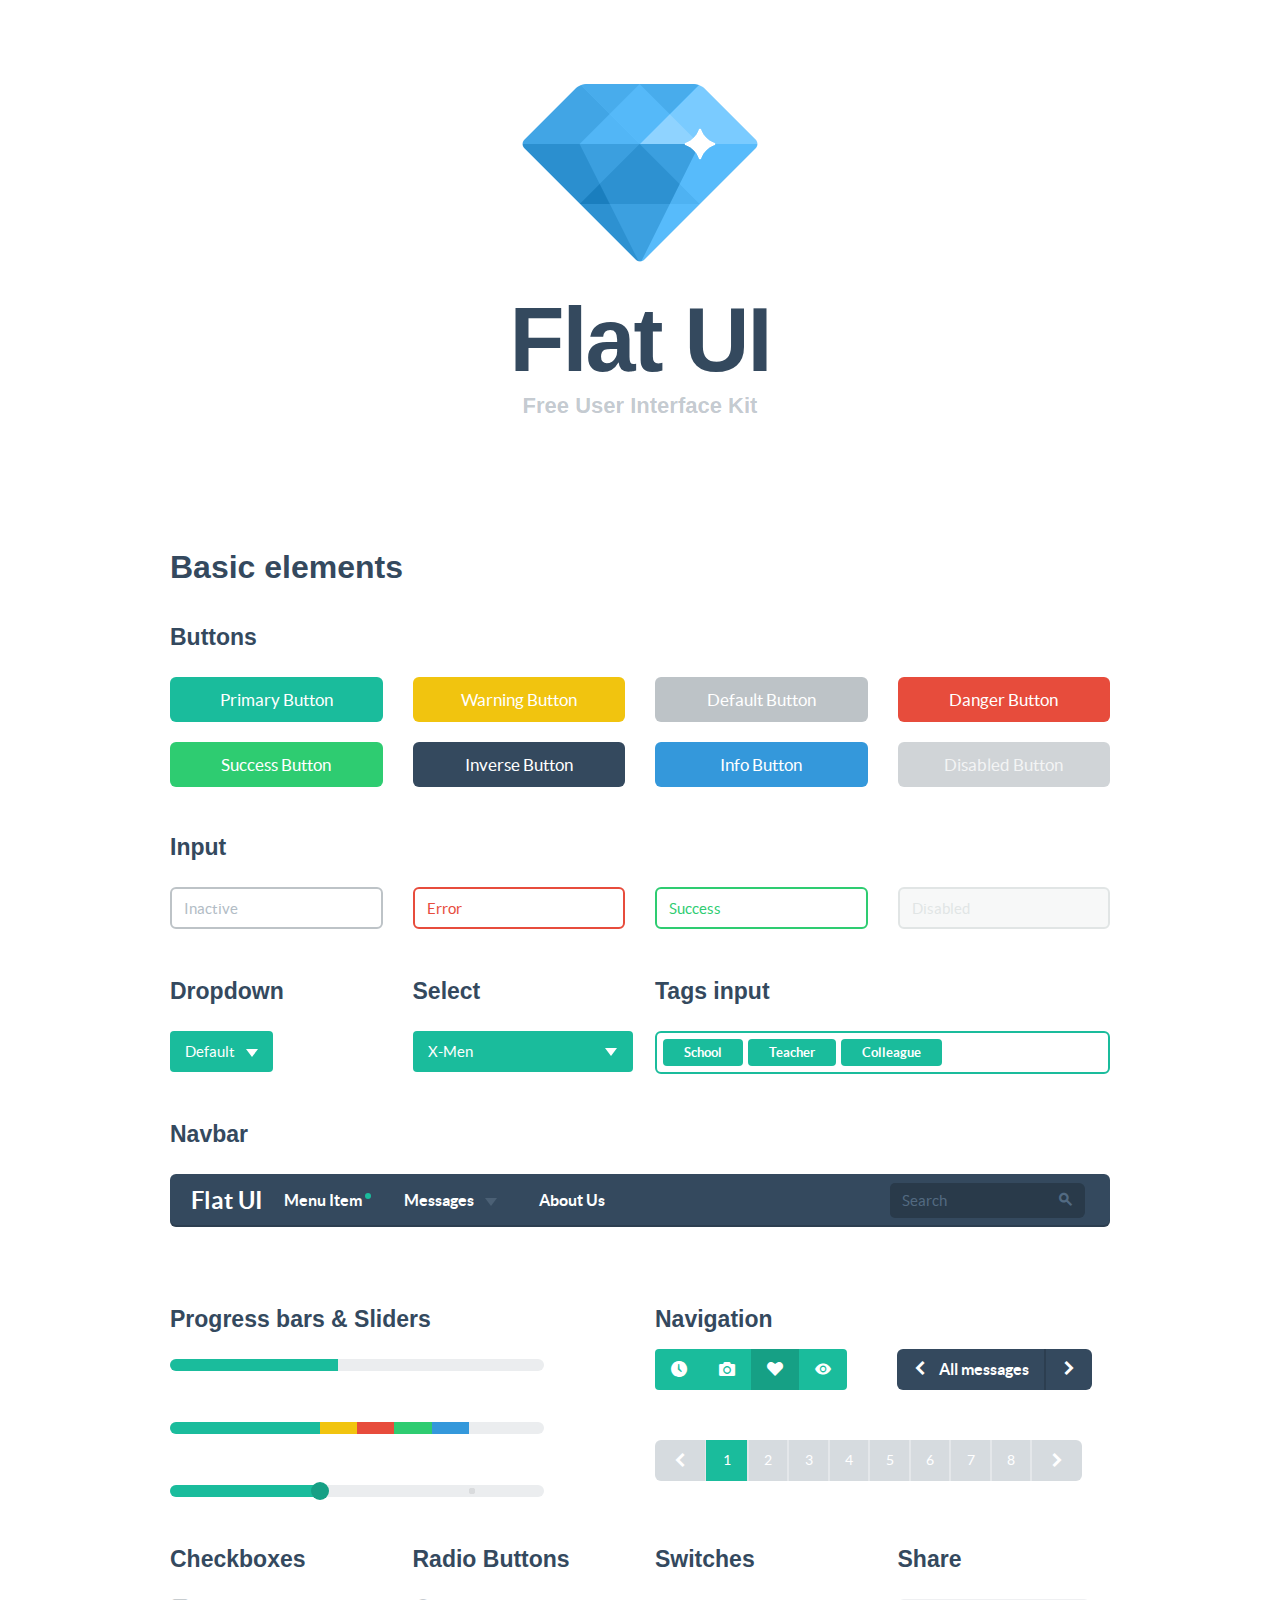
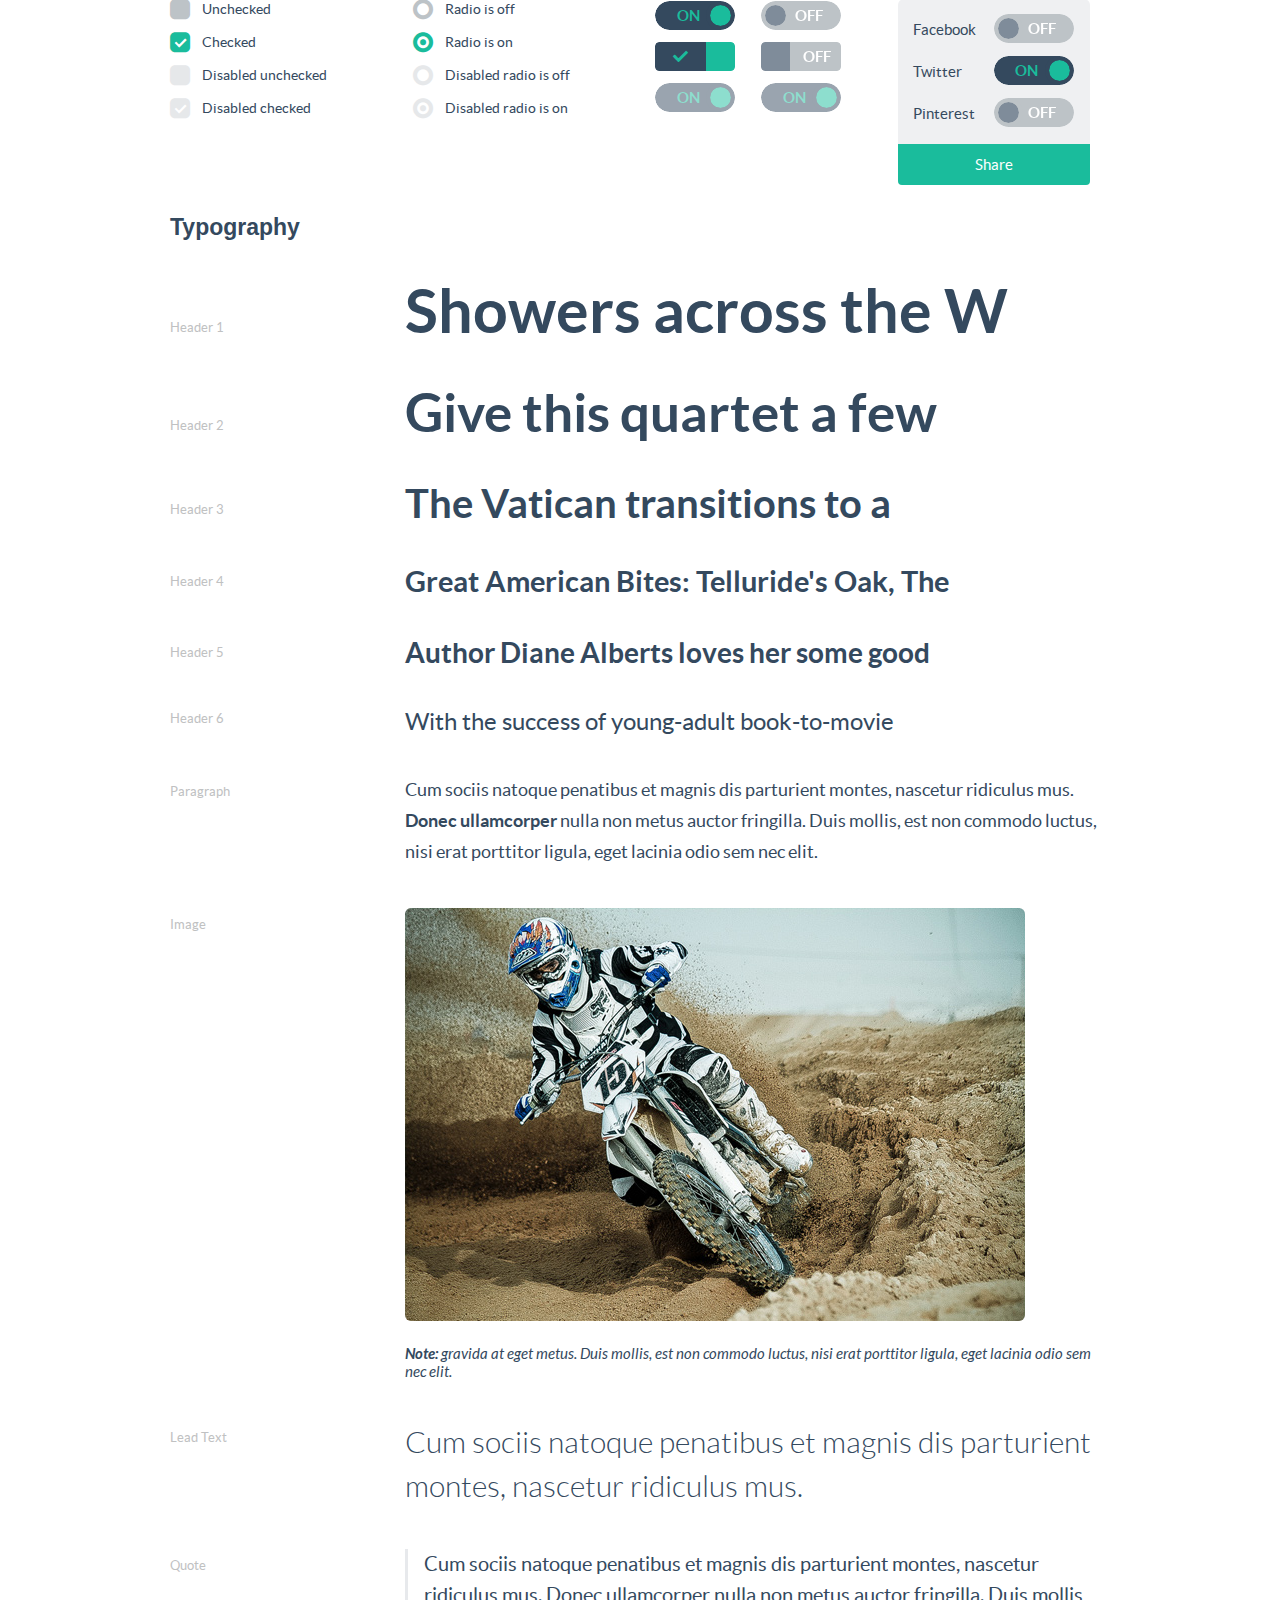
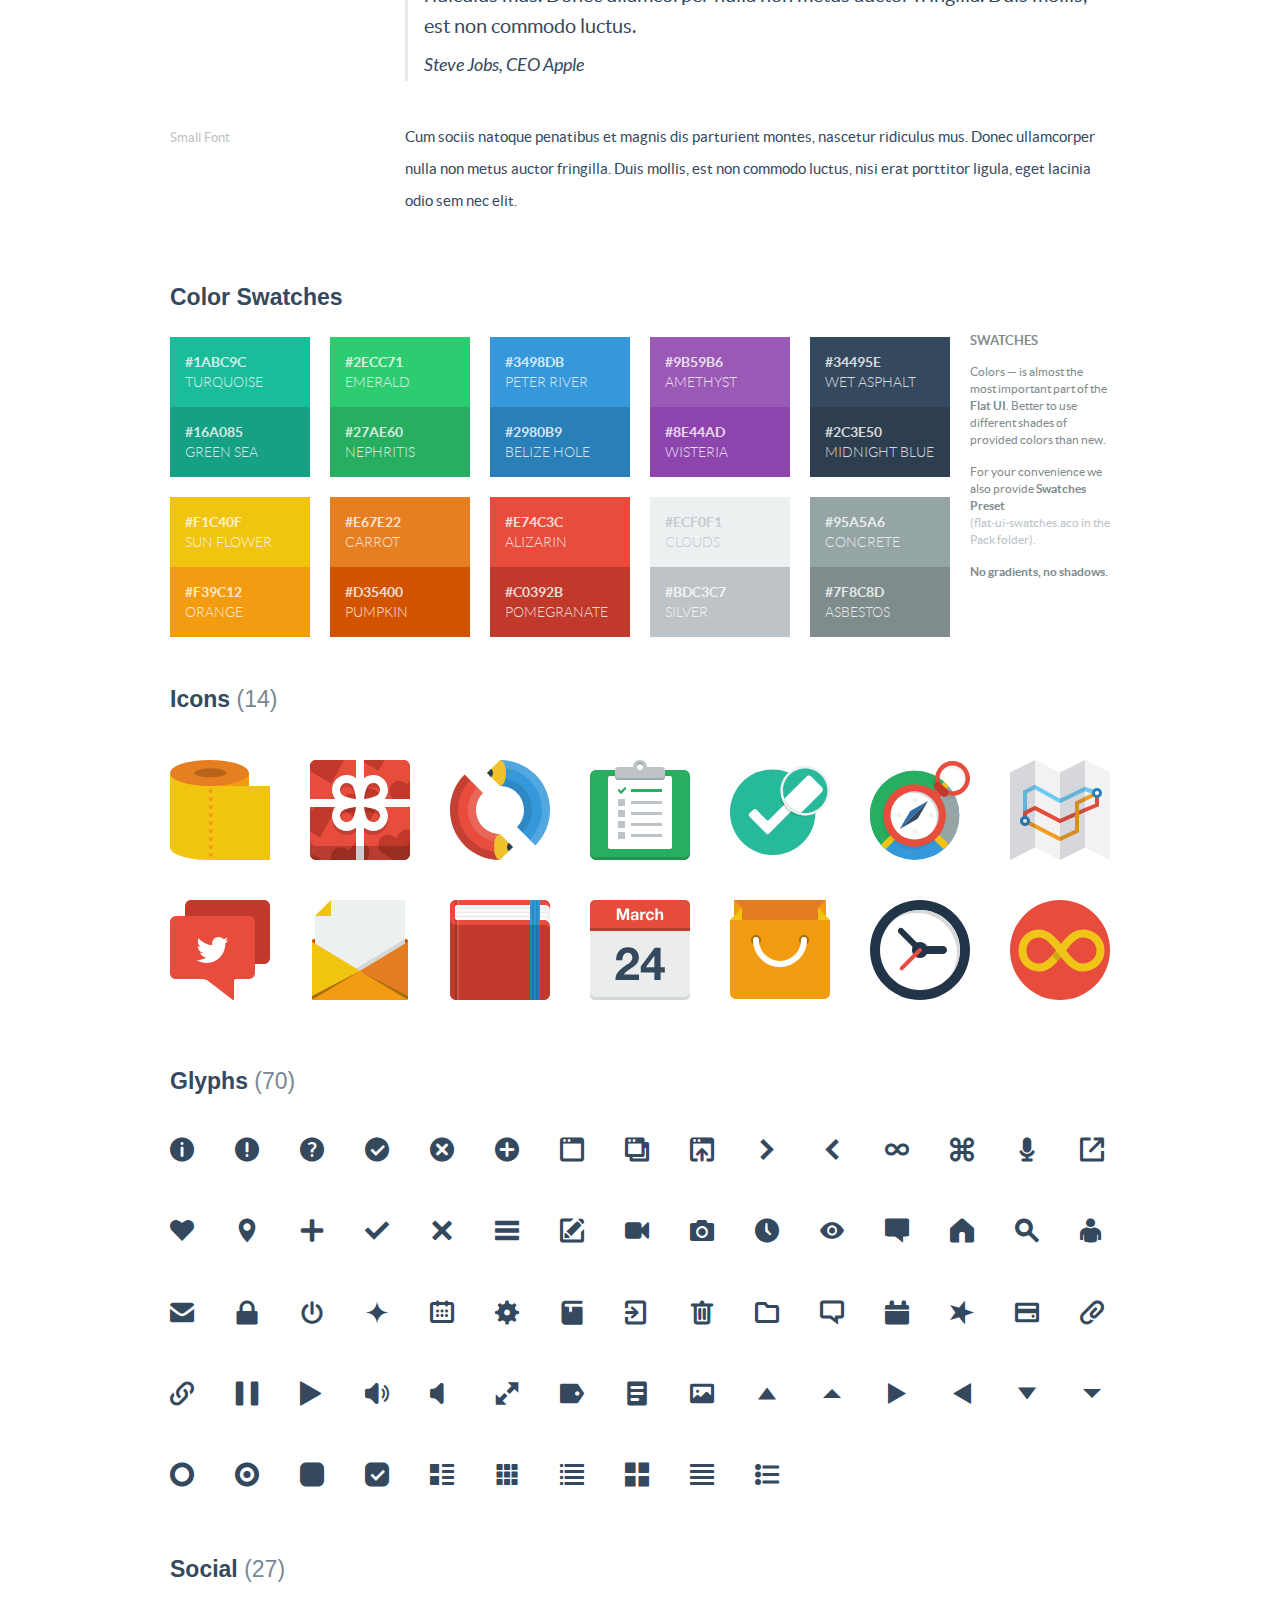
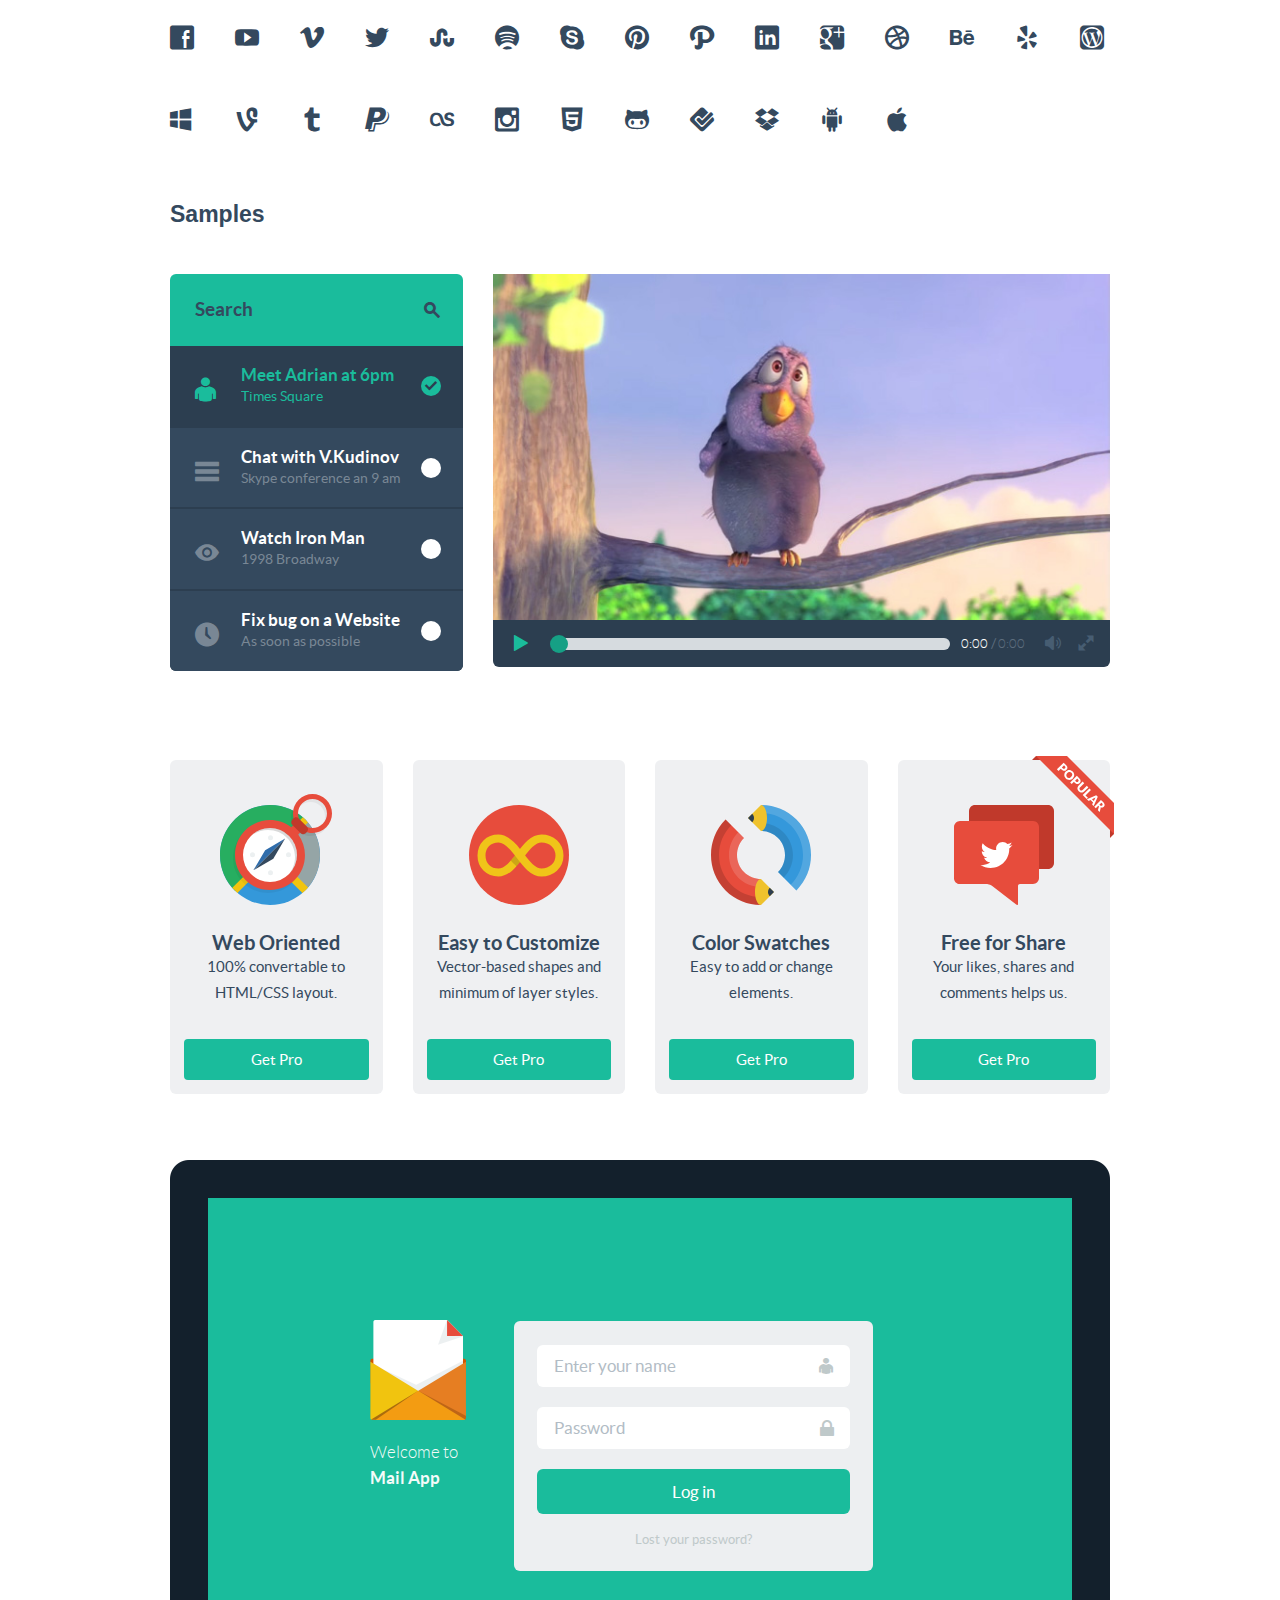
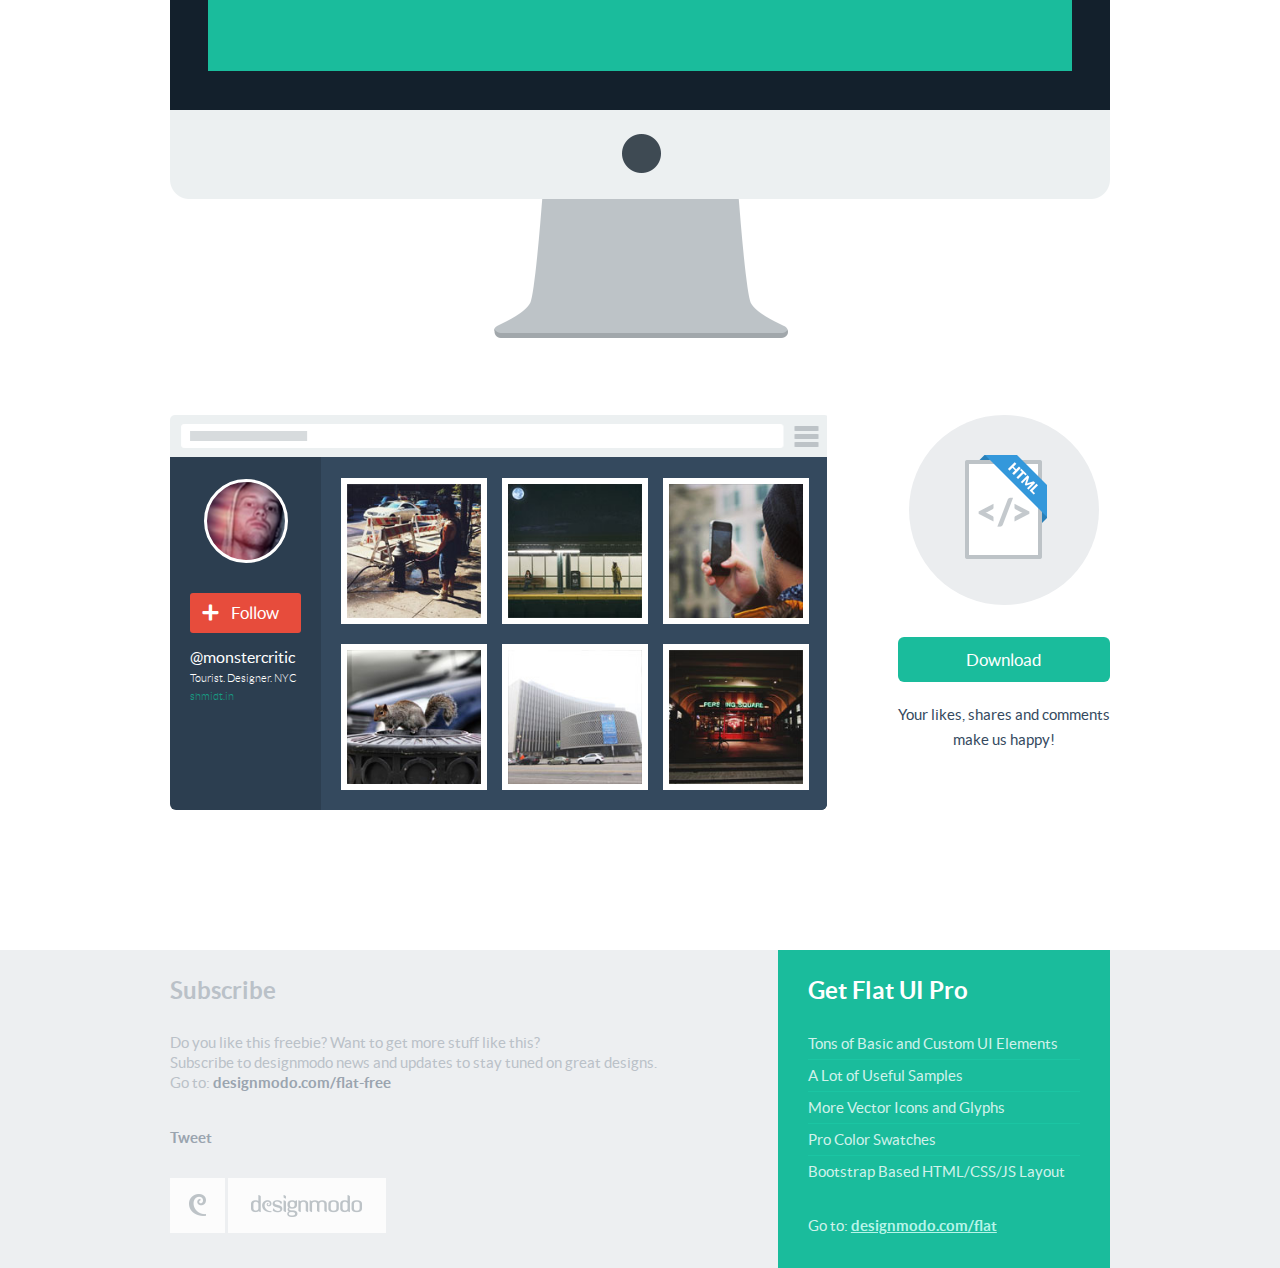
<file: src/app/bower_components/flat-ui/index.html>
<!DOCTYPE html>
<html lang="en">
  <head>
    <meta charset="utf-8">
    <title>Flat UI - Free Bootstrap Framework and Theme</title>
    <meta name="description" content="Flat UI Kit Free is a Twitter Bootstrap Framework design and Theme, this responsive framework includes a PSD and HTML version."/>

    <meta name="viewport" content="width=1000, initial-scale=1.0, maximum-scale=1.0">

    <!-- Loading Bootstrap -->
    <link href="dist/css/vendor/bootstrap.min.css" rel="stylesheet">

    <!-- Loading Flat UI -->
    <link href="dist/css/flat-ui.css" rel="stylesheet">
    <link href="docs/assets/css/demo.css" rel="stylesheet">

    <link rel="shortcut icon" href="img/favicon.ico">

    <!-- HTML5 shim, for IE6-8 support of HTML5 elements. All other JS at the end of file. -->
    <!--[if lt IE 9]>
      <script src="dist/js/vendor/html5shiv.js"></script>
      <script src="dist/js/vendor/respond.min.js"></script>
    <![endif]-->
  </head>
  <body>
    <div class="container">
      <div class="demo-headline">
        <h1 class="demo-logo">
          <div class="logo"></div>
          Flat UI
          <small>Free User Interface Kit</small>
        </h1>
      </div> <!-- /demo-headline -->

      <h1 class="demo-section-title">Basic elements</h1>
      <h3 class="demo-panel-title">Buttons</h3>

      <div class="row demo-row">
        <div class="col-xs-3">
          <a href="#fakelink" class="btn btn-block btn-lg btn-primary">Primary Button</a>
        </div>
        <div class="col-xs-3">
          <a href="#fakelink" class="btn btn-block btn-lg btn-warning">Warning Button</a>
        </div>
        <div class="col-xs-3">
          <a href="#fakelink" class="btn btn-block btn-lg btn-default">Default Button</a>
        </div>
        <div class="col-xs-3">
          <a href="#fakelink" class="btn btn-block btn-lg btn-danger">Danger Button</a>
        </div>
      </div> <!-- /row -->

      <div class="row demo-row">
        <div class="col-xs-3">
          <a href="#fakelink" class="btn btn-block btn-lg btn-success">Success Button</a>
        </div>
        <div class="col-xs-3">
          <a href="#fakelink" class="btn btn-block btn-lg btn-inverse">Inverse Button</a>
        </div>
        <div class="col-xs-3">
          <a href="#fakelink" class="btn btn-block btn-lg btn-info">Info Button</a>
        </div>
        <div class="col-xs-3">
          <a href="#fakelink" class="btn btn-block btn-lg btn-default disabled">Disabled Button</a>
        </div>
      </div> <!-- /row -->

      <h3 class="demo-panel-title">Input</h3>
      <div class="row">
        <div class="col-xs-3">
          <div class="form-group">
            <input type="text" value="" placeholder="Inactive" class="form-control" />
          </div>
        </div>
        <div class="col-xs-3">
          <div class="form-group has-error">
            <input type="text" value="Error" class="form-control" />
          </div>
        </div>
        <div class="col-xs-3">
          <div class="form-group has-success">
            <input type="text" value="Success" class="form-control" />
            <span class="input-icon fui-check-inverted"></span>
          </div>
        </div>
        <div class="col-xs-3">
          <div class="form-group">
            <input type="text" value="Disabled" disabled="disabled" class="form-control" />
          </div>
        </div>
      </div> <!-- /row -->

      <div class="row">
        <div class="col-xs-3">
          <h3 class="demo-panel-title">Dropdown</h3>

          <div class="btn-group">
            <button data-toggle="dropdown" class="btn btn-primary dropdown-toggle" type="button">Default <span class="caret"></span></button>
            <ul role="menu" class="dropdown-menu">
              <li><a href="#">Action</a></li>
              <li><a href="#">Another action</a></li>
              <li><a href="#">Something else here</a></li>
              <li class="divider"></li>
              <li><a href="#">Separated link</a></li>
            </ul>
          </div><!-- /btn-group -->
        </div> <!-- /.col-xs-3 -->
        <div class="col-xs-3">
          <h3 class="demo-panel-title">Select</h3>
          <select class="form-control select select-primary" data-toggle="select">
            <option value="0">Choose hero</option>
            <option value="1">Spider Man</option>
            <option value="2">Wolverine</option>
            <option value="3">Captain America</option>
            <option value="4" selected>X-Men</option>
            <option value="5">Crocodile</option>
          </select>
        </div> <!-- /.col-xs-3 -->
        <div class="col-xs-6">
          <h3 class="demo-panel-title">Tags input</h3>
          <div class="tagsinput-primary">
            <input name="tagsinput" class="tagsinput" data-role="tagsinput" value="School, Teacher, Colleague" />
          </div>
        </div> <!-- /.col-xs-6 -->
      </div> <!-- /.row -->

      <h3 class="demo-panel-title">Navbar</h3>
      <div class="row demo-row">
        <div class="col-xs-12">
          <nav class="navbar navbar-inverse navbar-embossed" role="navigation">
            <div class="navbar-header">
              <button type="button" class="navbar-toggle" data-toggle="collapse" data-target="#navbar-collapse-01">
                <span class="sr-only">Toggle navigation</span>
              </button>
              <a class="navbar-brand" href="#">Flat UI</a>
            </div>
            <div class="collapse navbar-collapse" id="navbar-collapse-01">
              <ul class="nav navbar-nav navbar-left">
                <li><a href="#fakelink">Menu Item<span class="navbar-unread">1</span></a></li>
                <li class="dropdown">
                  <a href="#" class="dropdown-toggle" data-toggle="dropdown">Messages <b class="caret"></b></a>
                  <span class="dropdown-arrow"></span>
                  <ul class="dropdown-menu">
                    <li><a href="#">Action</a></li>
                    <li><a href="#">Another action</a></li>
                    <li><a href="#">Something else here</a></li>
                    <li class="divider"></li>
                    <li><a href="#">Separated link</a></li>
                  </ul>
                </li>
                <li><a href="#fakelink">About Us</a></li>
               </ul>
               <form class="navbar-form navbar-right" action="#" role="search">
                <div class="form-group">
                  <div class="input-group">
                    <input class="form-control" id="navbarInput-01" type="search" placeholder="Search">
                    <span class="input-group-btn">
                      <button type="submit" class="btn"><span class="fui-search"></span></button>
                    </span>
                  </div>
                </div>
              </form>
            </div><!-- /.navbar-collapse -->
          </nav><!-- /navbar -->
        </div>
      </div> <!-- /row -->

      <div class="row">
        <div class="col-xs-5">
          <h3 class="demo-panel-title">Progress bars &amp; Sliders</h3>
          <div class="progress">
            <div class="progress-bar" style="width: 45%;"></div>
          </div>
          <br/>
          <div class="progress">
            <div class="progress-bar" style="width: 40%;"></div>
            <div class="progress-bar progress-bar-warning" style="width: 10%;"></div>
            <div class="progress-bar progress-bar-danger" style="width: 10%;"></div>
            <div class="progress-bar progress-bar-success" style="width: 10%;"></div>
            <div class="progress-bar progress-bar-info" style="width: 10%;"></div>
          </div>
          <br/>
          <div id="slider" class="ui-slider">
            <div class="ui-slider-segment"></div>
            <div class="ui-slider-segment"></div>
            <div class="ui-slider-segment"></div>
          </div>
        </div> <!-- /sliders -->

        <div class="col-xs-6 col-xs-offset-1">
          <h3 class="demo-panel-title">Navigation</h3>
          <div class="row demo-navigation">
            <div class="col-xs-6">
              <div class="btn-toolbar">
                <div class="btn-group">
                  <a class="btn btn-primary" href="#fakelink"><span class="fui-time"></span></a>
                  <a class="btn btn-primary" href="#fakelink"><span class="fui-photo"></span></a>
                  <a class="btn btn-primary active" href="#fakelink"><span class="fui-heart"></span></a>
                  <a class="btn btn-primary" href="#fakelink"><span class="fui-eye"></span></a>
                </div>
              </div> <!-- /toolbar -->
            </div>
            <div class="col-xs-6 demo-pager">
              <ul class="pager">
                <li class="previous">
                  <a href="#fakelink">
                    <span class="fui-arrow-left"></span>
                    <span>All messages</span>
                  </a>
                </li>
                <li class="next">
                  <a href="#fakelink">
                    <span class="fui-arrow-right"></span>
                  </a>
                </li>
              </ul> <!-- /pager -->
            </div>
          </div> <!-- /demo-navigation -->

          <div class="pagination">
            <ul>
              <li class="previous"><a href="#fakelink" class="fui-arrow-left"></a></li>
              <li class="active"><a href="#fakelink">1</a></li>
              <li><a href="#fakelink">2</a></li>
              <li><a href="#fakelink">3</a></li>
              <li><a href="#fakelink">4</a></li>
              <li><a href="#fakelink">5</a></li>
              <li><a href="#fakelink">6</a></li>
              <li><a href="#fakelink">7</a></li>
              <li><a href="#fakelink">8</a></li>
              <li class="next"><a href="#fakelink" class="fui-arrow-right"></a></li>
            </ul>
          </div> <!-- /pagination -->
        </div> <!-- /navigation -->
      </div> <!-- /row -->

      <div class="row">
        <div class="col-xs-3">
          <h3 class="demo-panel-title">Checkboxes</h3>
          <label class="checkbox" for="checkbox1">
            <input type="checkbox" value="" id="checkbox1" data-toggle="checkbox">
            Unchecked
          </label>
          <label class="checkbox" for="checkbox2">
            <input type="checkbox" checked="checked" value="" id="checkbox2" data-toggle="checkbox" checked="">
            Checked
          </label>
          <label class="checkbox" for="checkbox3">
            <input type="checkbox" value="" id="checkbox3" data-toggle="checkbox" disabled="">
            Disabled unchecked
          </label>
          <label class="checkbox" for="checkbox4">
            <input type="checkbox" checked="checked" value="" id="checkbox4" data-toggle="checkbox" disabled="" checked="">
            Disabled checked
          </label>
        </div> <!-- /checkboxes col-xs-3 -->

        <div class="col-xs-3">
          <h3 class="demo-panel-title">Radio Buttons</h3>
          <label class="radio">
            <input type="radio" name="optionsRadios" id="optionsRadios1" value="option1" data-toggle="radio">
            Radio is off
          </label>
          <label class="radio">
            <input type="radio" name="optionsRadios" id="optionsRadios2" value="option1" data-toggle="radio" checked="">
            Radio is on
          </label>

          <label class="radio">
            <input type="radio" name="optionsRadiosDisabled" id="optionsRadios3" value="option2" data-toggle="radio" disabled="">
            Disabled radio is off
          </label>
          <label class="radio">
            <input type="radio" name="optionsRadiosDisabled" id="optionsRadios4" value="option2" data-toggle="radio" checked="" disabled="">
            Disabled radio is on
          </label>
        </div> <!-- /radios col-xs-3 -->

        <div class="col-xs-3">
          <h3 class="demo-panel-title">Switches</h3>

          <table width="100%">
            <tr>
              <td width="50%" class="pbm">
                <input type="checkbox" checked data-toggle="switch" id="custom-switch-01" />
              </td>
              <td class="pbm">
                <input type="checkbox" data-toggle="switch" id="custom-switch-02" />
              </td>
            </tr>
            <tr>
              <td class="pbm">
                <div class="bootstrap-switch-square">
                  <input type="checkbox" checked data-toggle="switch" id="custom-switch-03" data-on-text="<span class='fui-check'></span>" data-off-text="<span class='fui-cross'></span>" />
                </div>
              </td>
              <td class="pbm">
                <div class="bootstrap-switch-square">
                  <input type="checkbox" data-toggle="switch" id="custom-switch-04" />
                </div>
              </td>
            </tr>
            <tr>
              <td>
                <input type="checkbox" checked disabled data-toggle="switch" id="custom-switch-5" />
              </td>
              <td>
                <input type="checkbox" checked disabled data-toggle="switch" id="custom-switch-6" />
              </td>
            </tr>
          </table>
        </div> <!-- /.col-xs-3 -->
        <div class="col-xs-3">
          <h3 class="demo-panel-title">Share</h3>
          <div class="share mrl">
            <ul>
              <li>
                <label class="share-label" for="share-toggle2">Facebook</label>
                <input type="checkbox" data-toggle="switch" />
              </li>
              <li>
                <label class="share-label" for="share-toggle4">Twitter</label>
                <input type="checkbox" checked="" data-toggle="switch" />
              </li>
              <li>
                <label class="share-label" for="share-toggle6">Pinterest</label>
                <input type="checkbox" data-toggle="switch" />
              </li>
            </ul>
            <a href="#" class="btn btn-primary btn-block btn-large">Share</a>
          </div> <!-- /share -->
        </div><!-- /.col-xs-3 -->
      </div> <!-- /.row -->

      <div class="demo-row typography-row">
      	<div class="demo-title">
      		<h3 class="demo-panel-title">Typography</h3>
      	</div>
      	<div class="demo-content">
      		<div class="demo-type-example">
	      		<h1><span class="demo-heading-note">Header 1</span>Showers across the W</h1>
      		</div>
      		<div class="demo-type-example">
	      		<h2><span class="demo-heading-note">Header 2</span>Give this quartet a few</h2>
      		</div>
      		<div class="demo-type-example">
	      		<h3><span class="demo-heading-note">Header 3</span>The Vatican transitions to a</h3>
      		</div>
      		<div class="demo-type-example">
	      		<h4><span class="demo-heading-note">Header 4</span>Great American Bites: Telluride's Oak, The</h4>
      		</div>
      		<div class="demo-type-example">
	      		<h5><span class="demo-heading-note">Header 5</span>Author Diane Alberts loves her some good</h5>
      		</div>
      		<div class="demo-type-example">
	      		<h6><span class="demo-heading-note">Header 6</span>With the success of young-adult book-to-movie</h6>
      		</div>
      		<div class="demo-type-example">
	      		<span class="demo-text-note">Paragraph</span>
	          <p>Cum sociis natoque penatibus et magnis dis parturient montes, nascetur ridiculus mus. <strong>Donec ullamcorper</strong> nulla non metus auctor fringilla. Duis mollis, est non commodo luctus, nisi erat porttitor ligula, eget lacinia odio sem nec elit.</p>
      		</div>
      		<div class="demo-type-example">
	      		<span class="demo-text-note">Image</span>
	          <img src="docs/assets/img/example-image.jpg" alt="example-image" class="img-rounded img-responsive">
	          <p class="img-comment"><strong>Note:</strong> gravida at eget metus. Duis mollis, est non commodo luctus, nisi erat porttitor ligula, eget lacinia odio sem nec elit.</p>
      		</div>
      		<div class="demo-type-example">
	      		<span class="demo-text-note">Lead Text</span>
						<p class="lead">Cum sociis natoque penatibus et magnis dis parturient montes, nascetur ridiculus mus.</p>
      		</div>
      		<div class="demo-type-example">
	      		<span class="demo-text-note">Quote</span>
	          <blockquote>
	            <p>Cum sociis natoque penatibus et magnis dis parturient montes, nascetur ridiculus mus. Donec ullamcorper nulla non metus auctor fringilla. Duis mollis, est non commodo luctus.</p>
	            <small>Steve Jobs, CEO Apple</small>
	          </blockquote>
      		</div>
      		<div class="demo-type-example">
	      		<span class="demo-text-note">Small Font</span>
	          <p><small>Cum sociis natoque penatibus et magnis dis parturient montes, nascetur ridiculus mus. Donec ullamcorper nulla non metus auctor fringilla. Duis mollis, est non commodo luctus, nisi erat porttitor ligula, eget lacinia odio sem nec elit.</small></p>
      		</div>
      	</div><!-- /.demo-content-wide -->
      </div><!-- /.demo-row -->

      <h3 class="demo-panel-title">Color Swatches</h3>
      <div class="row demo-swatches-row">
	      <div class="swatches-col">
		      <div class="pallete-item">
			      <dl class="palette palette-turquoise">
                <dt>#1abc9c</dt>
                <dd>Turquoise</dd>
              </dl>
              <dl class="palette palette-green-sea">
                <dt>#16a085</dt>
                <dd>Green sea</dd>
              </dl>
		      </div>
		      <div class="pallete-item">
			      <dl class="palette palette-emerald">
              <dt>#2ecc71</dt>
              <dd>Emerald</dd>
            </dl>
            <dl class="palette palette-nephritis">
              <dt>#27ae60</dt>
              <dd>Nephritis</dd>
            </dl>
		      </div>
		      <div class="pallete-item">
			      <dl class="palette palette-peter-river">
              <dt>#3498db</dt>
              <dd>Peter river</dd>
            </dl>
            <dl class="palette palette-belize-hole">
              <dt>#2980b9</dt>
              <dd>Belize hole</dd>
            </dl>
		      </div>
		      <div class="pallete-item">
			      <dl class="palette palette-amethyst">
              <dt>#9b59b6</dt>
              <dd>Amethyst</dd>
            </dl>
            <dl class="palette palette-wisteria">
              <dt>#8e44ad</dt>
              <dd>Wisteria</dd>
            </dl>
		      </div>
		      <div class="pallete-item">
			      <dl class="palette palette-wet-asphalt">
              <dt>#34495e</dt>
              <dd>Wet asphalt</dd>
            </dl>
            <dl class="palette palette-midnight-blue">
              <dt>#2c3e50</dt>
              <dd>Midnight blue</dd>
            </dl>
		      </div>
		      <div class="pallete-item">
			      <dl class="palette palette-sun-flower">
              <dt>#f1c40f</dt>
              <dd>Sun flower</dd>
            </dl>
            <dl class="palette palette-orange">
              <dt>#f39c12</dt>
              <dd>Orange</dd>
            </dl>
		      </div>
		      <div class="pallete-item">
			      <dl class="palette palette-carrot">
              <dt>#e67e22</dt>
              <dd>Carrot</dd>
            </dl>
            <dl class="palette palette-pumpkin">
              <dt>#d35400</dt>
              <dd>Pumpkin</dd>
            </dl>
		      </div>
		      <div class="pallete-item">
			      <dl class="palette palette-alizarin">
              <dt>#e74c3c</dt>
              <dd>Alizarin</dd>
            </dl>
            <dl class="palette palette-pomegranate">
              <dt>#c0392b</dt>
              <dd>Pomegranate</dd>
            </dl>
		      </div>
		      <div class="pallete-item">
			      <dl class="palette palette-clouds">
              <dt>#ecf0f1</dt>
              <dd>Clouds</dd>
            </dl>
            <dl class="palette palette-silver">
              <dt>#bdc3c7</dt>
              <dd>Silver</dd>
            </dl>
		      </div>
		      <div class="pallete-item">
			      <dl class="palette palette-concrete">
              <dt>#95a5a6</dt>
              <dd>Concrete</dd>
            </dl>
            <dl class="palette palette-asbestos">
              <dt>#7f8c8d</dt>
              <dd>Asbestos</dd>
            </dl>
		      </div>
	      </div> <!-- /swatches items -->
	      <div class="swatches-desc-col">
		      <h6 class="palette-headline">SWATCHES</h6>
          <p class="palette-paragraph">
            Colors &mdash; is almost the most important part of the <strong>Flat UI</strong>. Better to use different shades of provided colors than new.
          </p>
          <p class="palette-paragraph">
            For your convenience we also provide <strong>Swatches Preset</strong> <span>(flat&#8209;ui&#8209;swatches.aco in the Pack folder).</span>
          </p>
          <p class="palette-paragraph">
            <strong>No gradients, no shadows.</strong>
          </p>
	      </div> <!-- /swatches desc -->
      </div> <!-- /swatches row -->

      <h3 class="demo-panel-title">Icons <small>(14)</small></h3>
      <div class="demo-illustrations">
        <div class="demo-content">
          <div><img src="img/icons/svg/toilet-paper.svg" alt="Toilet-Paper"></div>
          <div><img src="img/icons/svg/gift-box.svg" alt="Gift-Box"></div>
          <div><img src="img/icons/svg/pencils.svg" alt="Pensils"></div>
          <div><img src="img/icons/svg/clipboard.svg" alt="Clipboard"></div>
          <div><img src="img/icons/svg/retina.svg" alt="Retina"></div>
          <div><img src="img/icons/svg/compas.svg" alt="Compas"></div>
          <div><img src="img/icons/svg/map.svg" alt="Map"></div>
          <div><img src="img/icons/svg/chat.svg" alt="Chat"></div>
          <div><img src="img/icons/svg/mail.svg" alt="Mail"></div>
          <div><img src="img/icons/svg/book.svg" alt="Book"></div>
          <div><img src="img/icons/svg/calendar.svg" alt="Calendar"></div>
          <div><img src="img/icons/svg/paper-bag.svg" alt="Pocket"></div>
          <div><img src="img/icons/svg/clocks.svg" alt="Watches"></div>
          <div><img src="img/icons/svg/loop.svg" alt="Infinity-Loop"></div>
        </div>
      </div>


      <h3 class="demo-panel-title">Glyphs <small>(70)</small></h3>
      <div class="demo-icons">
        <div class="demo-content">
          <span class="fui-info-circle"></span>
          <span class="fui-alert-circle"></span>
          <span class="fui-question-circle"></span>
          <span class="fui-check-circle"></span>
          <span class="fui-cross-circle"></span>
          <span class="fui-plus-circle"></span>
          <span class="fui-window"></span>
          <span class="fui-windows"></span>
          <span class="fui-upload"></span>
          <span class="fui-arrow-right"></span>
          <span class="fui-arrow-left"></span>
          <span class="fui-loop"></span>
          <span class="fui-cmd"></span>
          <span class="fui-mic"></span>
          <span class="fui-export"></span>
          <span class="fui-heart"></span>
          <span class="fui-location"></span>
          <span class="fui-plus"></span>
          <span class="fui-check"></span>
          <span class="fui-cross"></span>
          <span class="fui-list"></span>
          <span class="fui-new"></span>
          <span class="fui-video"></span>
          <span class="fui-photo"></span>
          <span class="fui-time"></span>
          <span class="fui-eye"></span>
          <span class="fui-chat"></span>
          <span class="fui-home"></span>
          <span class="fui-search"></span>
          <span class="fui-user"></span>
          <span class="fui-mail"></span>
          <span class="fui-lock"></span>
          <span class="fui-power"></span>
          <span class="fui-star"></span>
          <span class="fui-calendar"></span>
          <span class="fui-gear"></span>
          <span class="fui-bookmark"></span>
          <span class="fui-exit"></span>
          <span class="fui-trash"></span>
          <span class="fui-folder"></span>
          <span class="fui-bubble"></span>
          <span class="fui-calendar-solid"></span>
          <span class="fui-star-2"></span>
          <span class="fui-credit-card"></span>
          <span class="fui-clip"></span>
          <span class="fui-link"></span>
          <span class="fui-pause"></span>
          <span class="fui-play"></span>
          <span class="fui-volume"></span>
          <span class="fui-mute"></span>
          <span class="fui-resize"></span>
          <span class="fui-tag"></span>
          <span class="fui-document"></span>
          <span class="fui-image"></span>
          <span class="fui-triangle-up"></span>
          <span class="fui-triangle-up-small"></span>
          <span class="fui-triangle-right-large"></span>
          <span class="fui-triangle-left-large"></span>
          <span class="fui-triangle-down"></span>
          <span class="fui-triangle-down-small"></span>
          <span class="fui-radio-unchecked"></span>
          <span class="fui-radio-checked"></span>
          <span class="fui-checkbox-unchecked"></span>
          <span class="fui-checkbox-checked"></span>
          <span class="fui-list-thumbnailed"></span>
          <span class="fui-list-small-thumbnails"></span>
          <span class="fui-list-numbered"></span>
          <span class="fui-list-large-thumbnails"></span>
          <span class="fui-list-columned"></span>
          <span class="fui-list-bulleted"></span>
        </div><!-- /.demo-content -->
      </div><!-- /.demo-icons -->

      <h3 class="demo-panel-title">Social <small>(27)</small></h3>
      <div class="demo-icons">
        <div class="demo-content">
          <span class="fui-facebook"></span>
          <span class="fui-youtube"></span>
          <span class="fui-vimeo"></span>
          <span class="fui-twitter"></span>
          <span class="fui-stumbleupon"></span>
          <span class="fui-spotify"></span>
          <span class="fui-skype"></span>
          <span class="fui-pinterest"></span>
          <span class="fui-path"></span>
          <span class="fui-linkedin"></span>
          <span class="fui-google-plus"></span>
          <span class="fui-dribbble"></span>
          <span class="fui-behance"></span>
          <span class="fui-yelp"></span>
          <span class="fui-wordpress"></span>
          <span class="fui-windows-8"></span>
          <span class="fui-vine"></span>
          <span class="fui-tumblr"></span>
          <span class="fui-paypal"></span>
          <span class="fui-lastfm"></span>
          <span class="fui-instagram"></span>
          <span class="fui-html5"></span>
          <span class="fui-github"></span>
          <span class="fui-foursquare"></span>
          <span class="fui-dropbox"></span>
          <span class="fui-android"></span>
          <span class="fui-apple"></span>
        </div><!-- /.demo-content -->
      </div><!-- /.demo-icons -->

      <h3 class="demo-panel-title mbl pbl">Samples</h3>
      <div class="row demo-samples">
        <div class="col-xs-4">
          <div class="todo">
            <div class="todo-search">
              <input class="todo-search-field" type="search" value="" placeholder="Search" />
            </div>
            <ul>
              <li class="todo-done">
                <div class="todo-icon fui-user"></div>
                <div class="todo-content">
                  <h4 class="todo-name">
                    Meet <strong>Adrian</strong> at <strong>6pm</strong>
                  </h4>
                  Times Square
                </div>
              </li>
              <li>
                <div class="todo-icon fui-list"></div>
                <div class="todo-content">
                  <h4 class="todo-name">
                    Chat with <strong>V.Kudinov</strong>
                  </h4>
                  Skype conference an 9 am
                </div>
              </li>
              <li>
                <div class="todo-icon fui-eye"></div>
                <div class="todo-content">
                  <h4 class="todo-name">
                    Watch <strong>Iron Man</strong>
                  </h4>
                  1998 Broadway
                </div>
              </li>
              <li>
                <div class="todo-icon fui-time"></div>
                <div class="todo-content">
                  <h4 class="todo-name">
                    Fix bug on a <strong>Website</strong>
                  </h4>
                  As soon as possible
                </div>
              </li>
            </ul>
          </div><!-- /.todo -->
        </div><!-- /.col-xs-4 -->

        <div class="col-xs-8">
          <video class="video-js" preload="auto" poster="docs/assets/img/video/poster.jpg" data-setup="{}">
            <source src="http://iurevych.github.com/Flat-UI-videos/big_buck_bunny.mp4" type="video/mp4">
            <source src="http://iurevych.github.com/Flat-UI-videos/big_buck_bunny.webm" type="video/webm">
          </video>
        </div> <!-- /video -->
      </div>

      <div class="row demo-tiles">
        <div class="col-xs-3">
          <div class="tile">
            <img src="img/icons/svg/compas.svg" alt="Compas" class="tile-image big-illustration">
            <h3 class="tile-title">Web Oriented</h3>
            <p>100% convertable to HTML/CSS layout.</p>
            <a class="btn btn-primary btn-large btn-block" href="http://designmodo.com/flat">Get Pro</a>
          </div>
        </div>

        <div class="col-xs-3">
          <div class="tile">
            <img src="img/icons/svg/loop.svg" alt="Infinity-Loop" class="tile-image">
            <h3 class="tile-title">Easy to Customize</h3>
            <p>Vector-based shapes and minimum of layer styles.</p>
            <a class="btn btn-primary btn-large btn-block" href="http://designmodo.com/flat">Get Pro</a>
          </div>
        </div>

        <div class="col-xs-3">
          <div class="tile">
            <img src="img/icons/svg/pencils.svg" alt="Pensils" class="tile-image">
            <h3 class="tile-title">Color Swatches</h3>
            <p>Easy to add or change elements. </p>
            <a class="btn btn-primary btn-large btn-block" href="http://designmodo.com/flat">Get Pro</a>
          </div>
        </div>

        <div class="col-xs-3">
          <div class="tile tile-hot">
            <img src="img/icons/svg/ribbon.svg" alt="ribbon" class="tile-hot-ribbon">
            <img src="img/icons/svg/chat.svg" alt="Chat" class="tile-image">
            <h3 class="tile-title">Free for Share</h3>
            <p>Your likes, shares and comments helps us.</p>
            <a class="btn btn-primary btn-large btn-block" href="http://designmodo.com/flat">Get Pro</a>
          </div>

        </div>
      </div> <!-- /tiles -->

      <div class="login">
        <div class="login-screen">
          <div class="login-icon">
            <img src="img/login/icon.png" alt="Welcome to Mail App" />
            <h4>Welcome to <small>Mail App</small></h4>
          </div>

          <div class="login-form">
            <div class="form-group">
              <input type="text" class="form-control login-field" value="" placeholder="Enter your name" id="login-name" />
              <label class="login-field-icon fui-user" for="login-name"></label>
            </div>

            <div class="form-group">
              <input type="password" class="form-control login-field" value="" placeholder="Password" id="login-pass" />
              <label class="login-field-icon fui-lock" for="login-pass"></label>
            </div>

            <a class="btn btn-primary btn-lg btn-block" href="#">Log in</a>
            <a class="login-link" href="#">Lost your password?</a>
          </div>
        </div>
      </div>

      <div class="row">
        <div class="col-xs-9">
          <div class="demo-browser">
            <div class="demo-browser-side">
              <div class="demo-browser-author"></div>
              <div class="demo-browser-action">
                <a class="btn btn-danger btn-lg btn-block" href="http://twitter.com/monstercritic" target="_blank">
                  <span class="fui-plus"></span>Follow
                </a>
              </div>
              <h5>@monstercritic</h5>
              <h6>
                Tourist. Designer. NYC
                <a href="http://shmidt.in" target="_blank">shmidt.in</a>
              </h6>
            </div>
            <div class="demo-browser-content">
              <img src="docs/assets/img/demo/browser-pic-1.jpg" alt="" />
              <img src="docs/assets/img/demo/browser-pic-2.jpg" alt="" />
              <img src="docs/assets/img/demo/browser-pic-3.jpg" alt="" />
              <img src="docs/assets/img/demo/browser-pic-4.jpg" alt="" />
              <img src="docs/assets/img/demo/browser-pic-5.jpg" alt="" />
              <img src="docs/assets/img/demo/browser-pic-6.jpg" alt="" />
            </div>
          </div>
        </div>

        <div class="col-xs-3">
          <div class="demo-download">
            <img src="docs/assets/img/demo/html-icon.png" src="Free PSD" />
          </div>

          <a href="https://github.com/designmodo/Flat-UI/archive/master.zip" class="btn btn-primary btn-lg btn-block">Download</a>

          <p class="demo-download-text">Your likes, shares and comments make us happy!</p>
        </div>
      </div> <!-- /download area -->

    </div> <!-- /container -->

    <footer>
      <div class="container">
        <div class="row">
          <div class="col-xs-7">
            <h3 class="footer-title">Subscribe</h3>
            <p>Do you like this freebie? Want to get more stuff like this?<br/>
              Subscribe to designmodo news and updates to stay tuned on great designs.<br/>
              Go to: <a href="http://designmodo.com/flat-free" target="_blank">designmodo.com/flat-free</a>
            </p>

            <p class="pvl">
              <a href="https://twitter.com/share" class="twitter-share-button" data-url="http://designmodo.com/flat-free/" data-text="Flat UI Free - PSD&amp;amp;HTML User Interface Kit" data-via="designmodo">Tweet</a>
							<script>!function(d,s,id){var js,fjs=d.getElementsByTagName(s)[0],p=/^http:/.test(d.location)?'http':'https';if(!d.getElementById(id)){js=d.createElement(s);js.id=id;js.src=p+'://platform.twitter.com/widgets.js';fjs.parentNode.insertBefore(js,fjs);}}(document, 'script', 'twitter-wjs');</script>
              <iframe src="http://ghbtns.com/github-btn.html?user=designmodo&repo=Flat-UI&type=watch&count=true" height="20" width="107" frameborder="0" scrolling="0" style="width:105px; height: 20px;" allowTransparency="true"></iframe>
              <iframe src="http://ghbtns.com/github-btn.html?user=designmodo&repo=Flat-UI&type=fork&count=true" height="20" width="107" frameborder="0" scrolling="0" style="width:105px; height: 20px;" allowTransparency="true"></iframe>
              <iframe src="http://ghbtns.com/github-btn.html?user=designmodo&type=follow&count=true" height="20" width="195" frameborder="0" scrolling="0" style="width:195px; height: 20px;" allowTransparency="true"></iframe>
            </p>

            <a class="footer-brand" href="http://designmodo.com" target="_blank">
              <img src="docs/assets/img/footer/logo.png" alt="Designmodo.com" />
            </a>
          </div> <!-- /col-xs-7 -->

          <div class="col-xs-5">
            <div class="footer-banner">
              <h3 class="footer-title">Get Flat UI Pro</h3>
              <ul>
                <li>Tons of Basic and Custom UI Elements</li>
                <li>A Lot of Useful Samples</li>
                <li>More Vector Icons and Glyphs</li>
                <li>Pro Color Swatches</li>
                <li>Bootstrap Based HTML/CSS/JS Layout</li>
              </ul>
              Go to: <a href="http://designmodo.com/flat" target="_blank">designmodo.com/flat</a>
            </div>
          </div>
        </div>
      </div>
    </footer>

    <script src="dist/js/vendor/jquery.min.js"></script>
    <script src="dist/js/vendor/video.js"></script>
    <script src="dist/js/flat-ui.min.js"></script>
    <script src="docs/assets/js/application.js"></script>

    <script>
      videojs.options.flash.swf = "dist/js/vendors/video-js.swf"
    </script>
  </body>
</html>
</file>
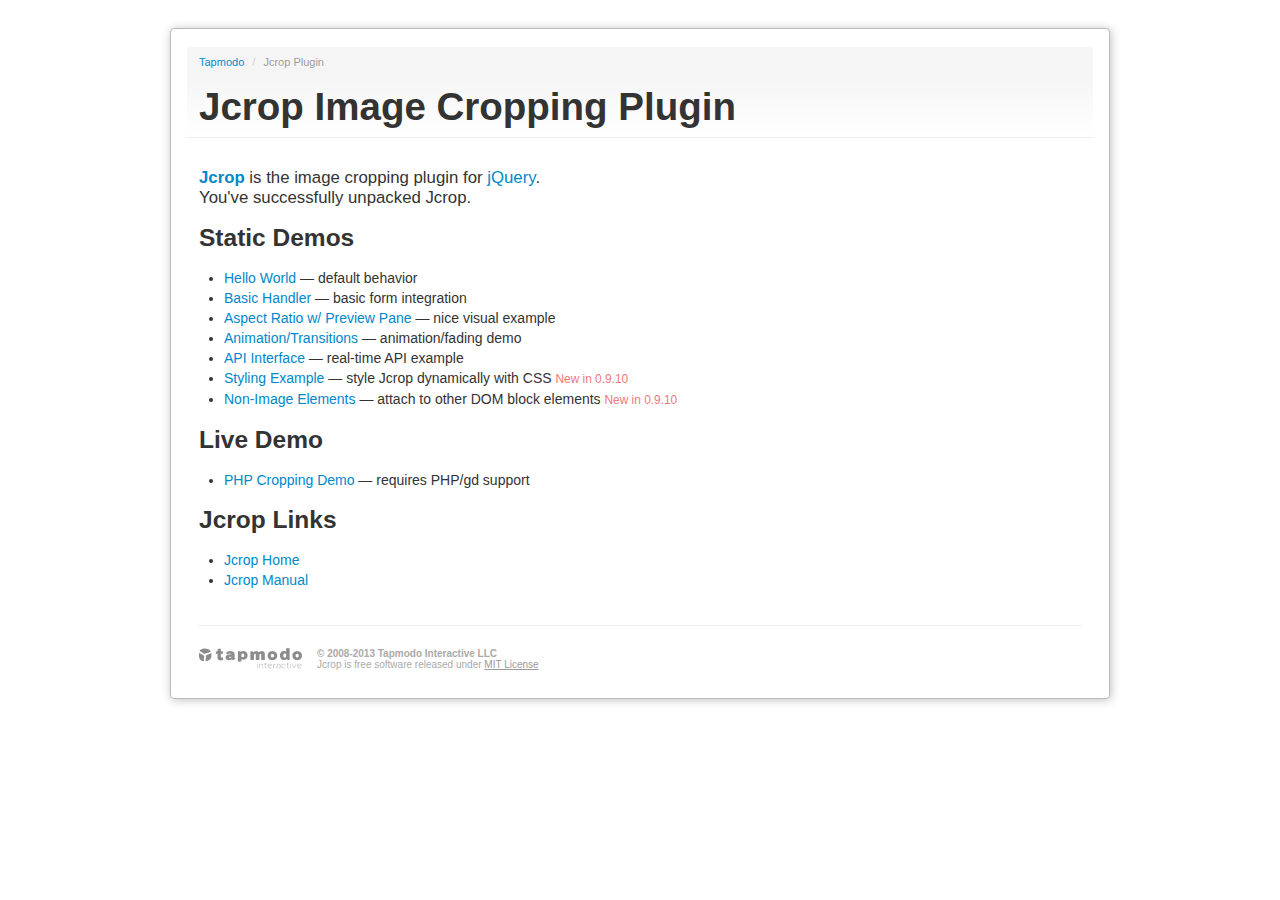
<file: src/app/bower_components/jcrop/index.html>
<!DOCTYPE html>
<html lang="en">
<head>
  <title>Jcrop: the jQuery Image Cropping Plugin</title>
  <link rel="stylesheet" href="demos/demo_files/main.css" type="text/css" />
  <link rel="stylesheet" href="demos/demo_files/demos.css" type="text/css" />
  <script src="js/jquery.min.js"></script>
  <meta http-equiv="Content-type" content="text/html;charset=UTF-8" />
</head>
<body>

<div class="container">
<div class="row">
<div class="span12">
<div class="jc-demo-box">

<div class="page-header">
<ul class="breadcrumb first">
  <li><a href="http://tapmodo.com/">Tapmodo</a> <span class="divider">/</span></li>
  <li class="active">Jcrop Plugin</li>
</ul>
<h1>Jcrop Image Cropping Plugin</h1>
</div>


<big>
	<a href="http://deepliquid.com/content/Jcrop.html"><b>Jcrop</b></a>
	is the image cropping plugin for
	<a href="http://jquery.com/">jQuery</a>.<br />
	You've successfully unpacked Jcrop.
</big>

<h3>Static Demos</h3>

<ul>
	<li><a href="demos/tutorial1.html">Hello World</a>
		&mdash; default behavior</li>
	<li><a href="demos/tutorial2.html">Basic Handler</a>
		&mdash; basic form integration</li>
	<li><a href="demos/tutorial3.html">Aspect Ratio w/ Preview Pane</a>
		&mdash; nice visual example</li>
	<li><a href="demos/tutorial4.html">Animation/Transitions</a>
		&mdash; animation/fading demo</li>
	<li><a href="demos/tutorial5.html">API Interface</a>
		&mdash; real-time API example</li>
	<li><a href="demos/styling.html">Styling Example</a>
		&mdash; style Jcrop dynamically with CSS
    <small>New in 0.9.10</small>
    </li>
  <li><a href="demos/non-image.html">Non-Image Elements</a>
    &mdash; attach to other DOM block elements
    <small>New in 0.9.10</small>
    </li>
</ul>

<h3>Live Demo</h3>

<ul>
	<li><a href="demos/crop.php">PHP Cropping Demo</a>
		&mdash; requires PHP/gd support</li>
</ul>

<h3>Jcrop Links</h3>

<ul>
	<li><a href="http://deepliquid.com/content/Jcrop.html">Jcrop Home</a></li>
	<li><a href="http://deepliquid.com/content/Jcrop_Manual.html">Jcrop Manual</a></li>
</ul>

<div class="tapmodo-footer">
  <a href="http://tapmodo.com" class="tapmodo-logo segment">tapmodo.com</a>
  <div class="segment"><b>&copy; 2008-2013 Tapmodo Interactive LLC</b><br />
    Jcrop is free software released under <a href="MIT-LICENSE.txt">MIT License</a>
  </div>
</div>
<div class="clearfix"></div>

</div>
</div>
</div>
</div>

</body>
</html>
</file>
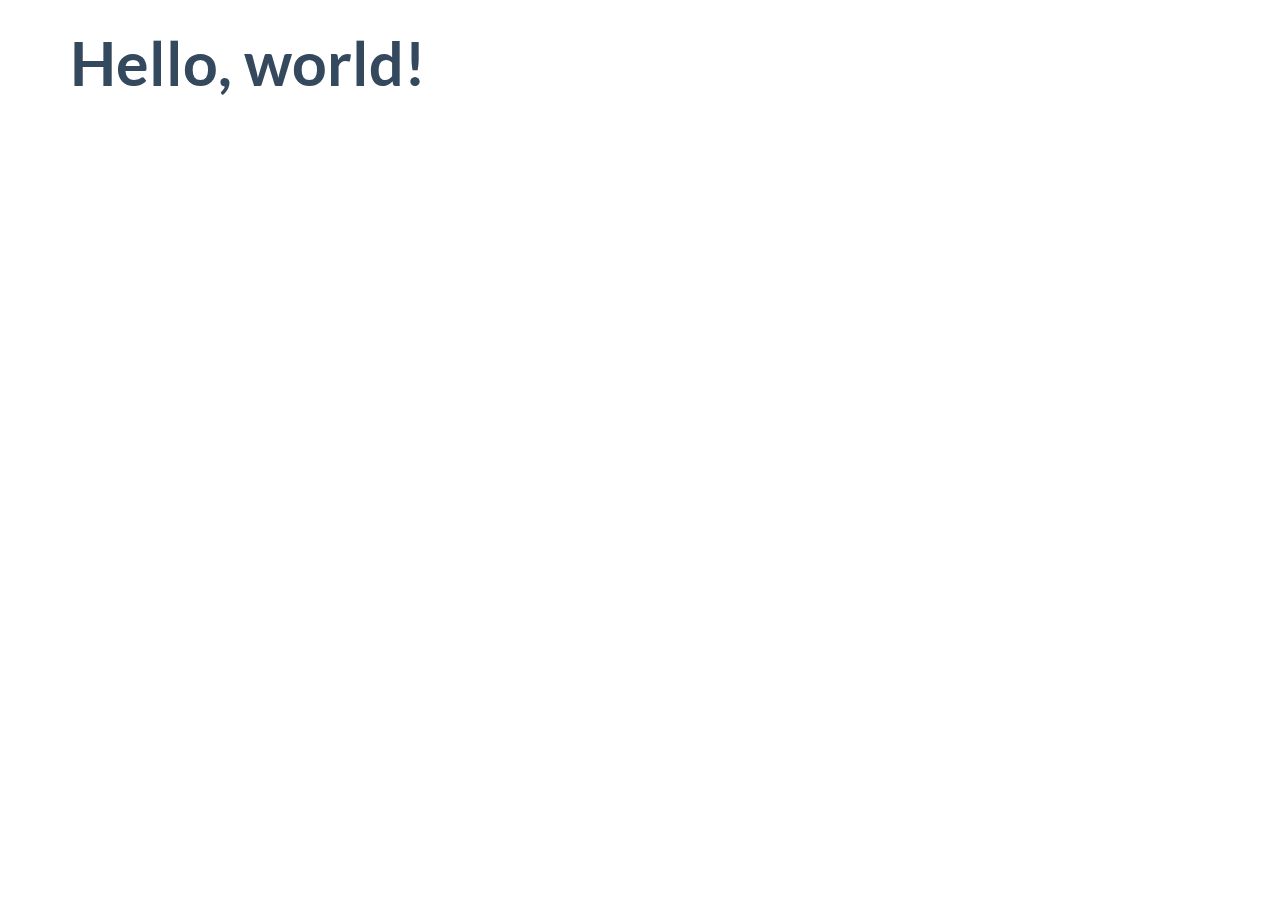
<file: src/app/bower_components/flat-ui/dist/index.html>
<!DOCTYPE html>
<html lang="en">
  <head>
    <meta charset="utf-8">
    <title>Flat UI Free 101 Template</title>
    <meta name="viewport" content="width=device-width, initial-scale=1.0">

    <!-- Loading Bootstrap -->
    <link href="../dist/css/vendor/bootstrap.min.css" rel="stylesheet">

    <!-- Loading Flat UI -->
    <link href="../dist/css/flat-ui.min.css" rel="stylesheet">

    <link rel="shortcut icon" href="img/favicon.ico">

    <!-- HTML5 shim, for IE6-8 support of HTML5 elements. All other JS at the end of file. -->
    <!--[if lt IE 9]>
      <script src="js/vendor/html5shiv.js"></script>
      <script src="js/vendor/respond.min.js"></script>
    <![endif]-->
  </head>
  <body>
    <div class="container">
        <h1>Hello, world!</h1>
    </div>
    <!-- /.container -->


    <!-- jQuery (necessary for Flat UI's JavaScript plugins) -->
    <script src="../dist/js/vendor/jquery.min.js"></script>
    <!-- Include all compiled plugins (below), or include individual files as needed -->
    <script src="../dist/js/vendor/video.js"></script>
    <script src="../dist/js/flat-ui.min.js"></script>

  </body>
</html>
</file>
<file: src/app/bower_components/flat-ui/dist/css/flat-ui.css>
@font-face {
  font-family: 'Lato';
  src: url('../fonts/lato/lato-black.eot');
  src: url('../fonts/lato/lato-black.eot?#iefix') format('embedded-opentype'), url('../fonts/lato/lato-black.woff') format('woff'), url('../fonts/lato/lato-black.ttf') format('truetype'), url('../fonts/lato/lato-black.svg#latoblack') format('svg');
  font-weight: 900;
  font-style: normal;
}
@font-face {
  font-family: 'Lato';
  src: url('../fonts/lato/lato-bold.eot');
  src: url('../fonts/lato/lato-bold.eot?#iefix') format('embedded-opentype'), url('../fonts/lato/lato-bold.woff') format('woff'), url('../fonts/lato/lato-bold.ttf') format('truetype'), url('../fonts/lato/lato-bold.svg#latobold') format('svg');
  font-weight: bold;
  font-style: normal;
}
@font-face {
  font-family: 'Lato';
  src: url('../fonts/lato/lato-bolditalic.eot');
  src: url('../fonts/lato/lato-bolditalic.eot?#iefix') format('embedded-opentype'), url('../fonts/lato/lato-bolditalic.woff') format('woff'), url('../fonts/lato/lato-bolditalic.ttf') format('truetype'), url('../fonts/lato/lato-bolditalic.svg#latobold-italic') format('svg');
  font-weight: bold;
  font-style: italic;
}
@font-face {
  font-family: 'Lato';
  src: url('../fonts/lato/lato-italic.eot');
  src: url('../fonts/lato/lato-italic.eot?#iefix') format('embedded-opentype'), url('../fonts/lato/lato-italic.woff') format('woff'), url('../fonts/lato/lato-italic.ttf') format('truetype'), url('../fonts/lato/lato-italic.svg#latoitalic') format('svg');
  font-weight: normal;
  font-style: italic;
}
@font-face {
  font-family: 'Lato';
  src: url('../fonts/lato/lato-light.eot');
  src: url('../fonts/lato/lato-light.eot?#iefix') format('embedded-opentype'), url('../fonts/lato/lato-light.woff') format('woff'), url('../fonts/lato/lato-light.ttf') format('truetype'), url('../fonts/lato/lato-light.svg#latolight') format('svg');
  font-weight: 300;
  font-style: normal;
}
@font-face {
  font-family: 'Lato';
  src: url('../fonts/lato/lato-regular.eot');
  src: url('../fonts/lato/lato-regular.eot?#iefix') format('embedded-opentype'), url('../fonts/lato/lato-regular.woff') format('woff'), url('../fonts/lato/lato-regular.ttf') format('truetype'), url('../fonts/lato/lato-regular.svg#latoregular') format('svg');
  font-weight: normal;
  font-style: normal;
}
@font-face {
  font-family: 'Flat-UI-Icons';
  src: url('../fonts/glyphicons/flat-ui-icons-regular.eot');
  src: url('../fonts/glyphicons/flat-ui-icons-regular.eot?#iefix') format('embedded-opentype'), url('../fonts/glyphicons/flat-ui-icons-regular.woff') format('woff'), url('../fonts/glyphicons/flat-ui-icons-regular.ttf') format('truetype'), url('../fonts/glyphicons/flat-ui-icons-regular.svg#flat-ui-icons-regular') format('svg');
}
[class^="fui-"],
[class*="fui-"] {
  font-family: 'Flat-UI-Icons';
  speak: none;
  font-style: normal;
  font-weight: normal;
  font-variant: normal;
  text-transform: none;
  -webkit-font-smoothing: antialiased;
  -moz-osx-font-smoothing: grayscale;
}
.fui-triangle-up:before {
  content: "\e600";
}
.fui-triangle-down:before {
  content: "\e601";
}
.fui-triangle-up-small:before {
  content: "\e602";
}
.fui-triangle-down-small:before {
  content: "\e603";
}
.fui-triangle-left-large:before {
  content: "\e604";
}
.fui-triangle-right-large:before {
  content: "\e605";
}
.fui-arrow-left:before {
  content: "\e606";
}
.fui-arrow-right:before {
  content: "\e607";
}
.fui-plus:before {
  content: "\e608";
}
.fui-cross:before {
  content: "\e609";
}
.fui-check:before {
  content: "\e60a";
}
.fui-radio-unchecked:before {
  content: "\e60b";
}
.fui-radio-checked:before {
  content: "\e60c";
}
.fui-checkbox-unchecked:before {
  content: "\e60d";
}
.fui-checkbox-checked:before {
  content: "\e60e";
}
.fui-info-circle:before {
  content: "\e60f";
}
.fui-alert-circle:before {
  content: "\e610";
}
.fui-question-circle:before {
  content: "\e611";
}
.fui-check-circle:before {
  content: "\e612";
}
.fui-cross-circle:before {
  content: "\e613";
}
.fui-plus-circle:before {
  content: "\e614";
}
.fui-pause:before {
  content: "\e615";
}
.fui-play:before {
  content: "\e616";
}
.fui-volume:before {
  content: "\e617";
}
.fui-mute:before {
  content: "\e618";
}
.fui-resize:before {
  content: "\e619";
}
.fui-list:before {
  content: "\e61a";
}
.fui-list-thumbnailed:before {
  content: "\e61b";
}
.fui-list-small-thumbnails:before {
  content: "\e61c";
}
.fui-list-large-thumbnails:before {
  content: "\e61d";
}
.fui-list-numbered:before {
  content: "\e61e";
}
.fui-list-columned:before {
  content: "\e61f";
}
.fui-list-bulleted:before {
  content: "\e620";
}
.fui-window:before {
  content: "\e621";
}
.fui-windows:before {
  content: "\e622";
}
.fui-loop:before {
  content: "\e623";
}
.fui-cmd:before {
  content: "\e624";
}
.fui-mic:before {
  content: "\e625";
}
.fui-heart:before {
  content: "\e626";
}
.fui-location:before {
  content: "\e627";
}
.fui-new:before {
  content: "\e628";
}
.fui-video:before {
  content: "\e629";
}
.fui-photo:before {
  content: "\e62a";
}
.fui-time:before {
  content: "\e62b";
}
.fui-eye:before {
  content: "\e62c";
}
.fui-chat:before {
  content: "\e62d";
}
.fui-home:before {
  content: "\e62e";
}
.fui-upload:before {
  content: "\e62f";
}
.fui-search:before {
  content: "\e630";
}
.fui-user:before {
  content: "\e631";
}
.fui-mail:before {
  content: "\e632";
}
.fui-lock:before {
  content: "\e633";
}
.fui-power:before {
  content: "\e634";
}
.fui-calendar:before {
  content: "\e635";
}
.fui-gear:before {
  content: "\e636";
}
.fui-bookmark:before {
  content: "\e637";
}
.fui-exit:before {
  content: "\e638";
}
.fui-trash:before {
  content: "\e639";
}
.fui-folder:before {
  content: "\e63a";
}
.fui-bubble:before {
  content: "\e63b";
}
.fui-export:before {
  content: "\e63c";
}
.fui-calendar-solid:before {
  content: "\e63d";
}
.fui-star:before {
  content: "\e63e";
}
.fui-star-2:before {
  content: "\e63f";
}
.fui-credit-card:before {
  content: "\e640";
}
.fui-clip:before {
  content: "\e641";
}
.fui-link:before {
  content: "\e642";
}
.fui-tag:before {
  content: "\e643";
}
.fui-document:before {
  content: "\e644";
}
.fui-image:before {
  content: "\e645";
}
.fui-facebook:before {
  content: "\e646";
}
.fui-youtube:before {
  content: "\e647";
}
.fui-vimeo:before {
  content: "\e648";
}
.fui-twitter:before {
  content: "\e649";
}
.fui-spotify:before {
  content: "\e64a";
}
.fui-skype:before {
  content: "\e64b";
}
.fui-pinterest:before {
  content: "\e64c";
}
.fui-path:before {
  content: "\e64d";
}
.fui-linkedin:before {
  content: "\e64e";
}
.fui-google-plus:before {
  content: "\e64f";
}
.fui-dribbble:before {
  content: "\e650";
}
.fui-behance:before {
  content: "\e651";
}
.fui-stumbleupon:before {
  content: "\e652";
}
.fui-yelp:before {
  content: "\e653";
}
.fui-wordpress:before {
  content: "\e654";
}
.fui-windows-8:before {
  content: "\e655";
}
.fui-vine:before {
  content: "\e656";
}
.fui-tumblr:before {
  content: "\e657";
}
.fui-paypal:before {
  content: "\e658";
}
.fui-lastfm:before {
  content: "\e659";
}
.fui-instagram:before {
  content: "\e65a";
}
.fui-html5:before {
  content: "\e65b";
}
.fui-github:before {
  content: "\e65c";
}
.fui-foursquare:before {
  content: "\e65d";
}
.fui-dropbox:before {
  content: "\e65e";
}
.fui-android:before {
  content: "\e65f";
}
.fui-apple:before {
  content: "\e660";
}
body {
  font-family: "Lato", Helvetica, Arial, sans-serif;
  font-size: 18px;
  line-height: 1.72222;
  color: #34495e;
  background-color: #ffffff;
}
a {
  color: #16a085;
  text-decoration: none;
  -webkit-transition: .25s;
          transition: .25s;
}
a:hover,
a:focus {
  color: #1abc9c;
  text-decoration: none;
}
a:focus {
  outline: none;
}
.img-rounded {
  border-radius: 6px;
}
.img-thumbnail {
  padding: 4px;
  line-height: 1.72222;
  background-color: #ffffff;
  border: 2px solid #bdc3c7;
  border-radius: 6px;
  -webkit-transition: all 0.25s ease-in-out;
          transition: all 0.25s ease-in-out;
  display: inline-block;
  max-width: 100%;
  height: auto;
}
.img-comment {
  font-size: 15px;
  line-height: 1.2;
  font-style: italic;
  margin: 24px 0;
}
h1,
h2,
h3,
h4,
h5,
h6,
.h1,
.h2,
.h3,
.h4,
.h5,
.h6 {
  font-family: inherit;
  font-weight: 700;
  line-height: 1.1;
  color: inherit;
}
h1 small,
h2 small,
h3 small,
h4 small,
h5 small,
h6 small,
.h1 small,
.h2 small,
.h3 small,
.h4 small,
.h5 small,
.h6 small {
  color: #e7e9ec;
}
h1,
h2,
h3 {
  margin-top: 30px;
  margin-bottom: 15px;
}
h4,
h5,
h6 {
  margin-top: 15px;
  margin-bottom: 15px;
}
h6 {
  font-weight: normal;
}
h1,
.h1 {
  font-size: 61px;
}
h2,
.h2 {
  font-size: 53px;
}
h3,
.h3 {
  font-size: 40px;
}
h4,
.h4 {
  font-size: 29px;
}
h5,
.h5 {
  font-size: 28px;
}
h6,
.h6 {
  font-size: 24px;
}
p {
  font-size: 18px;
  line-height: 1.72222;
  margin: 0 0 15px;
}
.lead {
  margin-bottom: 30px;
  font-size: 28px;
  line-height: 1.46428571;
  font-weight: 300;
}
@media (min-width: 768px) {
  .lead {
    font-size: 30.006px;
  }
}
small,
.small {
  font-size: 83%;
  line-height: 2.067;
}
.text-muted {
  color: #bdc3c7;
}
.text-inverse {
  color: #ffffff;
}
.text-primary {
  color: #1abc9c;
}
a.text-primary:hover {
  color: #148f77;
}
.text-warning {
  color: #f1c40f;
}
a.text-warning:hover {
  color: #c29d0b;
}
.text-danger {
  color: #e74c3c;
}
a.text-danger:hover {
  color: #d62c1a;
}
.text-success {
  color: #2ecc71;
}
a.text-success:hover {
  color: #25a25a;
}
.text-info {
  color: #3498db;
}
a.text-info:hover {
  color: #217dbb;
}
.bg-primary {
  color: #ffffff;
  background-color: #34495e;
}
a.bg-primary:hover {
  background-color: #222f3d;
}
.bg-success {
  background-color: #dff0d8;
}
a.bg-success:hover {
  background-color: #c1e2b3;
}
.bg-info {
  background-color: #d9edf7;
}
a.bg-info:hover {
  background-color: #afd9ee;
}
.bg-warning {
  background-color: #fcf8e3;
}
a.bg-warning:hover {
  background-color: #f7ecb5;
}
.bg-danger {
  background-color: #f2dede;
}
a.bg-danger:hover {
  background-color: #e4b9b9;
}
.page-header {
  padding-bottom: 14px;
  margin: 60px 0 30px;
  border-bottom: 2px solid #e7e9ec;
}
ul,
ol {
  margin-bottom: 15px;
}
dl {
  margin-bottom: 30px;
}
dt,
dd {
  line-height: 1.72222;
}
@media (min-width: 768px) {
  .dl-horizontal dt {
    width: 160px;
  }
  .dl-horizontal dd {
    margin-left: 180px;
  }
}
abbr[title],
abbr[data-original-title] {
  border-bottom: 1px dotted #bdc3c7;
}
blockquote {
  border-left: 3px solid #e7e9ec;
  padding: 0 0 0 16px;
  margin: 0 0 30px;
}
blockquote p {
  font-size: 20px;
  line-height: 1.55;
  font-weight: normal;
  margin-bottom: .4em;
}
blockquote small,
blockquote .small {
  font-size: 18px;
  line-height: 1.72222;
  font-style: italic;
  color: inherit;
}
blockquote small:before,
blockquote .small:before {
  content: "";
}
blockquote.pull-right {
  padding-right: 16px;
  padding-left: 0;
  border-right: 3px solid #e7e9ec;
  border-left: 0;
}
blockquote.pull-right small:after {
  content: "";
}
address {
  margin-bottom: 30px;
  line-height: 1.72222;
}
sub,
sup {
  font-size: 70%;
}
code,
kbd,
pre,
samp {
  font-family: Monaco, Menlo, Consolas, "Courier New", monospace;
}
code {
  padding: 2px 6px;
  font-size: 85%;
  color: #c7254e;
  background-color: #f9f2f4;
  border-radius: 4px;
}
kbd {
  padding: 2px 6px;
  font-size: 85%;
  color: #ffffff;
  background-color: #34495e;
  border-radius: 4px;
  box-shadow: none;
}
pre {
  padding: 8px;
  margin: 0 0 15px;
  font-size: 13px;
  line-height: 1.72222;
  color: inherit;
  background-color: #ffffff;
  border: 2px solid #e7e9ec;
  border-radius: 6px;
  white-space: pre;
}
.pre-scrollable {
  max-height: 340px;
}
.thumbnail {
  display: block;
  padding: 4px;
  margin-bottom: 5px;
  line-height: 1.72222;
  background-color: #ffffff;
  border: 2px solid #bdc3c7;
  border-radius: 6px;
  -webkit-transition: border 0.25s ease-in-out;
          transition: border 0.25s ease-in-out;
}
.thumbnail > img,
.thumbnail a > img {
  display: block;
  max-width: 100%;
  height: auto;
  margin-left: auto;
  margin-right: auto;
}
a.thumbnail:hover,
a.thumbnail:focus,
a.thumbnail.active {
  border-color: #16a085;
}
.thumbnail .caption {
  padding: 9px;
  color: #34495e;
}
.btn {
  border: none;
  font-size: 15px;
  font-weight: normal;
  line-height: 1.4;
  border-radius: 4px;
  padding: 10px 15px;
  -webkit-font-smoothing: subpixel-antialiased;
  -webkit-transition: border 0.25s linear, color 0.25s linear, background-color 0.25s linear;
          transition: border 0.25s linear, color 0.25s linear, background-color 0.25s linear;
}
.btn:hover,
.btn:focus {
  outline: none;
  color: #ffffff;
}
.btn:active,
.btn.active {
  outline: none;
  box-shadow: none;
}
.btn:focus:active {
  outline: none;
}
.btn.disabled,
.btn[disabled],
fieldset[disabled] .btn {
  background-color: #bdc3c7;
  color: rgba(255, 255, 255, 0.75);
  opacity: 0.7;
  filter: alpha(opacity=70);
  cursor: not-allowed;
}
.btn [class^="fui-"] {
  margin: 0 1px;
  position: relative;
  line-height: 1;
  top: 1px;
}
.btn-xs.btn [class^="fui-"] {
  font-size: 11px;
  top: 0;
}
.btn-hg.btn [class^="fui-"] {
  top: 2px;
}
.btn-default {
  color: #ffffff;
  background-color: #bdc3c7;
}
.btn-default:hover,
.btn-default.hover,
.btn-default:focus,
.btn-default:active,
.btn-default.active,
.open > .dropdown-toggle.btn-default {
  color: #ffffff;
  background-color: #cacfd2;
  border-color: #cacfd2;
}
.btn-default:active,
.btn-default.active,
.open > .dropdown-toggle.btn-default {
  background: #a1a6a9;
  border-color: #a1a6a9;
}
.btn-default.disabled,
.btn-default[disabled],
fieldset[disabled] .btn-default,
.btn-default.disabled:hover,
.btn-default[disabled]:hover,
fieldset[disabled] .btn-default:hover,
.btn-default.disabled.hover,
.btn-default[disabled].hover,
fieldset[disabled] .btn-default.hover,
.btn-default.disabled:focus,
.btn-default[disabled]:focus,
fieldset[disabled] .btn-default:focus,
.btn-default.disabled:active,
.btn-default[disabled]:active,
fieldset[disabled] .btn-default:active,
.btn-default.disabled.active,
.btn-default[disabled].active,
fieldset[disabled] .btn-default.active {
  background-color: #bdc3c7;
  border-color: #bdc3c7;
}
.btn-default .badge {
  color: #bdc3c7;
  background-color: #ffffff;
}
.btn-primary {
  color: #ffffff;
  background-color: #1abc9c;
}
.btn-primary:hover,
.btn-primary.hover,
.btn-primary:focus,
.btn-primary:active,
.btn-primary.active,
.open > .dropdown-toggle.btn-primary {
  color: #ffffff;
  background-color: #48c9b0;
  border-color: #48c9b0;
}
.btn-primary:active,
.btn-primary.active,
.open > .dropdown-toggle.btn-primary {
  background: #16a085;
  border-color: #16a085;
}
.btn-primary.disabled,
.btn-primary[disabled],
fieldset[disabled] .btn-primary,
.btn-primary.disabled:hover,
.btn-primary[disabled]:hover,
fieldset[disabled] .btn-primary:hover,
.btn-primary.disabled.hover,
.btn-primary[disabled].hover,
fieldset[disabled] .btn-primary.hover,
.btn-primary.disabled:focus,
.btn-primary[disabled]:focus,
fieldset[disabled] .btn-primary:focus,
.btn-primary.disabled:active,
.btn-primary[disabled]:active,
fieldset[disabled] .btn-primary:active,
.btn-primary.disabled.active,
.btn-primary[disabled].active,
fieldset[disabled] .btn-primary.active {
  background-color: #bdc3c7;
  border-color: #1abc9c;
}
.btn-primary .badge {
  color: #1abc9c;
  background-color: #ffffff;
}
.btn-info {
  color: #ffffff;
  background-color: #3498db;
}
.btn-info:hover,
.btn-info.hover,
.btn-info:focus,
.btn-info:active,
.btn-info.active,
.open > .dropdown-toggle.btn-info {
  color: #ffffff;
  background-color: #5dade2;
  border-color: #5dade2;
}
.btn-info:active,
.btn-info.active,
.open > .dropdown-toggle.btn-info {
  background: #2c81ba;
  border-color: #2c81ba;
}
.btn-info.disabled,
.btn-info[disabled],
fieldset[disabled] .btn-info,
.btn-info.disabled:hover,
.btn-info[disabled]:hover,
fieldset[disabled] .btn-info:hover,
.btn-info.disabled.hover,
.btn-info[disabled].hover,
fieldset[disabled] .btn-info.hover,
.btn-info.disabled:focus,
.btn-info[disabled]:focus,
fieldset[disabled] .btn-info:focus,
.btn-info.disabled:active,
.btn-info[disabled]:active,
fieldset[disabled] .btn-info:active,
.btn-info.disabled.active,
.btn-info[disabled].active,
fieldset[disabled] .btn-info.active {
  background-color: #bdc3c7;
  border-color: #3498db;
}
.btn-info .badge {
  color: #3498db;
  background-color: #ffffff;
}
.btn-danger {
  color: #ffffff;
  background-color: #e74c3c;
}
.btn-danger:hover,
.btn-danger.hover,
.btn-danger:focus,
.btn-danger:active,
.btn-danger.active,
.open > .dropdown-toggle.btn-danger {
  color: #ffffff;
  background-color: #ec7063;
  border-color: #ec7063;
}
.btn-danger:active,
.btn-danger.active,
.open > .dropdown-toggle.btn-danger {
  background: #c44133;
  border-color: #c44133;
}
.btn-danger.disabled,
.btn-danger[disabled],
fieldset[disabled] .btn-danger,
.btn-danger.disabled:hover,
.btn-danger[disabled]:hover,
fieldset[disabled] .btn-danger:hover,
.btn-danger.disabled.hover,
.btn-danger[disabled].hover,
fieldset[disabled] .btn-danger.hover,
.btn-danger.disabled:focus,
.btn-danger[disabled]:focus,
fieldset[disabled] .btn-danger:focus,
.btn-danger.disabled:active,
.btn-danger[disabled]:active,
fieldset[disabled] .btn-danger:active,
.btn-danger.disabled.active,
.btn-danger[disabled].active,
fieldset[disabled] .btn-danger.active {
  background-color: #bdc3c7;
  border-color: #e74c3c;
}
.btn-danger .badge {
  color: #e74c3c;
  background-color: #ffffff;
}
.btn-success {
  color: #ffffff;
  background-color: #2ecc71;
}
.btn-success:hover,
.btn-success.hover,
.btn-success:focus,
.btn-success:active,
.btn-success.active,
.open > .dropdown-toggle.btn-success {
  color: #ffffff;
  background-color: #58d68d;
  border-color: #58d68d;
}
.btn-success:active,
.btn-success.active,
.open > .dropdown-toggle.btn-success {
  background: #27ad60;
  border-color: #27ad60;
}
.btn-success.disabled,
.btn-success[disabled],
fieldset[disabled] .btn-success,
.btn-success.disabled:hover,
.btn-success[disabled]:hover,
fieldset[disabled] .btn-success:hover,
.btn-success.disabled.hover,
.btn-success[disabled].hover,
fieldset[disabled] .btn-success.hover,
.btn-success.disabled:focus,
.btn-success[disabled]:focus,
fieldset[disabled] .btn-success:focus,
.btn-success.disabled:active,
.btn-success[disabled]:active,
fieldset[disabled] .btn-success:active,
.btn-success.disabled.active,
.btn-success[disabled].active,
fieldset[disabled] .btn-success.active {
  background-color: #bdc3c7;
  border-color: #2ecc71;
}
.btn-success .badge {
  color: #2ecc71;
  background-color: #ffffff;
}
.btn-warning {
  color: #ffffff;
  background-color: #f1c40f;
}
.btn-warning:hover,
.btn-warning.hover,
.btn-warning:focus,
.btn-warning:active,
.btn-warning.active,
.open > .dropdown-toggle.btn-warning {
  color: #ffffff;
  background-color: #f4d313;
  border-color: #f4d313;
}
.btn-warning:active,
.btn-warning.active,
.open > .dropdown-toggle.btn-warning {
  background: #cda70d;
  border-color: #cda70d;
}
.btn-warning.disabled,
.btn-warning[disabled],
fieldset[disabled] .btn-warning,
.btn-warning.disabled:hover,
.btn-warning[disabled]:hover,
fieldset[disabled] .btn-warning:hover,
.btn-warning.disabled.hover,
.btn-warning[disabled].hover,
fieldset[disabled] .btn-warning.hover,
.btn-warning.disabled:focus,
.btn-warning[disabled]:focus,
fieldset[disabled] .btn-warning:focus,
.btn-warning.disabled:active,
.btn-warning[disabled]:active,
fieldset[disabled] .btn-warning:active,
.btn-warning.disabled.active,
.btn-warning[disabled].active,
fieldset[disabled] .btn-warning.active {
  background-color: #bdc3c7;
  border-color: #f1c40f;
}
.btn-warning .badge {
  color: #f1c40f;
  background-color: #ffffff;
}
.btn-inverse {
  color: #ffffff;
  background-color: #34495e;
}
.btn-inverse:hover,
.btn-inverse.hover,
.btn-inverse:focus,
.btn-inverse:active,
.btn-inverse.active,
.open > .dropdown-toggle.btn-inverse {
  color: #ffffff;
  background-color: #415b76;
  border-color: #415b76;
}
.btn-inverse:active,
.btn-inverse.active,
.open > .dropdown-toggle.btn-inverse {
  background: #2c3e50;
  border-color: #2c3e50;
}
.btn-inverse.disabled,
.btn-inverse[disabled],
fieldset[disabled] .btn-inverse,
.btn-inverse.disabled:hover,
.btn-inverse[disabled]:hover,
fieldset[disabled] .btn-inverse:hover,
.btn-inverse.disabled.hover,
.btn-inverse[disabled].hover,
fieldset[disabled] .btn-inverse.hover,
.btn-inverse.disabled:focus,
.btn-inverse[disabled]:focus,
fieldset[disabled] .btn-inverse:focus,
.btn-inverse.disabled:active,
.btn-inverse[disabled]:active,
fieldset[disabled] .btn-inverse:active,
.btn-inverse.disabled.active,
.btn-inverse[disabled].active,
fieldset[disabled] .btn-inverse.active {
  background-color: #bdc3c7;
  border-color: #34495e;
}
.btn-inverse .badge {
  color: #34495e;
  background-color: #ffffff;
}
.btn-embossed {
  box-shadow: inset 0 -2px 0 rgba(0, 0, 0, 0.15);
}
.btn-embossed.active,
.btn-embossed:active {
  box-shadow: inset 0 2px 0 rgba(0, 0, 0, 0.15);
}
.btn-wide {
  min-width: 140px;
  padding-left: 30px;
  padding-right: 30px;
}
.btn-link {
  color: #16a085;
}
.btn-link:hover,
.btn-link:focus {
  color: #1abc9c;
  text-decoration: underline;
  background-color: transparent;
}
.btn-link[disabled]:hover,
fieldset[disabled] .btn-link:hover,
.btn-link[disabled]:focus,
fieldset[disabled] .btn-link:focus {
  color: #bdc3c7;
  text-decoration: none;
}
.btn-hg,
.btn-group-hg > .btn {
  padding: 13px 20px;
  font-size: 22px;
  line-height: 1.227;
  border-radius: 6px;
}
.btn-lg,
.btn-group-lg > .btn {
  padding: 10px 19px;
  font-size: 17px;
  line-height: 1.471;
  border-radius: 6px;
}
.btn-sm,
.btn-group-sm > .btn {
  padding: 9px 13px;
  font-size: 13px;
  line-height: 1.385;
  border-radius: 4px;
}
.btn-xs,
.btn-group-xs > .btn {
  padding: 6px 9px;
  font-size: 12px;
  line-height: 1.083;
  border-radius: 3px;
}
.btn-tip {
  font-weight: 300;
  padding-left: 10px;
  font-size: 92%;
}
.btn-block {
  white-space: normal;
}
[class*="btn-social-"] {
  padding: 10px 15px;
  font-size: 13px;
  line-height: 1.077;
  border-radius: 4px;
}
.btn-social-pinterest {
  color: #ffffff;
  background-color: #cb2028;
}
.btn-social-pinterest:hover,
.btn-social-pinterest:focus {
  background-color: #d54d53;
}
.btn-social-pinterest:active,
.btn-social-pinterest.active {
  background-color: #ad1b22;
}
.btn-social-linkedin {
  color: #ffffff;
  background-color: #0072b5;
}
.btn-social-linkedin:hover,
.btn-social-linkedin:focus {
  background-color: #338ec4;
}
.btn-social-linkedin:active,
.btn-social-linkedin.active {
  background-color: #00619a;
}
.btn-social-stumbleupon {
  color: #ffffff;
  background-color: #ed4a13;
}
.btn-social-stumbleupon:hover,
.btn-social-stumbleupon:focus {
  background-color: #f16e42;
}
.btn-social-stumbleupon:active,
.btn-social-stumbleupon.active {
  background-color: #c93f10;
}
.btn-social-googleplus {
  color: #ffffff;
  background-color: #2d2d2d;
}
.btn-social-googleplus:hover,
.btn-social-googleplus:focus {
  background-color: #575757;
}
.btn-social-googleplus:active,
.btn-social-googleplus.active {
  background-color: #262626;
}
.btn-social-facebook {
  color: #ffffff;
  background-color: #2f4b93;
}
.btn-social-facebook:hover,
.btn-social-facebook:focus {
  background-color: #596fa9;
}
.btn-social-facebook:active,
.btn-social-facebook.active {
  background-color: #28407d;
}
.btn-social-twitter {
  color: #ffffff;
  background-color: #00bdef;
}
.btn-social-twitter:hover,
.btn-social-twitter:focus {
  background-color: #33caf2;
}
.btn-social-twitter:active,
.btn-social-twitter.active {
  background-color: #00a1cb;
}
.btn-group > .btn + .btn {
  margin-left: 0;
}
.btn-group > .btn + .dropdown-toggle {
  border-left: 2px solid rgba(52, 73, 94, 0.15);
  padding: 10px 12px;
}
.btn-group > .btn + .dropdown-toggle .caret {
  margin-left: 3px;
  margin-right: 3px;
}
.btn-group > .btn.btn-gh + .dropdown-toggle .caret {
  margin-left: 7px;
  margin-right: 7px;
}
.btn-group > .btn.btn-sm + .dropdown-toggle .caret {
  margin-left: 0;
  margin-right: 0;
}
.dropdown-toggle .caret {
  margin-left: 8px;
}
.btn-group-xs > .btn + .dropdown-toggle {
  padding: 6px 9px;
}
.btn-group-sm > .btn + .dropdown-toggle {
  padding: 9px 13px;
}
.btn-group-lg > .btn + .dropdown-toggle {
  padding: 10px 19px;
}
.btn-group-hg > .btn + .dropdown-toggle {
  padding: 13px 20px;
}
.btn-xs .caret {
  border-width: 6px 4px 0;
  border-bottom-width: 0;
}
.btn-lg .caret {
  border-width: 8px 6px 0;
  border-bottom-width: 0;
}
.dropup .btn-lg .caret {
  border-width: 0 6px 8px;
}
.dropup .btn-xs .caret {
  border-width: 0 4px 6px;
}
.btn-group > .btn,
.btn-group > .dropdown-menu,
.btn-group > .popover {
  font-weight: 400;
}
.btn-group:focus .dropdown-toggle {
  outline: none;
  -webkit-transition: .25s;
          transition: .25s;
}
.btn-group.open .dropdown-toggle {
  color: rgba(255, 255, 255, 0.75);
  box-shadow: none;
}
.btn-toolbar .btn.active {
  color: #ffffff;
}
.btn-toolbar .btn > [class^="fui-"] {
  font-size: 16px;
  margin: 0 1px;
}
legend {
  display: block;
  width: 100%;
  padding: 0;
  margin-bottom: 30px / 2;
  font-size: 24px;
  line-height: inherit;
  color: inherit;
  border-bottom: none;
}
textarea {
  font-size: 20px;
  line-height: 24px;
  padding: 5px 11px;
}
input[type="search"] {
  -webkit-appearance: none !important;
}
label {
  font-weight: normal;
  font-size: 15px;
  line-height: 2.3;
}
.form-control::-moz-placeholder,
.select2-search input[type="text"]::-moz-placeholder {
  color: #b2bcc5;
  opacity: 1;
}
.form-control:-ms-input-placeholder,
.select2-search input[type="text"]:-ms-input-placeholder {
  color: #b2bcc5;
}
.form-control::-webkit-input-placeholder,
.select2-search input[type="text"]::-webkit-input-placeholder {
  color: #b2bcc5;
}
.form-control,
.select2-search input[type="text"] {
  border: 2px solid #bdc3c7;
  color: #34495e;
  font-family: "Lato", Helvetica, Arial, sans-serif;
  font-size: 15px;
  line-height: 1.467;
  padding: 8px 12px;
  height: 42px;
  border-radius: 6px;
  box-shadow: none;
  -webkit-transition: border 0.25s linear, color 0.25s linear, background-color 0.25s linear;
          transition: border 0.25s linear, color 0.25s linear, background-color 0.25s linear;
}
.form-group.focus .form-control,
.form-control:focus,
.form-group.focus .select2-search input[type="text"],
.select2-search input[type="text"]:focus {
  border-color: #1abc9c;
  outline: 0;
  box-shadow: none;
}
.form-control[disabled],
.form-control[readonly],
fieldset[disabled] .form-control,
.select2-search input[type="text"][disabled],
.select2-search input[type="text"][readonly],
fieldset[disabled] .select2-search input[type="text"] {
  background-color: #f4f6f6;
  border-color: #d5dbdb;
  color: #d5dbdb;
  cursor: default;
  opacity: 0.7;
  filter: alpha(opacity=70);
}
.form-control.flat,
.select2-search input[type="text"].flat {
  border-color: transparent;
}
.form-control.flat:hover,
.select2-search input[type="text"].flat:hover {
  border-color: #bdc3c7;
}
.form-control.flat:focus,
.select2-search input[type="text"].flat:focus {
  border-color: #1abc9c;
}
.input-sm,
.form-group-sm .form-control,
.form-group-sm .select2-search input[type="text"],
.select2-search input[type="text"] {
  height: 35px;
  padding: 6px 10px;
  font-size: 13px;
  line-height: 1.462;
  border-radius: 6px;
}
select.input-sm,
select.form-group-sm .form-control,
select.form-group-sm .select2-search input[type="text"],
select.select2-search input[type="text"] {
  height: 35px;
  line-height: 35px;
}
textarea.input-sm,
textarea.form-group-sm .form-control,
select[multiple].input-sm,
select[multiple].form-group-sm .form-control,
textarea.form-group-sm .select2-search input[type="text"],
select[multiple].form-group-sm .select2-search input[type="text"],
textarea.select2-search input[type="text"],
select[multiple].select2-search input[type="text"] {
  height: auto;
}
.input-lg,
.form-group-lg .form-control,
.form-group-lg .select2-search input[type="text"] {
  height: 45px;
  padding: 10px 15px;
  font-size: 17px;
  line-height: 1.235;
  border-radius: 6px;
}
select.input-lg,
select.form-group-lg .form-control,
select.form-group-lg .select2-search input[type="text"] {
  height: 45px;
  line-height: 45px;
}
textarea.input-lg,
textarea.form-group-lg .form-control,
select[multiple].input-lg,
select[multiple].form-group-lg .form-control,
textarea.form-group-lg .select2-search input[type="text"],
select[multiple].form-group-lg .select2-search input[type="text"] {
  height: auto;
}
.input-hg,
.form-group-hg .form-control,
.form-horizontal .form-group-hg .form-control,
.form-group-hg .select2-search input[type="text"],
.form-horizontal .form-group-hg .select2-search input[type="text"] {
  height: 53px;
  padding: 10px 16px;
  font-size: 22px;
  line-height: 1.318;
  border-radius: 6px;
}
select.input-hg,
select.form-group-hg .form-control,
select.form-group-hg .select2-search input[type="text"] {
  height: 53px;
  line-height: 53px;
}
textarea.input-hg,
textarea.form-group-hg .form-control,
select[multiple].input-hg,
select[multiple].form-group-hg .form-control,
textarea.form-group-hg .select2-search input[type="text"],
select[multiple].form-group-hg .select2-search input[type="text"] {
  height: auto;
}
.form-control-feedback {
  position: absolute;
  top: 2px;
  right: 2px;
  margin-top: 1px;
  line-height: 36px;
  font-size: 17px;
  color: #b2bcc5;
  background-color: transparent;
  padding: 0 12px 0 0;
  border-radius: 6px;
  pointer-events: none;
}
.input-hg + .form-control-feedback,
.control-feedback-hg {
  font-size: 20px;
  line-height: 48px;
  padding-right: 16px;
  width: auto;
  height: 48px;
}
.input-lg + .form-control-feedback,
.control-feedback-lg {
  font-size: 18px;
  line-height: 40px;
  width: auto;
  height: 40px;
  padding-right: 15px;
}
.input-sm + .form-control-feedback,
.control-feedback-sm,
.select2-search input[type="text"] + .form-control-feedback {
  line-height: 29px;
  height: 29px;
  width: auto;
  padding-right: 10px;
}
.has-success .help-block,
.has-success .control-label,
.has-success .radio,
.has-success .checkbox,
.has-success .radio-inline,
.has-success .checkbox-inline {
  color: #2ecc71;
}
.has-success .form-control,
.has-success .select2-search input[type="text"] {
  color: #2ecc71;
  border-color: #2ecc71;
  box-shadow: none;
}
.has-success .form-control::-moz-placeholder,
.has-success .select2-search input[type="text"]::-moz-placeholder {
  color: #2ecc71;
  opacity: 1;
}
.has-success .form-control:-ms-input-placeholder,
.has-success .select2-search input[type="text"]:-ms-input-placeholder {
  color: #2ecc71;
}
.has-success .form-control::-webkit-input-placeholder,
.has-success .select2-search input[type="text"]::-webkit-input-placeholder {
  color: #2ecc71;
}
.has-success .form-control:focus,
.has-success .select2-search input[type="text"]:focus {
  border-color: #2ecc71;
  box-shadow: none;
}
.has-success .input-group-addon {
  color: #2ecc71;
  border-color: #2ecc71;
  background-color: #ffffff;
}
.has-success .form-control-feedback {
  color: #2ecc71;
}
.has-warning .help-block,
.has-warning .control-label,
.has-warning .radio,
.has-warning .checkbox,
.has-warning .radio-inline,
.has-warning .checkbox-inline {
  color: #f1c40f;
}
.has-warning .form-control,
.has-warning .select2-search input[type="text"] {
  color: #f1c40f;
  border-color: #f1c40f;
  box-shadow: none;
}
.has-warning .form-control::-moz-placeholder,
.has-warning .select2-search input[type="text"]::-moz-placeholder {
  color: #f1c40f;
  opacity: 1;
}
.has-warning .form-control:-ms-input-placeholder,
.has-warning .select2-search input[type="text"]:-ms-input-placeholder {
  color: #f1c40f;
}
.has-warning .form-control::-webkit-input-placeholder,
.has-warning .select2-search input[type="text"]::-webkit-input-placeholder {
  color: #f1c40f;
}
.has-warning .form-control:focus,
.has-warning .select2-search input[type="text"]:focus {
  border-color: #f1c40f;
  box-shadow: none;
}
.has-warning .input-group-addon {
  color: #f1c40f;
  border-color: #f1c40f;
  background-color: #ffffff;
}
.has-warning .form-control-feedback {
  color: #f1c40f;
}
.has-error .help-block,
.has-error .control-label,
.has-error .radio,
.has-error .checkbox,
.has-error .radio-inline,
.has-error .checkbox-inline {
  color: #e74c3c;
}
.has-error .form-control,
.has-error .select2-search input[type="text"] {
  color: #e74c3c;
  border-color: #e74c3c;
  box-shadow: none;
}
.has-error .form-control::-moz-placeholder,
.has-error .select2-search input[type="text"]::-moz-placeholder {
  color: #e74c3c;
  opacity: 1;
}
.has-error .form-control:-ms-input-placeholder,
.has-error .select2-search input[type="text"]:-ms-input-placeholder {
  color: #e74c3c;
}
.has-error .form-control::-webkit-input-placeholder,
.has-error .select2-search input[type="text"]::-webkit-input-placeholder {
  color: #e74c3c;
}
.has-error .form-control:focus,
.has-error .select2-search input[type="text"]:focus {
  border-color: #e74c3c;
  box-shadow: none;
}
.has-error .input-group-addon {
  color: #e74c3c;
  border-color: #e74c3c;
  background-color: #ffffff;
}
.has-error .form-control-feedback {
  color: #e74c3c;
}
.form-control[disabled] + .form-control-feedback,
.form-control[readonly] + .form-control-feedback,
fieldset[disabled] .form-control + .form-control-feedback,
.form-control.disabled + .form-control-feedback,
.select2-search input[type="text"][disabled] + .form-control-feedback,
.select2-search input[type="text"][readonly] + .form-control-feedback,
fieldset[disabled] .select2-search input[type="text"] + .form-control-feedback,
.select2-search input[type="text"].disabled + .form-control-feedback {
  cursor: not-allowed;
  color: #d5dbdb;
  background-color: transparent;
  opacity: 0.7;
  filter: alpha(opacity=70);
}
.help-block {
  font-size: 14px;
  margin-bottom: 5px;
  color: #6b7a88;
}
.form-group {
  position: relative;
  margin-bottom: 20px;
}
.form-horizontal .radio,
.form-horizontal .checkbox,
.form-horizontal .radio-inline,
.form-horizontal .checkbox-inline {
  margin-top: 0;
  margin-bottom: 0;
  padding-top: 0;
}
@media (min-width: 768px) {
  .form-horizontal .control-label {
    padding-top: 3px;
    padding-bottom: 3px;
  }
}
.form-horizontal .form-group {
  margin-left: -15px;
  margin-right: -15px;
}
.form-horizontal .form-control-static {
  padding-top: 6px;
  padding-bottom: 6px;
}
@media (min-width: 768px) {
  .form-horizontal .form-group-hg .control-label {
    font-size: 22px;
    padding-top: 2px;
    padding-bottom: 0;
  }
}
@media (min-width: 768px) {
  .form-horizontal .form-group-lg .control-label {
    font-size: 17px;
    padding-top: 3px;
    padding-bottom: 2px;
  }
}
@media (min-width: 768px) {
  .form-horizontal .form-group-sm .control-label {
    font-size: 13px;
    padding-top: 2px;
    padding-bottom: 2px;
  }
}
.input-group .form-control,
.input-group .select2-search input[type="text"] {
  position: static;
}
.input-group-hg > .form-control,
.input-group-hg > .input-group-addon,
.input-group-hg > .input-group-btn > .btn,
.input-group-hg > .select2-search input[type="text"] {
  height: 53px;
  padding: 10px 16px;
  font-size: 22px;
  line-height: 1.318;
  border-radius: 6px;
}
select.input-group-hg > .form-control,
select.input-group-hg > .input-group-addon,
select.input-group-hg > .input-group-btn > .btn,
select.input-group-hg > .select2-search input[type="text"] {
  height: 53px;
  line-height: 53px;
}
textarea.input-group-hg > .form-control,
textarea.input-group-hg > .input-group-addon,
textarea.input-group-hg > .input-group-btn > .btn,
select[multiple].input-group-hg > .form-control,
select[multiple].input-group-hg > .input-group-addon,
select[multiple].input-group-hg > .input-group-btn > .btn,
textarea.input-group-hg > .select2-search input[type="text"],
select[multiple].input-group-hg > .select2-search input[type="text"] {
  height: auto;
}
.input-group-lg > .form-control,
.input-group-lg > .input-group-addon,
.input-group-lg > .input-group-btn > .btn,
.input-group-lg > .select2-search input[type="text"] {
  height: 45px;
  padding: 10px 15px;
  font-size: 17px;
  line-height: 1.235;
  border-radius: 6px;
}
select.input-group-lg > .form-control,
select.input-group-lg > .input-group-addon,
select.input-group-lg > .input-group-btn > .btn,
select.input-group-lg > .select2-search input[type="text"] {
  height: 45px;
  line-height: 45px;
}
textarea.input-group-lg > .form-control,
textarea.input-group-lg > .input-group-addon,
textarea.input-group-lg > .input-group-btn > .btn,
select[multiple].input-group-lg > .form-control,
select[multiple].input-group-lg > .input-group-addon,
select[multiple].input-group-lg > .input-group-btn > .btn,
textarea.input-group-lg > .select2-search input[type="text"],
select[multiple].input-group-lg > .select2-search input[type="text"] {
  height: auto;
}
.input-group-sm > .form-control,
.input-group-sm > .input-group-addon,
.input-group-sm > .input-group-btn > .btn,
.input-group-sm > .select2-search input[type="text"] {
  height: 35px;
  padding: 6px 10px;
  font-size: 13px;
  line-height: 1.462;
  border-radius: 6px;
}
select.input-group-sm > .form-control,
select.input-group-sm > .input-group-addon,
select.input-group-sm > .input-group-btn > .btn,
select.input-group-sm > .select2-search input[type="text"] {
  height: 35px;
  line-height: 35px;
}
textarea.input-group-sm > .form-control,
textarea.input-group-sm > .input-group-addon,
textarea.input-group-sm > .input-group-btn > .btn,
select[multiple].input-group-sm > .form-control,
select[multiple].input-group-sm > .input-group-addon,
select[multiple].input-group-sm > .input-group-btn > .btn,
textarea.input-group-sm > .select2-search input[type="text"],
select[multiple].input-group-sm > .select2-search input[type="text"] {
  height: auto;
}
.input-group-addon {
  padding: 10px 12px;
  font-size: 15px;
  color: #ffffff;
  text-align: center;
  background-color: #bdc3c7;
  border: 2px solid #bdc3c7;
  border-radius: 6px;
  -webkit-transition: border 0.25s linear, color 0.25s linear, background-color 0.25s linear;
          transition: border 0.25s linear, color 0.25s linear, background-color 0.25s linear;
}
.input-group-hg .input-group-addon,
.input-group-lg .input-group-addon,
.input-group-sm .input-group-addon {
  line-height: 1;
}
.input-group .form-control:first-child,
.input-group-addon:first-child,
.input-group-btn:first-child > .btn,
.input-group-btn:first-child > .dropdown-toggle,
.input-group-btn:last-child > .btn:not(:last-child):not(.dropdown-toggle),
.input-group .select2-search input[type="text"]:first-child {
  border-bottom-right-radius: 0;
  border-top-right-radius: 0;
}
.input-group .form-control:last-child,
.input-group-addon:last-child,
.input-group-btn:last-child > .btn,
.input-group-btn:last-child > .dropdown-toggle,
.input-group-btn:first-child > .btn:not(:first-child),
.input-group .select2-search input[type="text"]:last-child {
  border-bottom-left-radius: 0;
  border-top-left-radius: 0;
}
.form-group.focus .input-group-addon,
.input-group.focus .input-group-addon {
  background-color: #1abc9c;
  border-color: #1abc9c;
}
.form-group.focus .input-group-btn > .btn-default + .btn-default,
.input-group.focus .input-group-btn > .btn-default + .btn-default {
  border-left-color: #16a085;
}
.form-group.focus .input-group-btn .btn,
.input-group.focus .input-group-btn .btn {
  border-color: #1abc9c;
  background-color: #ffffff;
  color: #1abc9c;
}
.form-group.focus .input-group-btn .btn-default,
.input-group.focus .input-group-btn .btn-default {
  color: #ffffff;
  background-color: #1abc9c;
}
.form-group.focus .input-group-btn .btn-default:hover,
.input-group.focus .input-group-btn .btn-default:hover,
.form-group.focus .input-group-btn .btn-default.hover,
.input-group.focus .input-group-btn .btn-default.hover,
.form-group.focus .input-group-btn .btn-default:focus,
.input-group.focus .input-group-btn .btn-default:focus,
.form-group.focus .input-group-btn .btn-default:active,
.input-group.focus .input-group-btn .btn-default:active,
.form-group.focus .input-group-btn .btn-default.active,
.input-group.focus .input-group-btn .btn-default.active,
.open > .dropdown-toggle.form-group.focus .input-group-btn .btn-default,
.open > .dropdown-toggle.input-group.focus .input-group-btn .btn-default {
  color: #ffffff;
  background-color: #48c9b0;
  border-color: #48c9b0;
}
.form-group.focus .input-group-btn .btn-default:active,
.input-group.focus .input-group-btn .btn-default:active,
.form-group.focus .input-group-btn .btn-default.active,
.input-group.focus .input-group-btn .btn-default.active,
.open > .dropdown-toggle.form-group.focus .input-group-btn .btn-default,
.open > .dropdown-toggle.input-group.focus .input-group-btn .btn-default {
  background: #16a085;
  border-color: #16a085;
}
.form-group.focus .input-group-btn .btn-default.disabled,
.input-group.focus .input-group-btn .btn-default.disabled,
.form-group.focus .input-group-btn .btn-default[disabled],
.input-group.focus .input-group-btn .btn-default[disabled],
fieldset[disabled] .form-group.focus .input-group-btn .btn-default,
fieldset[disabled] .input-group.focus .input-group-btn .btn-default,
.form-group.focus .input-group-btn .btn-default.disabled:hover,
.input-group.focus .input-group-btn .btn-default.disabled:hover,
.form-group.focus .input-group-btn .btn-default[disabled]:hover,
.input-group.focus .input-group-btn .btn-default[disabled]:hover,
fieldset[disabled] .form-group.focus .input-group-btn .btn-default:hover,
fieldset[disabled] .input-group.focus .input-group-btn .btn-default:hover,
.form-group.focus .input-group-btn .btn-default.disabled.hover,
.input-group.focus .input-group-btn .btn-default.disabled.hover,
.form-group.focus .input-group-btn .btn-default[disabled].hover,
.input-group.focus .input-group-btn .btn-default[disabled].hover,
fieldset[disabled] .form-group.focus .input-group-btn .btn-default.hover,
fieldset[disabled] .input-group.focus .input-group-btn .btn-default.hover,
.form-group.focus .input-group-btn .btn-default.disabled:focus,
.input-group.focus .input-group-btn .btn-default.disabled:focus,
.form-group.focus .input-group-btn .btn-default[disabled]:focus,
.input-group.focus .input-group-btn .btn-default[disabled]:focus,
fieldset[disabled] .form-group.focus .input-group-btn .btn-default:focus,
fieldset[disabled] .input-group.focus .input-group-btn .btn-default:focus,
.form-group.focus .input-group-btn .btn-default.disabled:active,
.input-group.focus .input-group-btn .btn-default.disabled:active,
.form-group.focus .input-group-btn .btn-default[disabled]:active,
.input-group.focus .input-group-btn .btn-default[disabled]:active,
fieldset[disabled] .form-group.focus .input-group-btn .btn-default:active,
fieldset[disabled] .input-group.focus .input-group-btn .btn-default:active,
.form-group.focus .input-group-btn .btn-default.disabled.active,
.input-group.focus .input-group-btn .btn-default.disabled.active,
.form-group.focus .input-group-btn .btn-default[disabled].active,
.input-group.focus .input-group-btn .btn-default[disabled].active,
fieldset[disabled] .form-group.focus .input-group-btn .btn-default.active,
fieldset[disabled] .input-group.focus .input-group-btn .btn-default.active {
  background-color: #bdc3c7;
  border-color: #1abc9c;
}
.form-group.focus .input-group-btn .btn-default .badge,
.input-group.focus .input-group-btn .btn-default .badge {
  color: #1abc9c;
  background-color: #ffffff;
}
.input-group-btn .btn {
  background-color: #ffffff;
  border: 2px solid #bdc3c7;
  color: #bdc3c7;
  line-height: 18px;
  height: 42px;
}
.input-group-btn .btn-default {
  color: #ffffff;
  background-color: #bdc3c7;
}
.input-group-btn .btn-default:hover,
.input-group-btn .btn-default.hover,
.input-group-btn .btn-default:focus,
.input-group-btn .btn-default:active,
.input-group-btn .btn-default.active,
.open > .dropdown-toggle.input-group-btn .btn-default {
  color: #ffffff;
  background-color: #cacfd2;
  border-color: #cacfd2;
}
.input-group-btn .btn-default:active,
.input-group-btn .btn-default.active,
.open > .dropdown-toggle.input-group-btn .btn-default {
  background: #a1a6a9;
  border-color: #a1a6a9;
}
.input-group-btn .btn-default.disabled,
.input-group-btn .btn-default[disabled],
fieldset[disabled] .input-group-btn .btn-default,
.input-group-btn .btn-default.disabled:hover,
.input-group-btn .btn-default[disabled]:hover,
fieldset[disabled] .input-group-btn .btn-default:hover,
.input-group-btn .btn-default.disabled.hover,
.input-group-btn .btn-default[disabled].hover,
fieldset[disabled] .input-group-btn .btn-default.hover,
.input-group-btn .btn-default.disabled:focus,
.input-group-btn .btn-default[disabled]:focus,
fieldset[disabled] .input-group-btn .btn-default:focus,
.input-group-btn .btn-default.disabled:active,
.input-group-btn .btn-default[disabled]:active,
fieldset[disabled] .input-group-btn .btn-default:active,
.input-group-btn .btn-default.disabled.active,
.input-group-btn .btn-default[disabled].active,
fieldset[disabled] .input-group-btn .btn-default.active {
  background-color: #bdc3c7;
  border-color: #bdc3c7;
}
.input-group-btn .btn-default .badge {
  color: #bdc3c7;
  background-color: #ffffff;
}
.input-group-hg .input-group-btn .btn {
  line-height: 31px;
}
.input-group-lg .input-group-btn .btn {
  line-height: 21px;
}
.input-group-sm .input-group-btn .btn {
  line-height: 19px;
}
.input-group-btn:first-child > .btn {
  border-right-width: 0;
  margin-right: -3px;
}
.input-group-btn:last-child > .btn {
  border-left-width: 0;
  margin-left: -3px;
}
.input-group-btn > .btn-default + .btn-default {
  border-left: 2px solid #bdc3c7;
}
.input-group-btn > .btn:first-child + .btn .caret {
  margin-left: 0;
}
.input-group-rounded .input-group-btn + .form-control,
.input-group-rounded .input-group-btn:last-child .btn,
.input-group-rounded .input-group-btn + .select2-search input[type="text"] {
  border-bottom-right-radius: 20px;
  border-top-right-radius: 20px;
}
.input-group-hg.input-group-rounded .input-group-btn + .form-control,
.input-group-hg.input-group-rounded .input-group-btn:last-child .btn,
.input-group-hg.input-group-rounded .input-group-btn + .select2-search input[type="text"] {
  border-bottom-right-radius: 27px;
  border-top-right-radius: 27px;
}
.input-group-lg.input-group-rounded .input-group-btn + .form-control,
.input-group-lg.input-group-rounded .input-group-btn:last-child .btn,
.input-group-lg.input-group-rounded .input-group-btn + .select2-search input[type="text"] {
  border-bottom-right-radius: 25px;
  border-top-right-radius: 25px;
}
.input-group-rounded .form-control:first-child,
.input-group-rounded .input-group-btn:first-child .btn,
.input-group-rounded .select2-search input[type="text"]:first-child {
  border-bottom-left-radius: 20px;
  border-top-left-radius: 20px;
}
.input-group-hg.input-group-rounded .form-control:first-child,
.input-group-hg.input-group-rounded .input-group-btn:first-child .btn,
.input-group-hg.input-group-rounded .select2-search input[type="text"]:first-child {
  border-bottom-left-radius: 27px;
  border-top-left-radius: 27px;
}
.input-group-lg.input-group-rounded .form-control:first-child,
.input-group-lg.input-group-rounded .input-group-btn:first-child .btn,
.input-group-lg.input-group-rounded .select2-search input[type="text"]:first-child {
  border-bottom-left-radius: 25px;
  border-top-left-radius: 25px;
}
.input-group-rounded .input-group-btn + .form-control,
.input-group-rounded .input-group-btn + .select2-search input[type="text"] {
  padding-left: 0;
}
.checkbox,
.radio {
  margin-bottom: 12px;
  padding-left: 32px;
  position: relative;
  -webkit-transition: color .25s linear;
          transition: color .25s linear;
  font-size: 14px;
  line-height: 1.5;
}
.checkbox .icons,
.radio .icons {
  color: #bdc3c7;
  display: block;
  height: 20px;
  top: 0;
  left: 0;
  position: absolute;
  width: 20px;
  text-align: center;
  line-height: 20px;
  font-size: 20px;
  cursor: pointer;
}
.checkbox .icons .icon-checked,
.radio .icons .icon-checked {
  opacity: 0;
  filter: alpha(opacity=0);
}
.checkbox .icon-checked,
.radio .icon-checked,
.checkbox .icon-unchecked,
.radio .icon-unchecked {
  display: inline-table;
  position: absolute;
  left: 0;
  top: 0;
  background-color: transparent;
  margin: 0;
  opacity: 1;
  -webkit-filter: none;
          filter: none;
  -webkit-transition: color .25s linear;
          transition: color .25s linear;
}
.checkbox .icon-checked:before,
.radio .icon-checked:before,
.checkbox .icon-unchecked:before,
.radio .icon-unchecked:before {
  font-family: 'Flat-UI-Icons';
  speak: none;
  font-style: normal;
  font-weight: normal;
  font-variant: normal;
  text-transform: none;
  -webkit-font-smoothing: antialiased;
  -moz-osx-font-smoothing: grayscale;
}
.checkbox .icon-checked:before {
  content: "\e60e";
}
.checkbox .icon-unchecked:before {
  content: "\e60d";
}
.radio .icon-checked:before {
  content: "\e60c";
}
.radio .icon-unchecked:before {
  content: "\e60b";
}
.checkbox input[type="checkbox"].custom-checkbox,
.radio input[type="checkbox"].custom-checkbox,
.checkbox input[type="radio"].custom-radio,
.radio input[type="radio"].custom-radio {
  outline: none !important;
  opacity: 0;
  position: absolute;
  margin: 0;
  padding: 0;
  left: 0;
  top: 0;
  width: 20px;
  height: 20px;
}
.checkbox input[type="checkbox"].custom-checkbox:hover:not(.nohover):not(:disabled) + .icons .icon-unchecked,
.radio input[type="checkbox"].custom-checkbox:hover:not(.nohover):not(:disabled) + .icons .icon-unchecked,
.checkbox input[type="radio"].custom-radio:hover:not(.nohover):not(:disabled) + .icons .icon-unchecked,
.radio input[type="radio"].custom-radio:hover:not(.nohover):not(:disabled) + .icons .icon-unchecked {
  opacity: 0;
  filter: alpha(opacity=0);
}
.checkbox input[type="checkbox"].custom-checkbox:hover:not(.nohover):not(:disabled) + .icons .icon-checked,
.radio input[type="checkbox"].custom-checkbox:hover:not(.nohover):not(:disabled) + .icons .icon-checked,
.checkbox input[type="radio"].custom-radio:hover:not(.nohover):not(:disabled) + .icons .icon-checked,
.radio input[type="radio"].custom-radio:hover:not(.nohover):not(:disabled) + .icons .icon-checked {
  opacity: 1;
  -webkit-filter: none;
          filter: none;
}
.checkbox input[type="checkbox"].custom-checkbox:checked + .icons,
.radio input[type="checkbox"].custom-checkbox:checked + .icons,
.checkbox input[type="radio"].custom-radio:checked + .icons,
.radio input[type="radio"].custom-radio:checked + .icons {
  color: #1abc9c;
}
.checkbox input[type="checkbox"].custom-checkbox:checked + .icons .icon-unchecked,
.radio input[type="checkbox"].custom-checkbox:checked + .icons .icon-unchecked,
.checkbox input[type="radio"].custom-radio:checked + .icons .icon-unchecked,
.radio input[type="radio"].custom-radio:checked + .icons .icon-unchecked {
  opacity: 0;
  filter: alpha(opacity=0);
}
.checkbox input[type="checkbox"].custom-checkbox:checked + .icons .icon-checked,
.radio input[type="checkbox"].custom-checkbox:checked + .icons .icon-checked,
.checkbox input[type="radio"].custom-radio:checked + .icons .icon-checked,
.radio input[type="radio"].custom-radio:checked + .icons .icon-checked {
  opacity: 1;
  -webkit-filter: none;
          filter: none;
  color: #1abc9c;
}
.checkbox input[type="checkbox"].custom-checkbox:disabled + .icons,
.radio input[type="checkbox"].custom-checkbox:disabled + .icons,
.checkbox input[type="radio"].custom-radio:disabled + .icons,
.radio input[type="radio"].custom-radio:disabled + .icons {
  cursor: default;
  color: #e6e8ea;
}
.checkbox input[type="checkbox"].custom-checkbox:disabled + .icons .icon-unchecked,
.radio input[type="checkbox"].custom-checkbox:disabled + .icons .icon-unchecked,
.checkbox input[type="radio"].custom-radio:disabled + .icons .icon-unchecked,
.radio input[type="radio"].custom-radio:disabled + .icons .icon-unchecked {
  opacity: 1;
  -webkit-filter: none;
          filter: none;
}
.checkbox input[type="checkbox"].custom-checkbox:disabled + .icons .icon-checked,
.radio input[type="checkbox"].custom-checkbox:disabled + .icons .icon-checked,
.checkbox input[type="radio"].custom-radio:disabled + .icons .icon-checked,
.radio input[type="radio"].custom-radio:disabled + .icons .icon-checked {
  opacity: 0;
  filter: alpha(opacity=0);
}
.checkbox input[type="checkbox"].custom-checkbox:disabled:checked + .icons,
.radio input[type="checkbox"].custom-checkbox:disabled:checked + .icons,
.checkbox input[type="radio"].custom-radio:disabled:checked + .icons,
.radio input[type="radio"].custom-radio:disabled:checked + .icons {
  color: #e6e8ea;
}
.checkbox input[type="checkbox"].custom-checkbox:disabled:checked + .icons .icon-unchecked,
.radio input[type="checkbox"].custom-checkbox:disabled:checked + .icons .icon-unchecked,
.checkbox input[type="radio"].custom-radio:disabled:checked + .icons .icon-unchecked,
.radio input[type="radio"].custom-radio:disabled:checked + .icons .icon-unchecked {
  opacity: 0;
  filter: alpha(opacity=0);
}
.checkbox input[type="checkbox"].custom-checkbox:disabled:checked + .icons .icon-checked,
.radio input[type="checkbox"].custom-checkbox:disabled:checked + .icons .icon-checked,
.checkbox input[type="radio"].custom-radio:disabled:checked + .icons .icon-checked,
.radio input[type="radio"].custom-radio:disabled:checked + .icons .icon-checked {
  opacity: 1;
  -webkit-filter: none;
          filter: none;
  color: #e6e8ea;
}
.checkbox input[type="checkbox"].custom-checkbox:indeterminate + .icons,
.radio input[type="checkbox"].custom-checkbox:indeterminate + .icons,
.checkbox input[type="radio"].custom-radio:indeterminate + .icons,
.radio input[type="radio"].custom-radio:indeterminate + .icons {
  color: #bdc3c7;
}
.checkbox input[type="checkbox"].custom-checkbox:indeterminate + .icons .icon-unchecked,
.radio input[type="checkbox"].custom-checkbox:indeterminate + .icons .icon-unchecked,
.checkbox input[type="radio"].custom-radio:indeterminate + .icons .icon-unchecked,
.radio input[type="radio"].custom-radio:indeterminate + .icons .icon-unchecked {
  opacity: 1;
  -webkit-filter: none;
          filter: none;
}
.checkbox input[type="checkbox"].custom-checkbox:indeterminate + .icons .icon-checked,
.radio input[type="checkbox"].custom-checkbox:indeterminate + .icons .icon-checked,
.checkbox input[type="radio"].custom-radio:indeterminate + .icons .icon-checked,
.radio input[type="radio"].custom-radio:indeterminate + .icons .icon-checked {
  opacity: 0;
  filter: alpha(opacity=0);
}
.checkbox input[type="checkbox"].custom-checkbox:indeterminate + .icons:before,
.radio input[type="checkbox"].custom-checkbox:indeterminate + .icons:before,
.checkbox input[type="radio"].custom-radio:indeterminate + .icons:before,
.radio input[type="radio"].custom-radio:indeterminate + .icons:before {
  content: "\2013";
  position: absolute;
  top: 0;
  left: 0;
  line-height: 20px;
  width: 20px;
  text-align: center;
  color: #ffffff;
  font-size: 22px;
  z-index: 10;
}
.checkbox.primary input[type="checkbox"].custom-checkbox + .icons,
.radio.primary input[type="checkbox"].custom-checkbox + .icons,
.checkbox.primary input[type="radio"].custom-radio + .icons,
.radio.primary input[type="radio"].custom-radio + .icons {
  color: #34495e;
}
.checkbox.primary input[type="checkbox"].custom-checkbox:checked + .icons,
.radio.primary input[type="checkbox"].custom-checkbox:checked + .icons,
.checkbox.primary input[type="radio"].custom-radio:checked + .icons,
.radio.primary input[type="radio"].custom-radio:checked + .icons {
  color: #1abc9c;
}
.checkbox.primary input[type="checkbox"].custom-checkbox:disabled + .icons,
.radio.primary input[type="checkbox"].custom-checkbox:disabled + .icons,
.checkbox.primary input[type="radio"].custom-radio:disabled + .icons,
.radio.primary input[type="radio"].custom-radio:disabled + .icons {
  cursor: default;
  color: #bdc3c7;
}
.checkbox.primary input[type="checkbox"].custom-checkbox:disabled + .icons.checked,
.radio.primary input[type="checkbox"].custom-checkbox:disabled + .icons.checked,
.checkbox.primary input[type="radio"].custom-radio:disabled + .icons.checked,
.radio.primary input[type="radio"].custom-radio:disabled + .icons.checked {
  color: #bdc3c7;
}
.checkbox.primary input[type="checkbox"].custom-checkbox:indeterminate + .icons,
.radio.primary input[type="checkbox"].custom-checkbox:indeterminate + .icons,
.checkbox.primary input[type="radio"].custom-radio:indeterminate + .icons,
.radio.primary input[type="radio"].custom-radio:indeterminate + .icons {
  color: #34495e;
}
.input-group-addon .radio,
.input-group-addon .checkbox {
  margin: -2px 0;
  padding-left: 20px;
}
.input-group-addon .radio .icons,
.input-group-addon .checkbox .icons {
  color: #e6e8ea;
}
.input-group-addon .radio input[type="checkbox"].custom-checkbox:checked + .icons,
.input-group-addon .checkbox input[type="checkbox"].custom-checkbox:checked + .icons,
.input-group-addon .radio input[type="radio"].custom-radio:checked + .icons,
.input-group-addon .checkbox input[type="radio"].custom-radio:checked + .icons {
  color: #ffffff;
}
.input-group-addon .radio input[type="checkbox"].custom-checkbox:checked + .icons .icon-checked,
.input-group-addon .checkbox input[type="checkbox"].custom-checkbox:checked + .icons .icon-checked,
.input-group-addon .radio input[type="radio"].custom-radio:checked + .icons .icon-checked,
.input-group-addon .checkbox input[type="radio"].custom-radio:checked + .icons .icon-checked {
  color: #ffffff;
}
.input-group-addon .radio input[type="checkbox"].custom-checkbox:disabled + .icons,
.input-group-addon .checkbox input[type="checkbox"].custom-checkbox:disabled + .icons,
.input-group-addon .radio input[type="radio"].custom-radio:disabled + .icons,
.input-group-addon .checkbox input[type="radio"].custom-radio:disabled + .icons {
  color: rgba(230, 232, 234, 0.6);
}
.input-group-addon .radio input[type="checkbox"].custom-checkbox:disabled:checked + .icons,
.input-group-addon .checkbox input[type="checkbox"].custom-checkbox:disabled:checked + .icons,
.input-group-addon .radio input[type="radio"].custom-radio:disabled:checked + .icons,
.input-group-addon .checkbox input[type="radio"].custom-radio:disabled:checked + .icons {
  color: rgba(230, 232, 234, 0.6);
}
.input-group-addon .radio input[type="checkbox"].custom-checkbox:disabled:checked + .icons .icon-checked,
.input-group-addon .checkbox input[type="checkbox"].custom-checkbox:disabled:checked + .icons .icon-checked,
.input-group-addon .radio input[type="radio"].custom-radio:disabled:checked + .icons .icon-checked,
.input-group-addon .checkbox input[type="radio"].custom-radio:disabled:checked + .icons .icon-checked {
  color: rgba(230, 232, 234, 0.6);
}
.radio + .radio,
.checkbox + .checkbox {
  margin-top: 10px;
}
.form-inline .checkbox,
.form-inline .radio {
  padding-left: 32px;
}
.bootstrap-tagsinput {
  background-color: #ffffff;
  border: 2px solid #ebedef;
  border-radius: 6px;
  margin-bottom: 18px;
  padding: 6px 1px 1px 6px;
  text-align: left;
  font-size: 0;
}
.bootstrap-tagsinput .tag {
  border-radius: 4px;
  background-color: #ebedef;
  color: #7b8996;
  font-size: 13px;
  cursor: pointer;
  display: inline-block;
  position: relative;
  vertical-align: middle;
  overflow: hidden;
  margin: 0 5px 5px 0;
  line-height: 15px;
  height: 27px;
  padding: 6px 21px;
  -webkit-transition: .25s linear;
          transition: .25s linear;
}
.bootstrap-tagsinput .tag > span {
  color: #ffffff;
  cursor: pointer;
  font-size: 12px;
  position: absolute;
  right: 0;
  text-align: right;
  text-decoration: none;
  top: 0;
  width: 100%;
  bottom: 0;
  padding: 0 10px 0 0;
  z-index: 2;
  opacity: 0;
  filter: alpha(opacity=0);
  -webkit-transition: opacity .25s linear;
          transition: opacity .25s linear;
}
.bootstrap-tagsinput .tag > span:after {
  content: "\e609";
  font-family: "Flat-UI-Icons";
  -webkit-font-smoothing: antialiased;
  -moz-osx-font-smoothing: grayscale;
  line-height: 27px;
}
.bootstrap-tagsinput .tag:hover {
  background-color: #16a085;
  color: #ffffff;
  padding-right: 28px;
  padding-left: 14px;
}
.bootstrap-tagsinput .tag:hover > span {
  opacity: 1;
  -webkit-filter: none;
          filter: none;
}
.bootstrap-tagsinput input[type="text"] {
  font-size: 14px;
  border: none;
  box-shadow: none;
  outline: none;
  background-color: transparent;
  padding: 0;
  margin: 0;
  width: auto !important;
  max-width: inherit;
  min-width: 80px;
  vertical-align: top;
  height: 29px;
  color: #34495e;
}
.bootstrap-tagsinput input[type="text"]:first-child {
  height: 23px;
  margin: 3px 0 8px;
}
.tags_clear {
  clear: both;
  width: 100%;
  height: 0;
}
.not_valid {
  background: #fbd8db !important;
  color: #90111a !important;
  margin-left: 5px !important;
}
.tagsinput-primary {
  margin-bottom: 18px;
}
.tagsinput-primary .bootstrap-tagsinput {
  border-color: #1abc9c;
  margin-bottom: 0;
}
.tagsinput-primary .tag {
  background-color: #1abc9c;
  color: #ffffff;
}
.tagsinput-primary .tag:hover {
  background-color: #16a085;
  color: #ffffff;
}
.bootstrap-tagsinput .twitter-typeahead {
  width: auto;
  vertical-align: top;
}
.bootstrap-tagsinput .twitter-typeahead .tt-input {
  min-width: 200px;
}
.bootstrap-tagsinput .twitter-typeahead .tt-dropdown-menu {
  width: auto;
  min-width: 120px;
  margin-top: 11px;
}
.twitter-typeahead {
  width: 100%;
}
.twitter-typeahead .tt-dropdown-menu {
  width: 100%;
  margin-top: 5px;
  border: 2px solid #1abc9c;
  padding: 5px 0;
  background-color: #ffffff;
  border-radius: 6px;
}
.twitter-typeahead .tt-suggestion p {
  padding: 6px 14px;
  font-size: 14px;
  line-height: 1.429;
  margin: 0;
}
.twitter-typeahead .tt-suggestion:first-child p,
.twitter-typeahead .tt-suggestion:last-child p {
  padding: 6px 14px;
}
.twitter-typeahead .tt-suggestion.tt-is-under-cursor,
.twitter-typeahead .tt-suggestion.tt-cursor {
  cursor: pointer;
  color: #fff;
  background-color: #16a085;
}
.progress {
  background: #ebedef;
  border-radius: 32px;
  height: 12px;
  box-shadow: none;
}
.progress-bar {
  background: #1abc9c;
  line-height: 12px;
  box-shadow: none;
}
.progress-bar-success {
  background-color: #2ecc71;
}
.progress-bar-warning {
  background-color: #f1c40f;
}
.progress-bar-danger {
  background-color: #e74c3c;
}
.progress-bar-info {
  background-color: #3498db;
}
.ui-slider {
  background: #ebedef;
  border-radius: 32px;
  height: 12px;
  box-shadow: none;
  margin-bottom: 20px;
  position: relative;
  cursor: pointer;
}
.ui-slider-handle {
  background-color: #16a085;
  border-radius: 50%;
  cursor: pointer;
  height: 18px;
  position: absolute;
  width: 18px;
  z-index: 2;
  -webkit-transition: background .25s;
          transition: background .25s;
}
.ui-slider-handle:hover,
.ui-slider-handle:focus {
  background-color: #48c9b0;
  outline: none;
}
.ui-slider-handle:active {
  background-color: #16a085;
}
.ui-slider-range {
  background-color: #1abc9c;
  display: block;
  height: 100%;
  position: absolute;
  z-index: 1;
}
.ui-slider-segment {
  background-color: #d9dbdd;
  border-radius: 50%;
  height: 6px;
  width: 6px;
}
.ui-slider-value {
  float: right;
  font-size: 13px;
  margin-top: 12px;
}
.ui-slider-value.first {
  clear: left;
  float: left;
}
.ui-slider-horizontal .ui-slider-handle {
  margin-left: -9px;
  top: -3px;
}
.ui-slider-horizontal .ui-slider-handle[style*="100"] {
  margin-left: -15px;
}
.ui-slider-horizontal .ui-slider-range {
  border-radius: 30px 0 0 30px;
}
.ui-slider-horizontal .ui-slider-segment {
  float: left;
  margin: 3px -6px 0 0;
}
.ui-slider-vertical {
  width: 12px;
}
.ui-slider-vertical .ui-slider-handle {
  margin-left: -3px;
  margin-bottom: -11px;
  top: auto;
}
.ui-slider-vertical .ui-slider-range {
  width: 100%;
  bottom: 0;
  border-radius: 0 0 30px 30px;
}
.ui-slider-vertical .ui-slider-segment {
  position: absolute;
  right: 3px;
}
.pager {
  background-color: #34495e;
  border-radius: 6px;
  color: #ffffff;
  font-size: 16px;
  font-weight: 700;
  display: inline-block;
}
.pager li:first-child > a,
.pager li:first-child > span {
  border-left: none;
  border-radius: 6px 0 0 6px;
}
.pager li > a,
.pager li > span {
  background: none;
  border: none;
  border-left: 2px solid #2c3e50;
  color: #ffffff;
  padding: 9px 15px 10px;
  text-decoration: none;
  white-space: nowrap;
  border-radius: 0 6px 6px 0;
  line-height: 1.313;
}
.pager li > a:hover,
.pager li > span:hover,
.pager li > a:focus,
.pager li > span:focus {
  background-color: #2c3e50;
}
.pager li > a:active,
.pager li > span:active {
  background-color: #2c3e50;
}
.pager li > a [class*="fui-"] + span,
.pager li > span [class*="fui-"] + span {
  margin-left: 8px;
}
.pager li > a span + [class*="fui-"],
.pager li > span span + [class*="fui-"] {
  margin-left: 8px;
}
.pagination {
  position: relative;
  display: block;
}
@media (min-width: 768px) {
  .pagination {
    display: inline-block;
  }
}
.pagination > ul {
  background: #d6dbdf;
  color: #ffffff;
  padding: 0;
  margin: 0;
  display: inline-block;
  border-radius: 6px;
  word-spacing: -0.5px;
}
@media (max-width: 767px) {
  .pagination > ul {
    height: 41px;
    padding: 0 55px 0 52px;
    overflow: auto;
    white-space: nowrap;
    border-radius: 6px;
  }
}
.pagination li {
  display: inline-block;
  margin-right: -3px;
  vertical-align: middle;
  word-spacing: normal;
}
.pagination li.active > a,
.pagination li.active > span {
  background-color: #1abc9c;
  color: #ffffff;
  border-color: #dfe2e5;
}
.pagination li.active.previous > a,
.pagination li.active.next > a,
.pagination li.active.previous > span,
.pagination li.active.next > span {
  margin: 0;
}
.pagination li.active.previous > a,
.pagination li.active.next > a,
.pagination li.active.previous > span,
.pagination li.active.next > span,
.pagination li.active.previous > a:hover,
.pagination li.active.next > a:hover,
.pagination li.active.previous > span:hover,
.pagination li.active.next > span:hover,
.pagination li.active.previous > a:focus,
.pagination li.active.next > a:focus,
.pagination li.active.previous > span:focus,
.pagination li.active.next > span:focus {
  background-color: #1abc9c;
  color: #ffffff;
}
.pagination li:first-child > a,
.pagination li:first-child > span {
  border-radius: 6px 0 0 6px;
  border-left: none;
}
.pagination li:first-child.previous + li > a,
.pagination li:first-child.previous + li > span {
  border-left-width: 0;
}
.pagination li:last-child {
  margin-right: 0;
}
.pagination li:last-child > a,
.pagination li:last-child > span,
.pagination li:last-child > a:hover,
.pagination li:last-child > span:hover,
.pagination li:last-child > a:focus,
.pagination li:last-child > span:focus {
  border-radius: 0 6px 6px 0;
}
.pagination li.previous > a,
.pagination li.next > a,
.pagination li.previous > span,
.pagination li.next > span {
  border-right: 2px solid #e4e7ea;
  font-size: 16px;
  min-width: auto;
  padding: 12px 17px;
  background-color: transparent;
}
.pagination li.next > a,
.pagination li.next > span {
  border-right: none;
}
.pagination li.disabled > a,
.pagination li.disabled > span {
  color: #ffffff;
  background-color: rgba(255, 255, 255, 0.3);
  border-right-color: #dfe2e5;
  cursor: not-allowed;
}
.pagination li.disabled > a:hover,
.pagination li.disabled > span:hover,
.pagination li.disabled > a:focus,
.pagination li.disabled > span:focus,
.pagination li.disabled > a:active,
.pagination li.disabled > span:active {
  background-color: rgba(255, 255, 255, 0.4);
  color: #ffffff;
}
@media (max-width: 767px) {
  .pagination li.next,
  .pagination li.previous {
    background-color: #d6dbdf;
    position: absolute;
    right: 0;
    top: 0;
    z-index: 10;
    border-radius: 0 6px 6px 0;
  }
  .pagination li.previous {
    left: 0;
    right: auto;
    border-radius: 6px 0 0 6px;
  }
}
.pagination li > a,
.pagination li > span {
  display: inline-block;
  background: transparent;
  border: none;
  border-left: 2px solid #e4e7ea;
  color: #ffffff;
  font-size: 14px;
  line-height: 16px;
  min-height: 41px;
  min-width: 41px;
  outline: none;
  padding: 12px 10px;
  text-align: center;
  -webkit-transition: 0.25s ease-out;
          transition: 0.25s ease-out;
}
.pagination li > a:hover,
.pagination li > span:hover,
.pagination li > a:focus,
.pagination li > span:focus {
  background-color: #1abc9c;
  color: #ffffff;
}
.pagination li > a:active,
.pagination li > span:active {
  background-color: #1abc9c;
  color: #ffffff;
}
.pagination > .btn.previous,
.pagination > .btn.next {
  margin-right: 8px;
  font-size: 14px;
  line-height: 1.429;
  padding-left: 23px;
  padding-right: 23px;
}
.pagination > .btn.previous [class*="fui-"],
.pagination > .btn.next [class*="fui-"] {
  font-size: 16px;
  margin-left: -2px;
  margin-top: -2px;
}
.pagination > .btn.next {
  margin-left: 8px;
  margin-right: 0;
}
.pagination > .btn.next [class*="fui-"] {
  margin-right: -2px;
  margin-left: 4px;
}
@media (max-width: 767px) {
  .pagination > .btn {
    display: block;
    margin: 0;
    width: 50%;
  }
  .pagination > .btn:first-child {
    border-bottom: 2px solid #dfe2e5;
    border-radius: 6px 0 0;
  }
  .pagination > .btn:first-child.btn-primary {
    border-bottom-color: #48c9b0;
  }
  .pagination > .btn:first-child.btn-danger {
    border-bottom-color: #ec7063;
  }
  .pagination > .btn:first-child.btn-warning {
    border-bottom-color: #f4d03f;
  }
  .pagination > .btn:first-child.btn-success {
    border-bottom-color: #58d68d;
  }
  .pagination > .btn:first-child.btn-info {
    border-bottom-color: #5dade2;
  }
  .pagination > .btn:first-child.btn-inverse {
    border-bottom-color: #5d6d7e;
  }
  .pagination > .btn:first-child > [class*="fui"] {
    margin-left: -20px;
  }
  .pagination > .btn + ul {
    padding: 0;
    text-align: center;
    border-radius: 0 0 6px 6px;
  }
  .pagination > .btn + ul + .btn {
    border-bottom: 2px solid #dfe2e5;
    position: absolute;
    right: 0;
    top: 0;
    border-radius: 0 6px 0 0;
  }
  .pagination > .btn + ul + .btn.btn-primary {
    border-bottom-color: #48c9b0;
  }
  .pagination > .btn + ul + .btn.btn-danger {
    border-bottom-color: #ec7063;
  }
  .pagination > .btn + ul + .btn.btn-warning {
    border-bottom-color: #f4d03f;
  }
  .pagination > .btn + ul + .btn.btn-success {
    border-bottom-color: #58d68d;
  }
  .pagination > .btn + ul + .btn.btn-info {
    border-bottom-color: #5dade2;
  }
  .pagination > .btn + ul + .btn.btn-inverse {
    border-bottom-color: #5d6d7e;
  }
  .pagination > .btn + ul + .btn > [class*="fui"] {
    margin-right: -20px;
  }
  .pagination ul {
    display: block;
  }
  .pagination ul > li > a {
    border-radius: 0;
  }
}
.pagination-danger ul {
  background-color: #e74c3c;
}
.pagination-danger ul li.previous > a {
  border-right-color: #ef897e;
}
.pagination-danger ul li > a,
.pagination-danger ul li > span {
  border-left-color: #ef897e;
}
.pagination-danger ul li > a:hover,
.pagination-danger ul li > span:hover,
.pagination-danger ul li > a:focus,
.pagination-danger ul li > span:focus {
  background-color: #ec7063;
}
.pagination-danger ul li > a:active,
.pagination-danger ul li > span:active {
  background-color: #c44133;
}
.pagination-danger ul li.active > a,
.pagination-danger ul li.active > span {
  background-color: #c44133;
}
.pagination-success ul {
  background-color: #2ecc71;
}
.pagination-success ul li.previous > a {
  border-right-color: #75dda1;
}
.pagination-success ul li > a,
.pagination-success ul li > span {
  border-left-color: #75dda1;
}
.pagination-success ul li > a:hover,
.pagination-success ul li > span:hover,
.pagination-success ul li > a:focus,
.pagination-success ul li > span:focus {
  background-color: #58d68d;
}
.pagination-success ul li > a:active,
.pagination-success ul li > span:active {
  background-color: #27ad60;
}
.pagination-success ul li.active > a,
.pagination-success ul li.active > span {
  background-color: #27ad60;
}
.pagination-warning ul {
  background-color: #f1c40f;
}
.pagination-warning ul li.previous > a {
  border-right-color: #f6d861;
}
.pagination-warning ul li > a,
.pagination-warning ul li > span {
  border-left-color: #f6d861;
}
.pagination-warning ul li > a:hover,
.pagination-warning ul li > span:hover,
.pagination-warning ul li > a:focus,
.pagination-warning ul li > span:focus {
  background-color: #f4d313;
}
.pagination-warning ul li > a:active,
.pagination-warning ul li > span:active {
  background-color: #cda70d;
}
.pagination-warning ul li.active > a,
.pagination-warning ul li.active > span {
  background-color: #cda70d;
}
.pagination-info ul {
  background-color: #3498db;
}
.pagination-info ul li.previous > a {
  border-right-color: #79bbe7;
}
.pagination-info ul li > a,
.pagination-info ul li > span {
  border-left-color: #79bbe7;
}
.pagination-info ul li > a:hover,
.pagination-info ul li > span:hover,
.pagination-info ul li > a:focus,
.pagination-info ul li > span:focus {
  background-color: #5dade2;
}
.pagination-info ul li > a:active,
.pagination-info ul li > span:active {
  background-color: #2c81ba;
}
.pagination-info ul li.active > a,
.pagination-info ul li.active > span {
  background-color: #2c81ba;
}
.pagination-inverse ul {
  background-color: #34495e;
}
.pagination-inverse ul li.previous > a {
  border-right-color: #798795;
}
.pagination-inverse ul li > a,
.pagination-inverse ul li > span {
  border-left-color: #798795;
}
.pagination-inverse ul li > a:hover,
.pagination-inverse ul li > span:hover,
.pagination-inverse ul li > a:focus,
.pagination-inverse ul li > span:focus {
  background-color: #415b76;
}
.pagination-inverse ul li > a:active,
.pagination-inverse ul li > span:active {
  background-color: #2c3e50;
}
.pagination-inverse ul li.active > a,
.pagination-inverse ul li.active > span {
  background-color: #2c3e50;
}
.pagination-minimal > ul > li:first-child {
  border-radius: 6px 0 0 6px;
}
.pagination-minimal > ul > li:first-child.previous + li > a,
.pagination-minimal > ul > li:first-child.previous + li > span {
  border-left-width: 5px;
}
.pagination-minimal > ul > li:last-child {
  border-radius: 0 6px 6px 0;
}
.pagination-minimal > ul > li.previous > a,
.pagination-minimal > ul > li.next > a,
.pagination-minimal > ul > li.previous > span,
.pagination-minimal > ul > li.next > span {
  background: transparent;
  border: none;
  border-right: 2px solid #e4e7ea;
  margin: 0 9px 0 0;
  padding: 12px 17px;
  border-radius: 6px 0 0 6px;
}
.pagination-minimal > ul > li.previous > a,
.pagination-minimal > ul > li.next > a,
.pagination-minimal > ul > li.previous > span,
.pagination-minimal > ul > li.next > span,
.pagination-minimal > ul > li.previous > a:hover,
.pagination-minimal > ul > li.next > a:hover,
.pagination-minimal > ul > li.previous > span:hover,
.pagination-minimal > ul > li.next > span:hover,
.pagination-minimal > ul > li.previous > a:focus,
.pagination-minimal > ul > li.next > a:focus,
.pagination-minimal > ul > li.previous > span:focus,
.pagination-minimal > ul > li.next > span:focus {
  border-color: #e4e7ea !important;
}
@media (max-width: 767px) {
  .pagination-minimal > ul > li.previous > a,
  .pagination-minimal > ul > li.next > a,
  .pagination-minimal > ul > li.previous > span,
  .pagination-minimal > ul > li.next > span {
    margin-right: 0;
  }
}
.pagination-minimal > ul > li.next {
  margin-left: 9px;
}
.pagination-minimal > ul > li.next > a,
.pagination-minimal > ul > li.next > span {
  border-left: 2px solid #e4e7ea;
  border-right: none;
  margin: 0;
  border-radius: 0 6px 6px 0;
}
.pagination-minimal > ul > li.active > a,
.pagination-minimal > ul > li.active > span {
  background-color: #ffffff;
  border-color: #ffffff;
  border-width: 2px !important;
  color: #d6dbdf;
  margin: 10px 5px 9px;
}
.pagination-minimal > ul > li.active > a:hover,
.pagination-minimal > ul > li.active > span:hover,
.pagination-minimal > ul > li.active > a:focus,
.pagination-minimal > ul > li.active > span:focus {
  background-color: #ffffff;
  border-color: #ffffff;
  color: #d6dbdf;
}
.pagination-minimal > ul > li.active.previous,
.pagination-minimal > ul > li.active.next {
  border-color: #e4e7ea;
}
.pagination-minimal > ul > li.active.previous {
  margin-right: 6px;
}
.pagination-minimal > ul > li > a,
.pagination-minimal > ul > li > span {
  background: #ffffff;
  border: 5px solid #d6dbdf;
  color: #ffffff;
  line-height: 16px;
  margin: 7px 2px 6px;
  min-width: 0;
  min-height: 16px;
  padding: 0 4px;
  border-radius: 50px;
  background-clip: padding-box;
  -webkit-transition: background 0.2s ease-out, border-color 0s ease-out, color 0.2s ease-out;
          transition: background 0.2s ease-out, border-color 0s ease-out, color 0.2s ease-out;
}
.pagination-minimal > ul > li > a:hover,
.pagination-minimal > ul > li > span:hover,
.pagination-minimal > ul > li > a:focus,
.pagination-minimal > ul > li > span:focus {
  background-color: #1abc9c;
  border-color: #1abc9c;
  color: #ffffff;
  -webkit-transition: background 0.2s ease-out, border-color 0.2s ease-out, color 0.2s ease-out;
          transition: background 0.2s ease-out, border-color 0.2s ease-out, color 0.2s ease-out;
}
.pagination-minimal > ul > li > a:active,
.pagination-minimal > ul > li > span:active {
  background-color: #16a085;
  border-color: #16a085;
}
.pagination-plain {
  font-size: 16px;
  font-weight: 700;
  list-style-type: none;
  margin: 0 0 20px;
  padding: 0;
  height: 57px;
}
.pagination-plain > li {
  display: inline;
}
.pagination-plain > li.previous {
  padding-right: 23px;
}
.pagination-plain > li.next {
  padding-left: 20px;
}
.pagination-plain > li.active > a {
  color: #d3d7da;
}
.pagination-plain > li > a {
  padding: 0 5px;
}
@media (max-width: 480px) {
  .pagination-plain {
    overflow: hidden;
    text-align: center;
  }
  .pagination-plain > li.previous {
    display: block;
    margin-bottom: 10px;
    text-align: left;
    width: 50%;
  }
  .pagination-plain > li.next {
    float: right;
    margin-top: -64px;
    text-align: right;
    width: 50%;
  }
}
@media (min-width: 768px) {
  .pagination-plain {
    height: auto;
  }
}
.pagination-dropdown ul {
  min-width: 67px;
  width: auto;
  left: 50%;
  margin-left: -34px;
}
.pagination-dropdown ul li {
  display: block;
  margin-right: 0;
}
.pagination-dropdown ul li:first-child > a,
.pagination-dropdown ul li:first-child > span {
  border-radius: 6px 6px 0 0;
}
.pagination-dropdown ul li:last-child > a,
.pagination-dropdown ul li:last-child > span {
  border-radius: 0 0 6px 6px !important;
}
.pagination-dropdown ul li > a,
.pagination-dropdown ul li > span {
  border-left: none;
  display: block;
  float: none;
  padding: 8px 10px 7px;
  text-align: center;
  min-height: 0;
}
.pagination-dropdown.dropup {
  position: relative;
}
.tooltip {
  font-size: 14px;
  line-height: 1.286;
  z-index: 1070;
}
.tooltip.in {
  opacity: 1;
  filter: alpha(opacity=100);
}
.tooltip.top {
  margin-top: -5px;
  padding: 9px 0;
}
.tooltip.right {
  margin-left: 5px;
  padding: 0 9px;
}
.tooltip.bottom {
  margin-top: 5px;
  padding: 9px 0;
}
.tooltip.left {
  margin-left: -5px;
  padding: 0 9px;
}
.tooltip-inner {
  max-width: 183px;
  line-height: 1.286;
  padding: 12px 12px;
  color: #ffffff;
  background-color: #34495e;
  border-radius: 6px;
}
.tooltip.top .tooltip-arrow {
  margin-left: -9px;
  border-width: 9px 9px 0;
  border-top-color: #34495e;
}
.tooltip.right .tooltip-arrow {
  margin-top: -9px;
  border-width: 9px 9px 9px 0;
  border-right-color: #34495e;
}
.tooltip.left .tooltip-arrow {
  margin-top: -9px;
  border-width: 9px 0 9px 9px;
  border-left-color: #34495e;
}
.tooltip.bottom .tooltip-arrow {
  margin-left: -9px;
  border-width: 0 9px 9px;
  border-bottom-color: #34495e;
}
.caret {
  display: inline-block;
  width: 0;
  height: 0;
  margin-left: 5px;
  vertical-align: middle;
  border-top: 8px solid;
  border-right: 6px solid transparent;
  border-left: 6px solid transparent;
  -webkit-transition: border-color 0.25s, color 0.25s;
          transition: border-color 0.25s, color 0.25s;
}
.dropdown-menu,
.select2-drop {
  z-index: 1000;
  background-color: #f3f4f5;
  min-width: 220px;
  border: none;
  margin-top: 9px;
  padding: 0;
  font-size: 14px;
  border-radius: 4px;
  box-shadow: none;
}
.dropdown-menu .divider {
  height: 2px;
  margin: 3px 0;
  overflow: hidden;
  background-color: rgba(202, 206, 209, 0.5);
}
.dropdown-menu > li > a {
  padding: 8px 16px;
  line-height: 1.429;
  color: #606d7a;
}
.dropdown-menu > li:first-child > a:first-child {
  border-top-right-radius: 4px;
  border-top-left-radius: 4px;
}
.dropdown-menu > li:last-child > a:first-child {
  border-bottom-right-radius: 4px;
  border-bottom-left-radius: 4px;
}
.dropdown-menu.typeahead {
  display: none;
  width: auto;
  margin-top: 5px;
  border: 2px solid #1abc9c;
  padding: 5px 0;
  background-color: #ffffff;
  border-radius: 6px;
}
.dropdown-menu.typeahead li a {
  padding: 6px 14px;
}
.dropdown-menu.typeahead li:first-child a,
.dropdown-menu.typeahead li:last-child a {
  padding: 6px 14px;
  border-radius: 0;
}
.dropdown-menu > li > a:hover,
.dropdown-menu > li > a:focus {
  color: #55606c;
  background-color: rgba(202, 206, 209, 0.5);
}
.dropdown-menu > .active > a,
.dropdown-menu > .active > a:hover,
.dropdown-menu > .active > a:focus {
  color: #ffffff;
  background-color: #1abc9c;
}
.dropdown-menu > .disabled > a,
.dropdown-menu > .disabled > a:hover,
.dropdown-menu > .disabled > a:focus {
  color: #bdc3c7;
  background-color: transparent;
  cursor: not-allowed;
}
.dropdown-menu-right {
  left: auto;
  right: 0;
}
.dropdown-menu-left {
  left: 0;
  right: auto;
}
.dropdown-header {
  padding: 8px 16px;
  line-height: 1.538;
  font-size: 13px;
  text-transform: uppercase;
  color: rgba(52, 73, 94, 0.6);
}
.dropdown-header:first-child {
  margin-top: 3px;
}
.dropdown-backdrop {
  z-index: 990;
}
.dropup .caret,
.navbar-fixed-bottom .dropdown .caret {
  border-bottom: 8px solid;
  margin-bottom: .25em;
}
.dropup .dropdown-menu,
.navbar-fixed-bottom .dropdown .dropdown-menu {
  margin-top: 0;
  margin-bottom: 9px;
}
.dropdown-menu-inverse {
  background-color: #34495e;
}
.dropdown-menu-inverse .divider {
  height: 2px;
  margin: 3px 0;
  overflow: hidden;
  background-color: rgba(43, 60, 78, 0.5);
}
.dropdown-menu-inverse > li > a {
  color: rgba(255, 255, 255, 0.85);
}
.dropdown-menu-inverse > li > a:hover,
.dropdown-menu-inverse > li > a:focus {
  color: rgba(255, 255, 255, 0.85);
  background-color: rgba(43, 60, 78, 0.5);
}
.dropdown-menu-inverse > .active > a,
.dropdown-menu-inverse > .active > a:hover,
.dropdown-menu-inverse > .active > a:focus {
  color: rgba(255, 255, 255, 0.85);
  background-color: #1abc9c;
}
.dropdown-menu-inverse > .disabled > a,
.dropdown-menu-inverse > .disabled > a:hover,
.dropdown-menu-inverse > .disabled > a:focus {
  color: rgba(255, 255, 255, 0.5);
}
.dropdown-menu-inverse > .disabled > a:hover,
.dropdown-menu-inverse > .disabled > a:focus {
  background-color: transparent;
}
.dropdown-menu-inverse .dropdown-header {
  color: rgba(255, 255, 255, 0.4);
}
@media (min-width: 768px) {
  .navbar-right .dropdown-menu {
    left: auto;
    right: 0;
  }
  .navbar-right .dropdown-menu-left {
    left: 0;
    right: auto;
  }
}
.select {
  position: relative;
  display: inline-block;
  vertical-align: top;
  min-width: 220px;
  width: auto;
}
.form-group .select {
  width: 100%;
}
.form-group .select > .select2-choice {
  width: 100%;
}
.select.form-control,
.select.select2-search input[type="text"] {
  border: none;
  padding: 0;
  height: auto;
}
.select2-choice {
  width: 100%;
  display: inline-block;
  position: relative;
  border: none;
  font-size: 15px;
  font-weight: normal;
  line-height: 1.4;
  border-radius: 4px;
  padding: 10px 39px 10px 15px;
  -webkit-transition: border 0.25s linear, color 0.25s linear, background-color 0.25s linear;
          transition: border 0.25s linear, color 0.25s linear, background-color 0.25s linear;
}
.select2-choice:hover,
.select2-choice:focus {
  outline: none;
}
.select2-choice:active {
  outline: none;
  box-shadow: none;
}
.select2-container-disabled .select2-choice {
  opacity: 0.7;
  filter: alpha(opacity=70);
}
.select2-chosen {
  overflow: hidden;
  text-align: left;
}
.select2-arrow {
  display: inline-block;
  border-width: 8px 6px;
  border-color: #34495e transparent;
  border-style: solid;
  border-bottom-style: none;
  position: absolute;
  right: 16px;
  top: 42%;
  -webkit-transform: scale(1.001);
      -ms-transform: scale(1.001);
          transform: scale(1.001);
}
.select2-arrow b {
  display: none;
}
.btn-lg .select2-arrow {
  border-top-width: 8px;
  border-right-width: 6px;
  border-left-width: 6px;
}
.select-default .select2-choice {
  color: #ffffff;
  background-color: #bdc3c7;
}
.select-default .select2-choice:hover,
.select-default .select2-choice.hover,
.select-default .select2-choice:focus,
.select-default .select2-choice:active {
  color: #ffffff;
  background-color: #cacfd2;
  border-color: #cacfd2;
}
.select-default .select2-choice:active {
  background: #a1a6a9;
  border-color: #a1a6a9;
}
.select2-container-disabled.select-default .select2-choice,
.select2-container-disabled.select-default .select2-choice:hover,
.select2-container-disabled.select-default .select2-choice:focus,
.select2-container-disabled.select-default .select2-choice:active {
  background-color: #bdc3c7;
  border-color: #bdc3c7;
}
.select-default .select2-choice .select2-arrow {
  border-top-color: #ffffff;
}
.select-primary .select2-choice {
  color: #ffffff;
  background-color: #1abc9c;
}
.select-primary .select2-choice:hover,
.select-primary .select2-choice.hover,
.select-primary .select2-choice:focus,
.select-primary .select2-choice:active {
  color: #ffffff;
  background-color: #48c9b0;
  border-color: #48c9b0;
}
.select-primary .select2-choice:active {
  background: #16a085;
  border-color: #16a085;
}
.select2-container-disabled.select-primary .select2-choice,
.select2-container-disabled.select-primary .select2-choice:hover,
.select2-container-disabled.select-primary .select2-choice:focus,
.select2-container-disabled.select-primary .select2-choice:active {
  background-color: #bdc3c7;
  border-color: #1abc9c;
}
.select-primary .select2-choice .select2-arrow {
  border-top-color: #ffffff;
}
.select-info .select2-choice {
  color: #ffffff;
  background-color: #3498db;
}
.select-info .select2-choice:hover,
.select-info .select2-choice.hover,
.select-info .select2-choice:focus,
.select-info .select2-choice:active {
  color: #ffffff;
  background-color: #5dade2;
  border-color: #5dade2;
}
.select-info .select2-choice:active {
  background: #2c81ba;
  border-color: #2c81ba;
}
.select2-container-disabled.select-info .select2-choice,
.select2-container-disabled.select-info .select2-choice:hover,
.select2-container-disabled.select-info .select2-choice:focus,
.select2-container-disabled.select-info .select2-choice:active {
  background-color: #bdc3c7;
  border-color: #3498db;
}
.select-info .select2-choice .select2-arrow {
  border-top-color: #ffffff;
}
.select-danger .select2-choice {
  color: #ffffff;
  background-color: #e74c3c;
}
.select-danger .select2-choice:hover,
.select-danger .select2-choice.hover,
.select-danger .select2-choice:focus,
.select-danger .select2-choice:active {
  color: #ffffff;
  background-color: #ec7063;
  border-color: #ec7063;
}
.select-danger .select2-choice:active {
  background: #c44133;
  border-color: #c44133;
}
.select2-container-disabled.select-danger .select2-choice,
.select2-container-disabled.select-danger .select2-choice:hover,
.select2-container-disabled.select-danger .select2-choice:focus,
.select2-container-disabled.select-danger .select2-choice:active {
  background-color: #bdc3c7;
  border-color: #e74c3c;
}
.select-danger .select2-choice .select2-arrow {
  border-top-color: #ffffff;
}
.select-success .select2-choice {
  color: #ffffff;
  background-color: #2ecc71;
}
.select-success .select2-choice:hover,
.select-success .select2-choice.hover,
.select-success .select2-choice:focus,
.select-success .select2-choice:active {
  color: #ffffff;
  background-color: #58d68d;
  border-color: #58d68d;
}
.select-success .select2-choice:active {
  background: #27ad60;
  border-color: #27ad60;
}
.select2-container-disabled.select-success .select2-choice,
.select2-container-disabled.select-success .select2-choice:hover,
.select2-container-disabled.select-success .select2-choice:focus,
.select2-container-disabled.select-success .select2-choice:active {
  background-color: #bdc3c7;
  border-color: #2ecc71;
}
.select-success .select2-choice .select2-arrow {
  border-top-color: #ffffff;
}
.select-warning .select2-choice {
  color: #ffffff;
  background-color: #f1c40f;
}
.select-warning .select2-choice:hover,
.select-warning .select2-choice.hover,
.select-warning .select2-choice:focus,
.select-warning .select2-choice:active {
  color: #ffffff;
  background-color: #f4d313;
  border-color: #f4d313;
}
.select-warning .select2-choice:active {
  background: #cda70d;
  border-color: #cda70d;
}
.select2-container-disabled.select-warning .select2-choice,
.select2-container-disabled.select-warning .select2-choice:hover,
.select2-container-disabled.select-warning .select2-choice:focus,
.select2-container-disabled.select-warning .select2-choice:active {
  background-color: #bdc3c7;
  border-color: #f1c40f;
}
.select-warning .select2-choice .select2-arrow {
  border-top-color: #ffffff;
}
.select-inverse .select2-choice {
  color: #ffffff;
  background-color: #34495e;
}
.select-inverse .select2-choice:hover,
.select-inverse .select2-choice.hover,
.select-inverse .select2-choice:focus,
.select-inverse .select2-choice:active {
  color: #ffffff;
  background-color: #415b76;
  border-color: #415b76;
}
.select-inverse .select2-choice:active {
  background: #2c3e50;
  border-color: #2c3e50;
}
.select2-container-disabled.select-inverse .select2-choice,
.select2-container-disabled.select-inverse .select2-choice:hover,
.select2-container-disabled.select-inverse .select2-choice:focus,
.select2-container-disabled.select-inverse .select2-choice:active {
  background-color: #bdc3c7;
  border-color: #34495e;
}
.select-inverse .select2-choice .select2-arrow {
  border-top-color: #ffffff;
}
.select2-container.select-hg > .select2-choice {
  padding: 13px 20px;
  font-size: 22px;
  line-height: 1.227;
  border-radius: 6px;
  padding-right: 49px;
  min-height: 53px;
}
.select2-container.select-hg > .select2-choice .filter-option {
  left: 20px;
  right: 40px;
  top: 13px;
}
.select2-container.select-hg > .select2-choice .select2-arrow {
  right: 20px;
}
.select2-container.select-hg > .select2-choice > [class^="fui-"] {
  top: 2px;
}
.select2-container.select-lg > .select2-choice {
  padding: 10px 19px;
  font-size: 17px;
  line-height: 1.471;
  border-radius: 6px;
  padding-right: 47px;
  min-height: 45px;
}
.select2-container.select-lg > .select2-choice .filter-option {
  left: 18px;
  right: 38px;
}
.select2-container.select-sm > .select2-choice {
  padding: 9px 13px;
  font-size: 13px;
  line-height: 1.385;
  border-radius: 4px;
  padding-right: 35px;
  min-height: 36px;
}
.select2-container.select-sm > .select2-choice .filter-option {
  left: 13px;
  right: 33px;
}
.select2-container.select-sm > .select2-choice .select2-arrow {
  right: 13px;
}
.multiselect {
  position: relative;
  display: inline-block;
  vertical-align: top;
  min-width: 220px;
  background-color: #ffffff;
  border-radius: 6px;
  text-align: left;
  font-size: 0;
  width: auto;
  max-width: none;
}
.form-group .multiselect {
  width: 100%;
}
.form-group .multiselect > .select2-choice {
  width: 100%;
}
.multiselect.form-control,
.multiselect.select2-search input[type="text"] {
  height: auto;
  padding: 6px 1px 1px 6px;
  border: 2px solid #ebedef;
}
.select2-choices {
  margin: 0;
  padding: 0;
  position: relative;
  cursor: text;
  overflow: hidden;
  min-height: 26px;
}
.select2-choices li {
  float: left;
  list-style: none;
}
.select2-search-choice {
  border-radius: 4px;
  color: #ffffff;
  font-size: 13px;
  cursor: pointer;
  display: inline-block;
  position: relative;
  vertical-align: middle;
  overflow: hidden;
  margin: 0 5px 4px 0;
  line-height: 15px;
  height: 27px;
  padding: 6px 21px;
  -webkit-transition: .25s linear;
          transition: .25s linear;
}
.select2-search-choice:hover {
  padding-right: 28px;
  padding-left: 14px;
  color: #ffffff;
}
.select2-search-choice:hover .select2-search-choice-close {
  opacity: 1;
  -webkit-filter: none;
          filter: none;
  color: inherit;
}
.select2-search-choice .select2-search-choice-close {
  color: #ffffff;
  cursor: pointer;
  font-size: 12px;
  position: absolute;
  right: 0;
  text-align: right;
  text-decoration: none;
  top: 0;
  width: 100%;
  bottom: 0;
  padding-right: 10px;
  z-index: 2;
  opacity: 0;
  filter: alpha(opacity=0);
  -webkit-transition: opacity .25s linear;
          transition: opacity .25s linear;
}
.select2-search-choice .select2-search-choice-close:after {
  content: "\e609";
  font-family: "Flat-UI-Icons";
  line-height: 27px;
  -webkit-font-smoothing: antialiased;
  -moz-osx-font-smoothing: grayscale;
}
.select2-search-field input[type="text"] {
  color: #34495e;
  font-size: 14px;
  border: none;
  box-shadow: none;
  outline: none;
  background-color: transparent;
  padding: 0;
  margin: 0;
  width: auto;
  max-width: inherit;
  min-width: 80px;
  vertical-align: top;
  height: 29px;
}
.select2-search-field:first-child input[type="text"] {
  height: 23px;
  margin: 3px 0 5px;
}
.select2-container-multi.multiselect-default {
  border-color: #bdc3c7;
}
.select2-container-multi.multiselect-default .select2-search-choice {
  background-color: #bdc3c7;
}
.select2-container-multi.multiselect-default .select2-search-choice:hover {
  background-color: #cacfd2;
}
.select2-container-multi.multiselect-primary {
  border-color: #1abc9c;
}
.select2-container-multi.multiselect-primary .select2-search-choice {
  background-color: #1abc9c;
}
.select2-container-multi.multiselect-primary .select2-search-choice:hover {
  background-color: #48c9b0;
}
.select2-container-multi.multiselect-info {
  border-color: #3498db;
}
.select2-container-multi.multiselect-info .select2-search-choice {
  background-color: #3498db;
}
.select2-container-multi.multiselect-info .select2-search-choice:hover {
  background-color: #5dade2;
}
.select2-container-multi.multiselect-danger {
  border-color: #e74c3c;
}
.select2-container-multi.multiselect-danger .select2-search-choice {
  background-color: #e74c3c;
}
.select2-container-multi.multiselect-danger .select2-search-choice:hover {
  background-color: #ec7063;
}
.select2-container-multi.multiselect-success {
  border-color: #2ecc71;
}
.select2-container-multi.multiselect-success .select2-search-choice {
  background-color: #2ecc71;
}
.select2-container-multi.multiselect-success .select2-search-choice:hover {
  background-color: #58d68d;
}
.select2-container-multi.multiselect-warning {
  border-color: #f1c40f;
}
.select2-container-multi.multiselect-warning .select2-search-choice {
  background-color: #f1c40f;
}
.select2-container-multi.multiselect-warning .select2-search-choice:hover {
  background-color: #f4d313;
}
.select2-container-multi.multiselect-inverse {
  border-color: #34495e;
}
.select2-container-multi.multiselect-inverse .select2-search-choice {
  background-color: #34495e;
}
.select2-container-multi.multiselect-inverse .select2-search-choice:hover {
  background-color: #415b76;
}
.select2-drop {
  min-width: 220px;
  margin-top: 9px;
  visibility: visible;
  opacity: 1;
  -webkit-filter: none;
          filter: none;
  border-radius: 4px;
  font-size: 14px;
  position: absolute;
  z-index: 9999;
  top: 100%;
  -webkit-transition: none;
          transition: none;
}
.select2-drop.select2-drop-above {
  margin-top: -9px;
}
.select2-drop.select2-drop-auto-width {
  width: auto;
}
.select2-drop.show-select-search .select2-search {
  display: block;
}
.select2-drop.show-select-search .select2-search + .select2-results > li:first-child .select2-result-label {
  border-radius: 0;
}
.select2-drop .select2-results {
  padding: 0;
  margin: 0;
  list-style: none;
}
.select2-drop .select2-results > li:first-child > .select2-result-label {
  border-top-right-radius: 4px;
  border-top-left-radius: 4px;
}
.select2-drop .select2-results > li:last-child > .select2-result-label {
  border-bottom-right-radius: 4px;
  border-bottom-left-radius: 4px;
}
.select2-drop .select2-result-sub {
  padding: 0;
  margin: 0;
  list-style: none;
}
.select2-drop .select2-result-sub > li:last-child > .select2-result-label {
  border-bottom-right-radius: 4px;
  border-bottom-left-radius: 4px;
}
.select2-drop .select2-no-results {
  padding: 8px 15px;
}
.select2-drop .select2-result-label {
  line-height: 1.429;
  padding: 8px 16px;
  -webkit-user-select: none;
     -moz-user-select: none;
      -ms-user-select: none;
          user-select: none;
  -webkit-transition: background-color 0.25s, color 0.25s;
          transition: background-color 0.25s, color 0.25s;
}
.select2-drop .select2-result-selectable .select2-result-label {
  color: rgba(52, 73, 94, 0.85);
  cursor: pointer;
}
.select2-drop .select2-result-selectable .select2-result-label:focus,
.select2-drop .select2-result-selectable .select2-result-label:hover,
.select2-drop .select2-result-selectable .select2-result-label:active {
  background-color: #e1e4e7;
  color: inherit;
  outline: none;
}
.select2-drop .select2-disabled {
  cursor: default;
  color: rgba(52, 73, 94, 0.95);
  opacity: 0.4;
  filter: alpha(opacity=40);
}
.select2-drop .select2-disabled:focus,
.select2-drop .select2-disabled:hover,
.select2-drop .select2-disabled:active {
  background: none !important;
}
.select2-drop .select2-highlighted > .select2-result-label {
  background: #1abc9c;
  color: #ffffff;
}
.select2-drop .select2-result-with-children > .select2-result-label {
  font-size: 13px;
  text-transform: uppercase;
  color: rgba(52, 73, 94, 0.6);
  margin-top: 5px;
}
.select2-drop .select2-result-with-children + .select2-result-with-children > .select2-result-label {
  margin-top: 11px;
}
.select2-results {
  max-height: 200px;
  position: relative;
  overflow-x: hidden;
  overflow-y: auto;
  -webkit-tap-highlight-color: rgba(0, 0, 0, 0);
}
.select2-search {
  padding: 8px 6px;
  width: 100%;
  display: none;
}
.select2-search input[type="text"] {
  width: 100%;
  height: auto !important;
}
.select-inverse-dropdown {
  background-color: #34495e;
  color: rgba(255, 255, 255, 0.75);
}
.select-inverse-dropdown .select2-results .select2-result-label {
  color: #ffffff;
}
.select-inverse-dropdown .select2-results .select2-result-label:focus,
.select-inverse-dropdown .select2-results .select2-result-label:hover,
.select-inverse-dropdown .select2-results .select2-result-label:active {
  background: #2c3e50;
}
.select-inverse-dropdown .select2-results.select2-disabled .select2-result-label:hover {
  color: #ffffff;
}
.select-inverse-dropdown .select2-result-with-children > .select2-result-label {
  color: rgba(255, 255, 255, 0.6);
}
.select-inverse-dropdown .select2-result-with-children > .select2-result-label:hover {
  color: #ffffff;
  background: none !important;
}
.select2-drop-multi {
  border-radius: 6px;
}
.select2-drop-multi .select2-results {
  padding: 2px 0;
}
.select2-drop-multi .select2-result {
  padding: 2px 4px;
}
.select2-drop-multi .select2-result-label {
  border-radius: 4px;
}
.select2-drop-multi .select2-selected {
  display: none;
}
.select2-offscreen,
.select2-offscreen:focus {
  clip: rect(0 0 0 0) !important;
  width: 1px !important;
  height: 1px !important;
  border: 0 !important;
  margin: 0 !important;
  padding: 0 !important;
  overflow: hidden !important;
  position: absolute !important;
  outline: 0 !important;
  left: 0 !important;
  top: 0 !important;
}
.select2-hidden-accessible {
  border: 0;
  clip: rect(0 0 0 0);
  height: 1px;
  margin: -1px;
  overflow: hidden;
  padding: 0;
  position: absolute;
  width: 1px;
}
.select2-offscreen,
.select2-offscreen:focus {
  clip: rect(0 0 0 0) !important;
  width: 1px !important;
  height: 1px !important;
  border: 0 !important;
  margin: 0 !important;
  padding: 0 !important;
  overflow: hidden !important;
  position: absolute !important;
  outline: 0 !important;
  left: 0 !important;
  top: 0 !important;
}
.select2-display-none {
  display: none;
}
.select2-measure-scrollbar {
  position: absolute;
  top: -10000px;
  left: -10000px;
  width: 100px;
  height: 100px;
  overflow: scroll;
}
.select2-drop-mask {
  border: 0;
  margin: 0;
  padding: 0;
  position: fixed;
  left: 0;
  top: 0;
  min-height: 100%;
  min-width: 100%;
  height: auto;
  width: auto;
  z-index: 9998;
  /* styles required for IE to work */
  background-color: #fff;
  opacity: 0;
  filter: alpha(opacity=0);
}
.tile {
  background-color: #eff0f2;
  border-radius: 6px;
  padding: 14px;
  margin-bottom: 20px;
  position: relative;
  text-align: center;
}
.tile .tile-hot-ribbon {
  display: block;
  position: absolute;
  right: -4px;
  top: -4px;
  width: 82px;
}
.tile p {
  font-size: 15px;
  margin-bottom: 33px;
}
.tile-image {
  height: 100px;
  margin: 31px 0 27px;
  vertical-align: bottom;
}
.tile-image.big-illustration {
  height: 111px;
  margin-top: 20px;
  width: 112px;
}
.tile-title {
  font-size: 20px;
  margin: 0;
}
.navbar {
  font-size: 16px;
  min-height: 53px;
  margin-bottom: 30px;
  border: none;
  border-radius: 6px;
}
@media (min-width: 768px) {
  .navbar-header {
    float: left;
  }
}
.navbar-collapse {
  box-shadow: none;
  padding-right: 21px;
  padding-left: 21px;
}
.navbar-collapse .navbar-form:first-child {
  border: none;
}
@media (min-width: 768px) {
  .navbar-collapse .navbar-nav.navbar-left:first-child {
    margin-left: -21px;
  }
  .navbar-collapse .navbar-nav.navbar-left:first-child > li:first-child a {
    border-bottom-left-radius: 6px;
    border-top-left-radius: 6px;
  }
  .navbar-collapse .navbar-nav.navbar-right:last-child {
    margin-right: -21px;
  }
  .navbar-collapse .navbar-nav.navbar-right:last-child > .dropdown:last-child > a {
    border-radius: 0 6px 6px 0;
  }
  .navbar-fixed-top .navbar-collapse .navbar-form.navbar-right:last-child,
  .navbar-fixed-bottom .navbar-collapse .navbar-form.navbar-right:last-child {
    margin-right: 0;
  }
}
@media (max-width: 767px) {
  .navbar-collapse .navbar-nav.navbar-right:last-child {
    margin-bottom: 3px;
  }
}
.navbar .container,
.navbar .container-fluid {
  padding-left: 21px;
  padding-right: 21px;
}
.navbar .container > .navbar-header,
.navbar .container-fluid > .navbar-header,
.navbar .container > .navbar-collapse,
.navbar .container-fluid > .navbar-collapse {
  margin-right: -21px;
  margin-left: -21px;
}
@media (min-width: 768px) {
  .navbar .container > .navbar-header,
  .navbar .container-fluid > .navbar-header,
  .navbar .container > .navbar-collapse,
  .navbar .container-fluid > .navbar-collapse {
    margin-right: 0;
    margin-left: 0;
  }
}
.navbar-static-top {
  z-index: 1000;
  border-width: 0;
  border-radius: 0;
}
.navbar-fixed-top,
.navbar-fixed-bottom {
  z-index: 1030;
  border-radius: 0;
}
.navbar-fixed-top {
  border-width: 0;
}
.navbar-fixed-bottom {
  margin-bottom: 0;
  border-width: 0;
}
.navbar-brand {
  font-size: 24px;
  line-height: 1.042;
  height: 53px;
  font-weight: 700;
  padding: 14px 21px;
}
.navbar-brand > [class*="fui-"] {
  font-size: 19px;
  line-height: 1.263;
  vertical-align: top;
}
@media (min-width: 768px) {
  .navbar > .container .navbar-brand,
  .navbar > .container-fluid .navbar-brand {
    margin-left: -21px;
  }
}
.navbar-toggle {
  border: none;
  color: #34495e;
  margin: 0 0 0 21px;
  padding: 0 21px;
  height: 53px;
  line-height: 53px;
}
.navbar-toggle:before {
  color: #16a085;
  content: "\e61a";
  font-family: "Flat-UI-Icons";
  font-size: 22px;
  font-style: normal;
  font-weight: normal;
  -webkit-font-smoothing: antialiased;
  -moz-osx-font-smoothing: grayscale;
  -webkit-transition: color .25s linear;
          transition: color .25s linear;
}
.navbar-toggle:hover,
.navbar-toggle:focus {
  outline: none;
}
.navbar-toggle:hover:before,
.navbar-toggle:focus:before {
  color: #1abc9c;
}
.navbar-toggle .icon-bar {
  display: none;
}
@media (min-width: 768px) {
  .navbar-toggle {
    display: none;
  }
}
.navbar-nav {
  margin: 0;
}
.navbar-nav > li > a {
  font-size: 16px;
  padding: 15px 21px;
  line-height: 23px;
  font-weight: 700;
}
.navbar-nav > li > a:hover,
.navbar-nav > li > a:focus,
.navbar-nav .open > a:focus,
.navbar-nav .open > a:hover {
  background-color: transparent;
}
.navbar-nav [class^="fui-"] {
  line-height: 20px;
  position: relative;
  top: 1px;
}
.navbar-nav .visible-sm > [class^="fui-"],
.navbar-nav .visible-xs > [class^="fui-"] {
  margin-left: 12px;
}
@media (max-width: 767px) {
  .navbar-nav {
    margin: 0 -21px;
  }
  .navbar-nav .open .dropdown-menu > li > a,
  .navbar-nav .open .dropdown-menu .dropdown-header {
    padding: 7px 15px 7px 31px !important;
  }
  .navbar-nav .open .dropdown-menu > li > a {
    line-height: 23px;
  }
  .navbar-nav > li > a {
    padding-top: 7px;
    padding-bottom: 7px;
  }
}
.navbar-input {
  height: 35px;
  padding: 5px 10px;
  font-size: 13px;
  line-height: 1.4;
  border-radius: 6px;
}
select.navbar-input {
  height: 35px;
  line-height: 35px;
}
textarea.navbar-input,
select[multiple].navbar-input {
  height: auto;
}
.navbar-form {
  box-shadow: none;
  margin-top: 0;
  margin-bottom: 0;
  padding-right: 19px;
  padding-left: 19px;
  padding-top: 9px;
  padding-bottom: 9px;
}
@media (max-width: 767px) {
  .navbar-form {
    margin: 3px -21px;
    width: auto;
  }
}
.navbar-form .form-control,
.navbar-form .input-group-addon,
.navbar-form .btn,
.navbar-form .select2-search input[type="text"] {
  height: 35px;
  padding: 5px 10px;
  font-size: 13px;
  line-height: 1.4;
  border-radius: 6px;
}
select.navbar-form .form-control,
select.navbar-form .input-group-addon,
select.navbar-form .btn,
select.navbar-form .select2-search input[type="text"] {
  height: 35px;
  line-height: 35px;
}
textarea.navbar-form .form-control,
textarea.navbar-form .input-group-addon,
textarea.navbar-form .btn,
select[multiple].navbar-form .form-control,
select[multiple].navbar-form .input-group-addon,
select[multiple].navbar-form .btn,
textarea.navbar-form .select2-search input[type="text"],
select[multiple].navbar-form .select2-search input[type="text"] {
  height: auto;
}
.navbar-form .btn {
  margin: 0;
}
.navbar-form .input-group .form-control:first-child,
.navbar-form .input-group-addon:first-child,
.navbar-form .input-group-btn:first-child > .btn,
.navbar-form .input-group-btn:first-child > .dropdown-toggle,
.navbar-form .input-group-btn:last-child > .btn:not(:last-child):not(.dropdown-toggle),
.navbar-form .input-group .select2-search input[type="text"]:first-child {
  border-bottom-right-radius: 0;
  border-top-right-radius: 0;
}
.navbar-form .input-group .form-control:last-child,
.navbar-form .input-group-addon:last-child,
.navbar-form .input-group-btn:last-child > .btn,
.navbar-form .input-group-btn:last-child > .dropdown-toggle,
.navbar-form .input-group-btn:first-child > .btn:not(:first-child),
.navbar-form .input-group .select2-search input[type="text"]:last-child {
  border-bottom-left-radius: 0;
  border-top-left-radius: 0;
}
.navbar-form .form-control,
.navbar-form .select2-search input[type="text"] {
  font-size: 15px;
  border-radius: 5px;
  display: table-cell;
}
.navbar-form .form-group ~ .btn {
  font-size: 15px;
  border-radius: 5px;
  margin-left: 5px;
}
.navbar-form .form-group + .btn {
  margin-right: 5px;
}
@media (min-width: 768px) {
  .navbar-form .input-group {
    width: 195px;
  }
}
@media (max-width: 767px) {
  .navbar-form .form-group {
    margin-bottom: 7px;
  }
  .navbar-form .form-group:last-child {
    margin-bottom: 0;
  }
  .navbar-form .form-group + .btn {
    margin-left: 0;
  }
}
.navbar-nav > li > .dropdown-menu {
  min-width: 100%;
  margin-top: 9px;
  border-radius: 4px;
}
@media (max-width: 767px) {
  .navbar-nav > li.open > .dropdown-menu {
    margin-top: 0 !important;
  }
}
.navbar-fixed-bottom .navbar-nav > li > .dropdown-menu {
  border-bottom-right-radius: 4px;
  border-bottom-left-radius: 4px;
}
.navbar-nav > .open > .dropdown-toggle,
.navbar-nav > .open > .dropdown-toggle:focus,
.navbar-nav > .open > .dropdown-toggle:hover {
  background-color: transparent;
}
.navbar-text {
  font-size: 16px;
  line-height: 1.438;
  color: #34495e;
  margin-top: 0;
  margin-bottom: 0;
  padding-top: 15px;
  padding-bottom: 15px;
}
@media (min-width: 768px) {
  .navbar-text {
    margin-left: 21px;
    margin-right: 21px;
  }
  .navbar-text.navbar-right:last-child {
    margin-right: 0;
  }
}
.navbar-btn {
  margin-top: 6px;
  margin-bottom: 6px;
}
.navbar-btn.btn-sm {
  margin-top: 9px;
  margin-bottom: 8px;
}
.navbar-btn.btn-xs {
  margin-top: 14px;
  margin-bottom: 14px;
}
.navbar-unread,
.navbar-new {
  font-family: "Lato", Helvetica, Arial, sans-serif;
  background-color: #1abc9c;
  border-radius: 50%;
  color: #ffffff;
  font-size: 0;
  font-weight: 700;
  height: 6px;
  line-height: 1;
  position: absolute;
  right: 12px;
  text-align: center;
  top: 35%;
  width: 6px;
  z-index: 10;
}
@media (max-width: 768px) {
  .navbar-unread,
  .navbar-new {
    position: static;
    float: right;
    margin: 0 0 0 10px;
  }
}
.active .navbar-unread,
.active .navbar-new {
  background-color: #ffffff;
  display: none;
}
.navbar-new {
  background-color: #e74c3c;
  font-size: 12px;
  height: 18px;
  line-height: 17px;
  margin: -6px -10px;
  min-width: 18px;
  padding: 0 1px;
  width: auto;
  -webkit-font-smoothing: subpixel-antialiased;
}
.navbar-default {
  background-color: #ecf0f1;
}
.navbar-default .navbar-brand {
  color: #34495e;
}
.navbar-default .navbar-brand:hover,
.navbar-default .navbar-brand:focus {
  color: #1abc9c;
  background-color: transparent;
}
.navbar-default .navbar-toggle:before {
  color: #34495e;
}
.navbar-default .navbar-toggle:hover,
.navbar-default .navbar-toggle:focus {
  background-color: transparent;
}
.navbar-default .navbar-toggle:hover:before,
.navbar-default .navbar-toggle:focus:before {
  color: #1abc9c;
}
.navbar-default .navbar-collapse,
.navbar-default .navbar-form {
  border-color: #e5e9ea;
  border-width: 2px;
}
.navbar-default .navbar-nav > li > a {
  color: #34495e;
}
.navbar-default .navbar-nav > li > a:hover,
.navbar-default .navbar-nav > li > a:focus {
  color: #1abc9c;
  background-color: transparent;
}
.navbar-default .navbar-nav > .active > a,
.navbar-default .navbar-nav > .active > a:hover,
.navbar-default .navbar-nav > .active > a:focus {
  color: #1abc9c;
  background-color: transparent;
}
.navbar-default .navbar-nav > .disabled > a,
.navbar-default .navbar-nav > .disabled > a:hover,
.navbar-default .navbar-nav > .disabled > a:focus {
  color: #cccccc;
  background-color: transparent;
}
.navbar-default .navbar-nav > .dropdown > a .caret {
  border-top-color: #34495e;
  border-bottom-color: #34495e;
}
.navbar-default .navbar-nav > .active > a .caret {
  border-top-color: #1abc9c;
  border-bottom-color: #1abc9c;
}
.navbar-default .navbar-nav > .dropdown > a:hover .caret,
.navbar-default .navbar-nav > .dropdown > a:focus .caret {
  border-top-color: #1abc9c;
  border-bottom-color: #1abc9c;
}
.navbar-default .navbar-nav > .open > a,
.navbar-default .navbar-nav > .open > a:hover,
.navbar-default .navbar-nav > .open > a:focus {
  background-color: transparent;
  color: #1abc9c;
}
.navbar-default .navbar-nav > .open > a .caret,
.navbar-default .navbar-nav > .open > a:hover .caret,
.navbar-default .navbar-nav > .open > a:focus .caret {
  border-top-color: #1abc9c;
  border-bottom-color: #1abc9c;
}
@media (max-width: 767px) {
  .navbar-default .navbar-nav .open .dropdown-menu > li > a {
    color: #34495e;
  }
  .navbar-default .navbar-nav .open .dropdown-menu > li > a:hover,
  .navbar-default .navbar-nav .open .dropdown-menu > li > a:focus {
    color: #1abc9c;
    background-color: transparent;
  }
  .navbar-default .navbar-nav .open .dropdown-menu > .active > a,
  .navbar-default .navbar-nav .open .dropdown-menu > .active > a:hover,
  .navbar-default .navbar-nav .open .dropdown-menu > .active > a:focus {
    color: #1abc9c;
    background-color: transparent;
  }
  .navbar-default .navbar-nav .open .dropdown-menu > .disabled > a,
  .navbar-default .navbar-nav .open .dropdown-menu > .disabled > a:hover,
  .navbar-default .navbar-nav .open .dropdown-menu > .disabled > a:focus {
    color: #cccccc;
    background-color: transparent;
  }
}
.navbar-default .navbar-form .form-control,
.navbar-default .navbar-form .select2-search input[type="text"] {
  border-color: transparent;
}
.navbar-default .navbar-form .form-control::-moz-placeholder,
.navbar-default .navbar-form .select2-search input[type="text"]::-moz-placeholder {
  color: #aeb6bf;
  opacity: 1;
}
.navbar-default .navbar-form .form-control:-ms-input-placeholder,
.navbar-default .navbar-form .select2-search input[type="text"]:-ms-input-placeholder {
  color: #aeb6bf;
}
.navbar-default .navbar-form .form-control::-webkit-input-placeholder,
.navbar-default .navbar-form .select2-search input[type="text"]::-webkit-input-placeholder {
  color: #aeb6bf;
}
.navbar-default .navbar-form .form-control:focus,
.navbar-default .navbar-form .select2-search input[type="text"]:focus {
  border-color: #1abc9c;
  color: #1abc9c;
}
.navbar-default .navbar-form .input-group-btn .btn {
  border-color: transparent;
  color: #919ba4;
}
.navbar-default .navbar-form .input-group.focus .form-control,
.navbar-default .navbar-form .input-group.focus .input-group-btn .btn,
.navbar-default .navbar-form .input-group.focus .select2-search input[type="text"] {
  border-color: #1abc9c;
  color: #1abc9c;
}
.navbar-default .navbar-text {
  color: #34495e;
}
.navbar-default .navbar-link {
  color: #34495e;
}
.navbar-default .navbar-link:hover {
  color: #1abc9c;
}
.navbar-default .btn-link {
  color: #34495e;
}
.navbar-default .btn-link:hover,
.navbar-default .btn-link:focus {
  color: #1abc9c;
}
.navbar-default .btn-link[disabled]:hover,
fieldset[disabled] .navbar-default .btn-link:hover,
.navbar-default .btn-link[disabled]:focus,
fieldset[disabled] .navbar-default .btn-link:focus {
  color: #cccccc;
}
.navbar-inverse {
  background-color: #34495e;
}
.navbar-inverse .navbar-brand {
  color: #ffffff;
}
.navbar-inverse .navbar-brand:hover,
.navbar-inverse .navbar-brand:focus {
  color: #1abc9c;
  background-color: transparent;
}
.navbar-inverse .navbar-toggle:before {
  color: #ffffff;
}
.navbar-inverse .navbar-toggle:hover,
.navbar-inverse .navbar-toggle:focus {
  background-color: transparent;
}
.navbar-inverse .navbar-toggle:hover:before,
.navbar-inverse .navbar-toggle:focus:before {
  color: #1abc9c;
}
.navbar-inverse .navbar-collapse {
  border-color: #2f4154;
  border-width: 2px;
}
.navbar-inverse .navbar-nav > li > a {
  color: #ffffff;
}
.navbar-inverse .navbar-nav > li > a:hover,
.navbar-inverse .navbar-nav > li > a:focus {
  color: #1abc9c;
  background-color: transparent;
}
.navbar-inverse .navbar-nav > .active > a,
.navbar-inverse .navbar-nav > .active > a:hover,
.navbar-inverse .navbar-nav > .active > a:focus {
  color: #ffffff;
  background-color: #1abc9c;
}
.navbar-inverse .navbar-nav > .disabled > a,
.navbar-inverse .navbar-nav > .disabled > a:hover,
.navbar-inverse .navbar-nav > .disabled > a:focus {
  color: #444444;
  background-color: transparent;
}
.navbar-inverse .navbar-nav > .dropdown > a:hover .caret,
.navbar-inverse .navbar-nav > .dropdown > a:focus .caret {
  border-top-color: #1abc9c;
  border-bottom-color: #1abc9c;
}
.navbar-inverse .navbar-nav > .open > a,
.navbar-inverse .navbar-nav > .open > a:hover,
.navbar-inverse .navbar-nav > .open > a:focus {
  background-color: #1abc9c;
  color: #ffffff;
  border-left-color: transparent;
}
.navbar-inverse .navbar-nav > .open > a .caret,
.navbar-inverse .navbar-nav > .open > a:hover .caret,
.navbar-inverse .navbar-nav > .open > a:focus .caret {
  border-top-color: #ffffff;
  border-bottom-color: #ffffff;
}
.navbar-inverse .navbar-nav > .dropdown > a .caret {
  border-top-color: #4b6075;
  border-bottom-color: #4b6075;
}
.navbar-inverse .navbar-nav > .open > .dropdown-menu {
  background-color: #34495e;
  padding: 3px 4px;
}
.navbar-inverse .navbar-nav > .open > .dropdown-menu > li > a {
  color: #e1e4e7;
  border-radius: 4px;
  padding: 6px 9px;
}
.navbar-inverse .navbar-nav > .open > .dropdown-menu > li > a:hover,
.navbar-inverse .navbar-nav > .open > .dropdown-menu > li > a:focus {
  color: #ffffff;
  background-color: #1abc9c;
}
.navbar-inverse .navbar-nav > .open > .dropdown-menu > .divider {
  background-color: #2f4154;
  height: 2px;
  margin-left: -4px;
  margin-right: -4px;
}
@media (max-width: 767px) {
  .navbar-inverse .navbar-nav > li > a {
    border-left-width: 0;
  }
  .navbar-inverse .navbar-nav .open .dropdown-menu > li > a {
    color: #ffffff;
  }
  .navbar-inverse .navbar-nav .open .dropdown-menu > li > a:hover,
  .navbar-inverse .navbar-nav .open .dropdown-menu > li > a:focus {
    color: #1abc9c;
    background-color: transparent;
  }
  .navbar-inverse .navbar-nav .open .dropdown-menu > .active > a,
  .navbar-inverse .navbar-nav .open .dropdown-menu > .active > a:hover,
  .navbar-inverse .navbar-nav .open .dropdown-menu > .active > a:focus {
    color: #ffffff;
    background-color: #1abc9c;
  }
  .navbar-inverse .navbar-nav .open .dropdown-menu > .disabled > a,
  .navbar-inverse .navbar-nav .open .dropdown-menu > .disabled > a:hover,
  .navbar-inverse .navbar-nav .open .dropdown-menu > .disabled > a:focus {
    color: #444444;
    background-color: transparent;
  }
  .navbar-inverse .navbar-nav .dropdown-menu .divider {
    background-color: #2f4154;
  }
}
.navbar-inverse .navbar-form .form-control,
.navbar-inverse .navbar-form .select2-search input[type="text"] {
  color: #536a81;
  border-color: transparent;
  background-color: #293a4a;
}
.navbar-inverse .navbar-form .form-control::-moz-placeholder,
.navbar-inverse .navbar-form .select2-search input[type="text"]::-moz-placeholder {
  color: #536a81;
  opacity: 1;
}
.navbar-inverse .navbar-form .form-control:-ms-input-placeholder,
.navbar-inverse .navbar-form .select2-search input[type="text"]:-ms-input-placeholder {
  color: #536a81;
}
.navbar-inverse .navbar-form .form-control::-webkit-input-placeholder,
.navbar-inverse .navbar-form .select2-search input[type="text"]::-webkit-input-placeholder {
  color: #536a81;
}
.navbar-inverse .navbar-form .form-control:focus,
.navbar-inverse .navbar-form .select2-search input[type="text"]:focus {
  border-color: #1abc9c;
  color: #1abc9c;
}
.navbar-inverse .navbar-form .btn {
  color: #ffffff;
  background-color: #1abc9c;
}
.navbar-inverse .navbar-form .btn:hover,
.navbar-inverse .navbar-form .btn.hover,
.navbar-inverse .navbar-form .btn:focus,
.navbar-inverse .navbar-form .btn:active,
.navbar-inverse .navbar-form .btn.active,
.open > .dropdown-toggle.navbar-inverse .navbar-form .btn {
  color: #ffffff;
  background-color: #48c9b0;
  border-color: #48c9b0;
}
.navbar-inverse .navbar-form .btn:active,
.navbar-inverse .navbar-form .btn.active,
.open > .dropdown-toggle.navbar-inverse .navbar-form .btn {
  background: #16a085;
  border-color: #16a085;
}
.navbar-inverse .navbar-form .btn.disabled,
.navbar-inverse .navbar-form .btn[disabled],
fieldset[disabled] .navbar-inverse .navbar-form .btn,
.navbar-inverse .navbar-form .btn.disabled:hover,
.navbar-inverse .navbar-form .btn[disabled]:hover,
fieldset[disabled] .navbar-inverse .navbar-form .btn:hover,
.navbar-inverse .navbar-form .btn.disabled.hover,
.navbar-inverse .navbar-form .btn[disabled].hover,
fieldset[disabled] .navbar-inverse .navbar-form .btn.hover,
.navbar-inverse .navbar-form .btn.disabled:focus,
.navbar-inverse .navbar-form .btn[disabled]:focus,
fieldset[disabled] .navbar-inverse .navbar-form .btn:focus,
.navbar-inverse .navbar-form .btn.disabled:active,
.navbar-inverse .navbar-form .btn[disabled]:active,
fieldset[disabled] .navbar-inverse .navbar-form .btn:active,
.navbar-inverse .navbar-form .btn.disabled.active,
.navbar-inverse .navbar-form .btn[disabled].active,
fieldset[disabled] .navbar-inverse .navbar-form .btn.active {
  background-color: #bdc3c7;
  border-color: #1abc9c;
}
.navbar-inverse .navbar-form .btn .badge {
  color: #1abc9c;
  background-color: #ffffff;
}
.navbar-inverse .navbar-form .input-group-btn .btn {
  border-color: transparent;
  background-color: #293a4a;
  color: #526a82;
}
.navbar-inverse .navbar-form .input-group.focus .form-control,
.navbar-inverse .navbar-form .input-group.focus .input-group-btn .btn,
.navbar-inverse .navbar-form .input-group.focus .select2-search input[type="text"] {
  border-color: #1abc9c;
  color: #1abc9c;
}
@media (max-width: 767px) {
  .navbar-inverse .navbar-form {
    border-color: #2f4154;
    border-width: 2px 0;
  }
}
.navbar-inverse .navbar-text {
  color: #ffffff;
}
.navbar-inverse .navbar-text a {
  color: #ffffff;
}
.navbar-inverse .navbar-text a:hover,
.navbar-inverse .navbar-text a:focus {
  color: #1abc9c;
}
.navbar-inverse .navbar-btn {
  color: #ffffff;
  background-color: #1abc9c;
}
.navbar-inverse .navbar-btn:hover,
.navbar-inverse .navbar-btn.hover,
.navbar-inverse .navbar-btn:focus,
.navbar-inverse .navbar-btn:active,
.navbar-inverse .navbar-btn.active,
.open > .dropdown-toggle.navbar-inverse .navbar-btn {
  color: #ffffff;
  background-color: #48c9b0;
  border-color: #48c9b0;
}
.navbar-inverse .navbar-btn:active,
.navbar-inverse .navbar-btn.active,
.open > .dropdown-toggle.navbar-inverse .navbar-btn {
  background: #16a085;
  border-color: #16a085;
}
.navbar-inverse .navbar-btn.disabled,
.navbar-inverse .navbar-btn[disabled],
fieldset[disabled] .navbar-inverse .navbar-btn,
.navbar-inverse .navbar-btn.disabled:hover,
.navbar-inverse .navbar-btn[disabled]:hover,
fieldset[disabled] .navbar-inverse .navbar-btn:hover,
.navbar-inverse .navbar-btn.disabled.hover,
.navbar-inverse .navbar-btn[disabled].hover,
fieldset[disabled] .navbar-inverse .navbar-btn.hover,
.navbar-inverse .navbar-btn.disabled:focus,
.navbar-inverse .navbar-btn[disabled]:focus,
fieldset[disabled] .navbar-inverse .navbar-btn:focus,
.navbar-inverse .navbar-btn.disabled:active,
.navbar-inverse .navbar-btn[disabled]:active,
fieldset[disabled] .navbar-inverse .navbar-btn:active,
.navbar-inverse .navbar-btn.disabled.active,
.navbar-inverse .navbar-btn[disabled].active,
fieldset[disabled] .navbar-inverse .navbar-btn.active {
  background-color: #bdc3c7;
  border-color: #1abc9c;
}
.navbar-inverse .navbar-btn .badge {
  color: #1abc9c;
  background-color: #ffffff;
}
@media (min-width: 768px) {
  .navbar-embossed > .navbar-collapse {
    border-radius: 6px;
    box-shadow: inset 0 -2px 0 rgba(0, 0, 0, 0.15);
  }
  .navbar-embossed.navbar-inverse .navbar-nav .active > a,
  .navbar-embossed.navbar-inverse .navbar-nav .open > a {
    box-shadow: inset 0 -2px 0 rgba(0, 0, 0, 0.15);
  }
}
.navbar-lg {
  min-height: 76px;
}
.navbar-lg .navbar-brand {
  line-height: 1;
  height: 76px;
  padding-top: 26px;
  padding-bottom: 26px;
}
.navbar-lg .navbar-brand > [class*="fui-"] {
  font-size: 24px;
  line-height: 1;
}
.navbar-lg .navbar-nav > li > a {
  font-size: 15px;
  line-height: 1.6;
}
@media (min-width: 768px) {
  .navbar-lg .navbar-nav > li > a {
    padding-top: 26px;
    padding-bottom: 26px;
  }
}
.navbar-lg .navbar-toggle {
  height: 76px;
  line-height: 76px;
}
.navbar-lg .navbar-form {
  padding-top: 20.5px;
  padding-bottom: 20.5px;
}
.navbar-lg .navbar-text {
  padding-top: 26.5px;
  padding-bottom: 26.5px;
}
.navbar-lg .navbar-btn {
  margin-top: 17.5px;
  margin-bottom: 17.5px;
}
.navbar-lg .navbar-btn.btn-sm {
  margin-top: 20.5px;
  margin-bottom: 20.5px;
}
.navbar-lg .navbar-btn.btn-xs {
  margin-top: 25.5px;
  margin-bottom: 25.5px;
}
.bootstrap-switch {
  font-size: 15px;
  line-height: 29px;
  display: inline-block;
  cursor: pointer;
  border-radius: 30px;
  position: relative;
  text-align: left;
  overflow: hidden;
  vertical-align: middle;
  width: 80px;
  height: 29px;
  -webkit-mask-box-image: url([data-uri]) 0 0 stretch;
  -webkit-user-select: none;
     -moz-user-select: none;
      -ms-user-select: none;
          user-select: none;
}
.bootstrap-switch > div {
  display: inline-block;
  width: 132px;
  border-radius: 30px;
  -webkit-transform: translate3d(0, 0, 0);
          transform: translate3d(0, 0, 0);
}
.bootstrap-switch > div > span {
  font-weight: 700;
  line-height: 19px;
  cursor: pointer;
  display: inline-block;
  height: 100%;
  padding-bottom: 5px;
  padding-top: 5px;
  text-align: center;
  z-index: 1;
  width: 66px;
  -webkit-transition: box-shadow 0.25s ease-out;
          transition: box-shadow 0.25s ease-out;
}
.bootstrap-switch > div > span > [class^="fui-"] {
  text-indent: 0;
}
.bootstrap-switch > div > label {
  cursor: pointer;
  display: block;
  position: absolute;
  width: 100%;
  height: 100%;
  text-indent: -9999px;
  font-size: 0;
  top: 0;
  left: 0;
  margin: 0;
  z-index: 200;
  opacity: 0;
  filter: alpha(opacity=0);
}
.bootstrap-switch input[type="radio"],
.bootstrap-switch input[type="checkbox"] {
  position: absolute !important;
  margin: 0;
  top: 0;
  left: 0;
  z-index: -1;
  opacity: 0;
  filter: alpha(opacity=0);
}
.bootstrap-switch-handle-on {
  border-bottom-left-radius: 30px;
  border-top-left-radius: 30px;
}
.bootstrap-switch-off .bootstrap-switch-handle-on ~ .bootstrap-switch-handle-off.bootstrap-switch-default {
  box-shadow: inset 0 0 transparent, -16px 0 0 #bdc3c7;
}
.bootstrap-switch-off .bootstrap-switch-handle-on ~ .bootstrap-switch-handle-off.bootstrap-switch-default:before {
  border-color: #bdc3c7;
  background-color: #7f8c9a;
}
.bootstrap-switch-off .bootstrap-switch-handle-on ~ .bootstrap-switch-handle-off.bootstrap-switch-primary {
  box-shadow: inset 0 0 transparent, -16px 0 0 #34495e;
}
.bootstrap-switch-off .bootstrap-switch-handle-on ~ .bootstrap-switch-handle-off.bootstrap-switch-primary:before {
  border-color: #34495e;
  background-color: #1abc9c;
}
.bootstrap-switch-off .bootstrap-switch-handle-on ~ .bootstrap-switch-handle-off.bootstrap-switch-success {
  box-shadow: inset 0 0 transparent, -16px 0 0 #2ecc71;
}
.bootstrap-switch-off .bootstrap-switch-handle-on ~ .bootstrap-switch-handle-off.bootstrap-switch-success:before {
  border-color: #2ecc71;
  background-color: #ffffff;
}
.bootstrap-switch-off .bootstrap-switch-handle-on ~ .bootstrap-switch-handle-off.bootstrap-switch-warning {
  box-shadow: inset 0 0 transparent, -16px 0 0 #f1c40f;
}
.bootstrap-switch-off .bootstrap-switch-handle-on ~ .bootstrap-switch-handle-off.bootstrap-switch-warning:before {
  border-color: #f1c40f;
  background-color: #ffffff;
}
.bootstrap-switch-off .bootstrap-switch-handle-on ~ .bootstrap-switch-handle-off.bootstrap-switch-info {
  box-shadow: inset 0 0 transparent, -16px 0 0 #3498db;
}
.bootstrap-switch-off .bootstrap-switch-handle-on ~ .bootstrap-switch-handle-off.bootstrap-switch-info:before {
  border-color: #3498db;
  background-color: #ffffff;
}
.bootstrap-switch-off .bootstrap-switch-handle-on ~ .bootstrap-switch-handle-off.bootstrap-switch-danger {
  box-shadow: inset 0 0 transparent, -16px 0 0 #e74c3c;
}
.bootstrap-switch-off .bootstrap-switch-handle-on ~ .bootstrap-switch-handle-off.bootstrap-switch-danger:before {
  border-color: #e74c3c;
  background-color: #ffffff;
}
.bootstrap-switch-handle-off {
  border-bottom-right-radius: 30px;
  border-top-right-radius: 30px;
}
.bootstrap-switch-handle-off:before {
  display: inline-block;
  content: " ";
  border: 4px solid transparent;
  border-radius: 50%;
  text-align: center;
  vertical-align: top;
  padding: 0;
  height: 29px;
  width: 29px;
  position: absolute;
  top: 0;
  left: 51px;
  z-index: 100;
  background-clip: padding-box;
  -webkit-transition: border-color 0.25s ease-out, background-color 0.25s ease-out;
          transition: border-color 0.25s ease-out, background-color 0.25s ease-out;
}
.bootstrap-switch-animate > div {
  -webkit-transition: margin-left 0.25s ease-out;
          transition: margin-left 0.25s ease-out;
}
.bootstrap-switch-on > div {
  margin-left: 0;
}
.bootstrap-switch-off > div {
  margin-left: -51px;
}
.bootstrap-switch-disabled,
.bootstrap-switch-readonly {
  opacity: 0.5;
  filter: alpha(opacity=50);
  cursor: default;
}
.bootstrap-switch-disabled > div > span,
.bootstrap-switch-readonly > div > span,
.bootstrap-switch-disabled > div > label,
.bootstrap-switch-readonly > div > label {
  cursor: default !important;
}
.bootstrap-switch-focused {
  outline: 0;
}
.bootstrap-switch-default {
  color: #ffffff;
  background-color: #bdc3c7;
}
.bootstrap-switch-default ~ .bootstrap-switch-handle-off:before {
  background-color: #7f8c9a;
  border-color: #bdc3c7;
}
.bootstrap-switch-on .bootstrap-switch-default ~ .bootstrap-switch-handle-off {
  box-shadow: inset 16px 0 0 #bdc3c7;
}
.bootstrap-switch-primary {
  color: #1abc9c;
  background-color: #34495e;
}
.bootstrap-switch-primary ~ .bootstrap-switch-handle-off:before {
  background-color: #1abc9c;
  border-color: #34495e;
}
.bootstrap-switch-on .bootstrap-switch-primary ~ .bootstrap-switch-handle-off {
  box-shadow: inset 16px 0 0 #34495e;
}
.bootstrap-switch-info {
  color: #ffffff;
  background-color: #3498db;
}
.bootstrap-switch-info ~ .bootstrap-switch-handle-off:before {
  background-color: #ffffff;
  border-color: #3498db;
}
.bootstrap-switch-on .bootstrap-switch-info ~ .bootstrap-switch-handle-off {
  box-shadow: inset 16px 0 0 #3498db;
}
.bootstrap-switch-success {
  color: #ffffff;
  background-color: #2ecc71;
}
.bootstrap-switch-success ~ .bootstrap-switch-handle-off:before {
  background-color: #ffffff;
  border-color: #2ecc71;
}
.bootstrap-switch-on .bootstrap-switch-success ~ .bootstrap-switch-handle-off {
  box-shadow: inset 16px 0 0 #2ecc71;
}
.bootstrap-switch-warning {
  color: #ffffff;
  background-color: #f1c40f;
}
.bootstrap-switch-warning ~ .bootstrap-switch-handle-off:before {
  background-color: #ffffff;
  border-color: #f1c40f;
}
.bootstrap-switch-on .bootstrap-switch-warning ~ .bootstrap-switch-handle-off {
  box-shadow: inset 16px 0 0 #f1c40f;
}
.bootstrap-switch-danger {
  color: #ffffff;
  background-color: #e74c3c;
}
.bootstrap-switch-danger ~ .bootstrap-switch-handle-off:before {
  background-color: #ffffff;
  border-color: #e74c3c;
}
.bootstrap-switch-on .bootstrap-switch-danger ~ .bootstrap-switch-handle-off {
  box-shadow: inset 16px 0 0 #e74c3c;
}
.bootstrap-switch-square .bootstrap-switch {
  -webkit-mask-box-image: url([data-uri]) 0 0 stretch;
  border-radius: 4px;
}
.bootstrap-switch-square .bootstrap-switch > div {
  border-radius: 4px;
}
.bootstrap-switch-square .bootstrap-switch .bootstrap-switch-handle-on {
  text-indent: -15px;
  border-bottom-left-radius: 4px;
  border-top-left-radius: 4px;
}
.bootstrap-switch-square .bootstrap-switch .bootstrap-switch-handle-off {
  text-indent: 15px;
  border-bottom-right-radius: 4px;
  border-top-right-radius: 4px;
}
.bootstrap-switch-square .bootstrap-switch .bootstrap-switch-handle-off:before {
  border: none;
  border-bottom-left-radius: 0;
  border-top-left-radius: 0;
  border-bottom-right-radius: 2px;
  border-top-right-radius: 2px;
}
.bootstrap-switch-square .bootstrap-switch-off .bootstrap-switch-handle-off:before {
  border-bottom-left-radius: 2px;
  border-top-left-radius: 2px;
  border-bottom-right-radius: 0;
  border-top-right-radius: 0;
}
.share {
  background-color: #eff0f2;
  position: relative;
  border-radius: 6px;
}
.share ul {
  list-style-type: none;
  margin: 0;
  padding: 15px;
}
.share li {
  font-size: 15px;
  line-height: 1.4;
  padding-top: 11px;
}
.share li:before,
.share li:after {
  content: " ";
  display: table;
}
.share li:after {
  clear: both;
}
.share li:first-child {
  padding-top: 0;
}
.share .toggle {
  float: right;
  margin: 0;
}
.share .btn {
  border-top-right-radius: 0;
  border-top-left-radius: 0;
}
.share-label {
  float: left;
  font-size: 15px;
  line-height: 1.4;
  padding-top: 5px;
  width: 50%;
}
.video-js {
  background-color: transparent;
  position: relative;
  padding-bottom: 47px;
  font-size: 0;
  vertical-align: middle;
  overflow: hidden;
  -webkit-backface-visibility: hidden;
          backface-visibility: hidden;
  border-top-radius: 6px;
  width: 100% !important;
  height: auto !important;
}
.video-js .vjs-tech {
  height: 100%;
  width: 100%;
  display: block;
}
.video-js::-moz-full-screen {
  position: absolute;
}
.video-js::-webkit-full-screen {
  width: 100% !important;
  height: 100% !important;
}
.vjs-fullscreen {
  position: fixed;
  overflow: hidden;
  z-index: 10000;
  left: 0;
  top: 0;
  bottom: 0;
  right: 0;
  width: 100% !important;
  height: 100% !important;
  border-top-radius: 0;
}
.vjs-fullscreen .vjs-control-bar {
  margin-top: 0;
  border-bottom-right-radius: 0;
  border-bottom-left-radius: 0;
}
.vjs-fullscreen .vjs-tech {
  background-color: #000000;
}
.vjs-poster {
  margin: 0 auto;
  padding: 0;
  cursor: pointer;
  position: relative;
  width: 100%;
  max-height: 100%;
  border-top-radius: 6px;
}
.vjs-control-bar {
  position: relative;
  height: 47px;
  color: #ffffff;
  background: #2c3e50;
  margin-top: -1px;
  border-bottom-right-radius: 6px;
  border-bottom-left-radius: 6px;
  -webkit-user-select: none;
     -moz-user-select: none;
      -ms-user-select: none;
          user-select: none;
}
.vjs-control-bar.vjs-fade-out {
  visibility: visible !important;
  opacity: 1 !important;
}
.vjs-text-track-display {
  text-align: center;
  position: absolute;
  bottom: 4em;
  left: 1em;
  right: 1em;
  font-family: "Lato", Helvetica, Arial, sans-serif;
}
.vjs-text-track {
  display: none;
  color: #ffffff;
  font-size: 1.4em;
  text-align: center;
  margin-bottom: .1em;
  background-color: rgba(0, 0, 0, 0.5);
}
.vjs-subtitles {
  color: #ffffff;
}
.vjs-captions {
  color: #fc6;
}
.vjs-tt-cue {
  display: block;
}
.vjs-fade-in {
  visibility: visible !important;
  opacity: 1 !important;
  -webkit-transition: visibility 0s linear 0s, opacity .3s linear;
          transition: visibility 0s linear 0s, opacity .3s linear;
}
.vjs-fade-out {
  visibility: hidden !important;
  opacity: 0 !important;
  -webkit-transition: visibility 0s linear 1.5s, opacity 1.5s linear;
          transition: visibility 0s linear 1.5s, opacity 1.5s linear;
}
.vjs-control {
  background-position: center;
  background-repeat: no-repeat;
  position: relative;
  text-align: center;
  display: inline-block;
  height: 18px;
  width: 18px;
  vertical-align: middle;
}
.vjs-control:focus {
  outline: 0;
}
.vjs-control > div {
  background-position: center;
  background-repeat: no-repeat;
}
.vjs-control-text {
  border: 0;
  clip: rect(0 0 0 0);
  height: 1px;
  margin: -1px;
  overflow: hidden;
  padding: 0;
  position: absolute;
  width: 1px;
}
.vjs-play-control {
  cursor: pointer;
  height: 47px;
  width: 58px;
}
.vjs-play-control > div {
  position: relative;
  height: 47px;
}
.vjs-play-control > div:before,
.vjs-play-control > div:after {
  position: absolute;
  font-family: "Flat-UI-Icons";
  color: #1abc9c;
  font-size: 16px;
  top: 38%;
  left: 50%;
  margin: -0.5em 0 0 -0.5em;
  -webkit-font-smoothing: antialiased;
  -webkit-transition: color .25s, opacity .25s;
          transition: color .25s, opacity .25s;
}
.vjs-play-control > div:after {
  content: "\e615";
}
.vjs-play-control > div:before {
  content: "\e616";
}
.vjs-paused .vjs-play-control:hover > div:before {
  color: #16a085;
}
.vjs-paused .vjs-play-control > div:after {
  opacity: 0;
  filter: alpha(opacity=0);
}
.vjs-paused .vjs-play-control > div:before {
  opacity: 1;
  -webkit-filter: none;
          filter: none;
}
.vjs-playing .vjs-play-control:hover > div:after {
  color: #16a085;
}
.vjs-playing .vjs-play-control > div:after {
  opacity: 1;
  -webkit-filter: none;
          filter: none;
}
.vjs-playing .vjs-play-control > div:before {
  opacity: 0;
  filter: alpha(opacity=0);
}
.vjs-rewind-control {
  width: 5em;
  cursor: pointer !important;
}
.vjs-rewind-control > div {
  width: 19px;
  height: 16px;
  background: none transparent;
  margin: .5em auto 0;
}
.vjs-mute-control {
  float: right;
  margin: 14px 0;
  cursor: pointer !important;
}
.vjs-mute-control:hover > div,
.vjs-mute-control:focus > div {
  color: #57718b;
}
.vjs-mute-control > div {
  height: 18px;
  color: #475d72;
}
.vjs-mute-control > div:after,
.vjs-mute-control > div:before {
  font-family: "Flat-UI-Icons";
  font-size: 16px;
  line-height: 18px;
  position: absolute;
  left: 50%;
  margin: 0 0 0 -0.5em;
  -webkit-font-smoothing: antialiased;
  -moz-osx-font-smoothing: grayscale;
  -webkit-transition: color .25s, opacity .25s;
          transition: color .25s, opacity .25s;
}
.vjs-mute-control > div:after {
  content: "\e617";
}
.vjs-mute-control > div:before {
  content: "\e618";
  opacity: 0;
  filter: alpha(opacity=0);
}
.vjs-mute-control.vjs-vol-0 > div:after {
  opacity: 0;
  filter: alpha(opacity=0);
}
.vjs-mute-control.vjs-vol-0 > div:before {
  opacity: 1;
  -webkit-filter: none;
          filter: none;
}
.vjs-volume-control,
.vjs-volume-level,
.vjs-volume-handle,
.vjs-volume-bar {
  display: none;
}
.vjs-progress-control {
  height: 12px;
  position: absolute;
  left: 60px;
  right: 160px;
  width: auto;
  top: 18px;
  background: #425669;
  border-radius: 32px;
}
.vjs-progress-holder {
  position: relative;
  cursor: pointer !important;
  padding: 0;
  margin: 0;
  height: 12px;
}
.vjs-play-progress,
.vjs-load-progress {
  display: block;
  height: 12px;
  margin: 0;
  padding: 0;
  border-radius: 32px;
}
.vjs-play-progress {
  background: #1abc9c;
  left: -1px;
  position: absolute;
  top: 0;
  border-bottom-right-radius: 0;
  border-top-right-radius: 0;
}
.vjs-load-progress {
  background: #d6dbdf;
}
.vjs-load-progress[style*="100%"],
.vjs-load-progress[style*="99%"] {
  border-radius: 32px;
}
.vjs-seek-handle {
  background-color: #16a085;
  width: 18px;
  height: 18px;
  top: 0;
  position: absolute;
  margin: -3px 0 0 -3px;
  border-radius: 50%;
  -webkit-transition: background-color 0.25s;
          transition: background-color 0.25s;
}
.vjs-seek-handle[style*="95."] {
  margin-left: 3px;
}
.vjs-seek-handle[style="left: 0%;"] {
  margin-left: -2px;
}
.vjs-seek-handle:hover,
.vjs-seek-handle:focus {
  background-color: #148d75;
}
.vjs-seek-handle:active {
  background-color: #117a65;
}
.vjs-time-controls {
  font-family: "Lato", Helvetica, Arial, sans-serif;
  font-weight: 300;
  font-size: 13px;
  line-height: normal;
  width: auto;
  height: auto;
  position: absolute;
}
.vjs-time-divider {
  color: #5d6d7e;
  font-size: 14px;
  position: absolute;
  right: 114px;
  top: 11px;
}
.vjs-remaining-time {
  display: none;
}
.vjs-current-time {
  right: 122px;
  top: 16px;
}
.vjs-duration {
  color: #5d6d7e;
  right: 85px;
  top: 16px;
}
.vjs-fullscreen-control {
  cursor: pointer;
  float: right;
  margin: 14px 15px;
}
.vjs-fullscreen-control:hover > div,
.vjs-fullscreen-control:focus > div {
  color: #57718b;
}
.vjs-fullscreen-control > div {
  height: 18px;
  color: #475d72;
}
.vjs-fullscreen-control > div:before {
  font-family: "Flat-UI-Icons";
  content: "\e619";
  font-size: 16px;
  line-height: 18px;
  position: absolute;
  left: 50%;
  margin: 0 0 0 -0.5em;
  -webkit-font-smoothing: antialiased;
  -moz-osx-font-smoothing: grayscale;
  -webkit-transition: color .25s, opacity .25s;
          transition: color .25s, opacity .25s;
}
.vjs-menu-button {
  display: none !important;
}
.vjs-loading-spinner {
  position: absolute;
  top: 50%;
  left: 50%;
  background: #ebedee;
  display: none;
  height: 16px;
  width: 16px;
  border-radius: 10px;
  margin: -8px 0 0 -8px;
  -webkit-animation: sharp 2s ease infinite;
          animation: sharp 2s ease infinite;
}
@-webkit-keyframes sharp {
  0% {
    background-color: #e74c3c;
    border-radius: 10px;
    -webkit-transform: rotate(0deg);
            transform: rotate(0deg);
  }
  50% {
    background-color: #ebedee;
    border-radius: 0;
    -webkit-transform: rotate(180deg);
            transform: rotate(180deg);
  }
  100% {
    background-color: #e74c3c;
    border-radius: 10px;
    -webkit-transform: rotate(360deg);
            transform: rotate(360deg);
  }
}
@keyframes sharp {
  0% {
    background-color: #e74c3c;
    border-radius: 10px;
    -webkit-transform: rotate(0deg);
            transform: rotate(0deg);
  }
  50% {
    background-color: #ebedee;
    border-radius: 0;
    -webkit-transform: rotate(180deg);
            transform: rotate(180deg);
  }
  100% {
    background-color: #e74c3c;
    border-radius: 10px;
    -webkit-transform: rotate(360deg);
            transform: rotate(360deg);
  }
}
.todo {
  color: #798795;
  margin-bottom: 20px;
  border-radius: 6px;
}
.todo ul {
  background-color: #2c3e50;
  margin: 0;
  padding: 0;
  list-style-type: none;
  border-radius: 0 0 6px 6px;
}
.todo li {
  background: #34495e;
  background-size: 20px 20px;
  cursor: pointer;
  font-size: 14px;
  line-height: 1.214;
  margin-top: 2px;
  padding: 18px 42px 21px 25px;
  position: relative;
  -webkit-transition: .25s;
          transition: .25s;
}
.todo li:first-child {
  margin-top: 0;
}
.todo li:last-child {
  border-radius: 0 0 6px 6px;
  padding-bottom: 21px;
}
.todo li.todo-done {
  background: transparent;
  color: #1abc9c;
}
.todo li.todo-done .todo-name {
  color: #1abc9c;
}
.todo li:after {
  content: " ";
  display: block;
  width: 20px;
  height: 20px;
  position: absolute;
  top: 50%;
  right: 22px;
  margin-top: -10px;
  background: #ffffff;
  border-radius: 50%;
}
.todo li.todo-done:after {
  content: "\e60a";
  font-family: 'Flat-UI-Icons';
  text-align: center;
  font-size: 12px;
  line-height: 21px;
  font-style: normal;
  font-weight: normal;
  font-variant: normal;
  text-transform: none;
  -webkit-font-smoothing: antialiased;
  -moz-osx-font-smoothing: grayscale;
  background: #1abc9c;
  color: #2c3e50;
}
.todo-search {
  position: relative;
  background: #1abc9c;
  background-size: 16px 16px;
  border-radius: 6px 6px 0 0;
  color: #34495e;
  padding: 19px 25px 20px;
}
.todo-search:before {
  position: absolute;
  font-family: 'Flat-UI-Icons';
  content: "\e630";
  font-size: 16px;
  line-height: 17px;
  display: inline-block;
  top: 50%;
  left: 92%;
  margin: -0.5em 0 0 -1em;
}
.todo-search-field {
  background: none;
  border: none;
  color: #34495e;
  font-size: 19px;
  font-weight: 700;
  margin: 0;
  line-height: 23px;
  padding: 5px 0;
  text-indent: 0;
  box-shadow: none;
  outline: none;
}
.todo-search-field::-moz-placeholder {
  color: #34495e;
  opacity: 1;
}
.todo-search-field:-ms-input-placeholder {
  color: #34495e;
}
.todo-search-field::-webkit-input-placeholder {
  color: #34495e;
}
.todo-icon {
  float: left;
  font-size: 24px;
  padding: 11px 22px 0 0;
}
.todo-content {
  padding-top: 1px;
  overflow: hidden;
}
.todo-name {
  color: #ffffff;
  font-size: 17px;
  margin: 1px 0 3px;
}
.pallete-item {
  width: 140px;
  float: left;
  margin: 0 0 20px 20px;
}
.palette {
  font-size: 14px;
  line-height: 1.214;
  color: #ffffff;
  margin: 0;
  padding: 15px;
  text-transform: uppercase;
}
.palette dt,
.palette dd {
  line-height: 1.429;
}
.palette dt {
  display: block;
  font-weight: bold;
  opacity: .8;
}
.palette dd {
  font-weight: 300;
  margin-left: 0;
  opacity: .8;
  -webkit-font-smoothing: subpixel-antialiased;
}
.palette-turquoise {
  background-color: #1abc9c;
}
.palette-green-sea {
  background-color: #16a085;
}
.palette-emerald {
  background-color: #2ecc71;
}
.palette-nephritis {
  background-color: #27ae60;
}
.palette-peter-river {
  background-color: #3498db;
}
.palette-belize-hole {
  background-color: #2980b9;
}
.palette-amethyst {
  background-color: #9b59b6;
}
.palette-wisteria {
  background-color: #8e44ad;
}
.palette-wet-asphalt {
  background-color: #34495e;
}
.palette-midnight-blue {
  background-color: #2c3e50;
}
.palette-sun-flower {
  background-color: #f1c40f;
}
.palette-orange {
  background-color: #f39c12;
}
.palette-carrot {
  background-color: #e67e22;
}
.palette-pumpkin {
  background-color: #d35400;
}
.palette-alizarin {
  background-color: #e74c3c;
}
.palette-pomegranate {
  background-color: #c0392b;
}
.palette-clouds {
  background-color: #ecf0f1;
}
.palette-silver {
  background-color: #bdc3c7;
}
.palette-concrete {
  background-color: #95a5a6;
}
.palette-asbestos {
  background-color: #7f8c8d;
}
.palette-clouds {
  color: #bdc3c7;
}
.palette-paragraph {
  color: #7f8c8d;
  font-size: 12px;
  line-height: 17px;
}
.palette-paragraph span {
  color: #bdc3c7;
}
.palette-headline {
  color: #7f8c8d;
  font-size: 13px;
  font-weight: 700;
  margin-top: -3px;
}
.login {
  background: url(../img/login/imac.png) 0 0 no-repeat;
  background-size: 940px 778px;
  color: #ffffff;
  margin-bottom: 77px;
  padding: 38px 38px 267px;
  position: relative;
}
.login-screen {
  background-color: #1abc9c;
  min-height: 473px;
  padding: 123px 199px 33px 306px;
}
.login-icon {
  left: 200px;
  position: absolute;
  top: 160px;
  width: 96px;
}
.login-icon > img {
  display: block;
  margin-bottom: 6px;
  width: 100%;
}
.login-icon > h4 {
  font-size: 17px;
  font-weight: 300;
  line-height: 34px;
  opacity: .95;
}
.login-icon > h4 small {
  color: inherit;
  display: block;
  font-size: inherit;
  font-weight: 700;
}
.login-form {
  background-color: #edeff1;
  padding: 24px 23px 20px;
  position: relative;
  border-radius: 6px;
}
.login-form .control-group {
  margin-bottom: 6px;
  position: relative;
}
.login-form .login-field {
  border-color: transparent;
  font-size: 17px;
  text-indent: 3px;
}
.login-form .login-field:focus {
  border-color: #1abc9c;
}
.login-form .login-field:focus + .login-field-icon {
  color: #1abc9c;
}
.login-form .login-field-icon {
  color: #bfc9ca;
  font-size: 16px;
  position: absolute;
  right: 15px;
  top: 3px;
  -webkit-transition: all .25s;
          transition: all .25s;
}
.login-link {
  color: #bfc9ca;
  display: block;
  font-size: 13px;
  margin-top: 15px;
  text-align: center;
}
@media only screen and (-webkit-min-device-pixel-ratio: 2), only screen and (-webkit-min-device-pixel-ratio: 1.5), only screen and (-moz-min-device-pixel-ratio: 2), only screen and (-o-min-device-pixel-ratio: 3/2), only screen and (-o-min-device-pixel-ratio: 2/1), only screen and (-moz-min-device-pixel-ratio: 1.5), only screen and (min-device-pixel-ratio: 1.5), only screen and (min-device-pixel-ratio: 2) {
  .login {
    background-image: url(../img/login/imac-2x.png);
  }
}
footer {
  background-color: #edeff1;
  color: #bac1c8;
  font-size: 15px;
  padding: 0;
}
footer a {
  color: #9aa4af;
  font-weight: 700;
}
footer p {
  font-size: 15px;
  line-height: 20px;
  margin-bottom: 10px;
}
.footer-title {
  margin: 0 0 22px;
  padding-top: 21px;
  font-size: 24px;
  line-height: 40px;
}
.footer-brand {
  display: block;
  margin-bottom: 26px;
  width: 220px;
}
.footer-brand img {
  width: 216px;
}
.footer-banner {
  background-color: #1abc9c;
  color: #d1f2eb;
  margin-left: 42px;
  min-height: 316px;
  padding: 0 30px 30px;
}
.footer-banner .footer-title {
  color: #ffffff;
}
.footer-banner a {
  color: #b7f5e9;
  text-decoration: underline;
}
.footer-banner a:hover {
  text-decoration: none;
}
.footer-banner ul {
  list-style-type: none;
  margin: 0 0 26px;
  padding: 0;
}
.footer-banner ul li {
  border-top: 1px solid #1bc5a3;
  line-height: 19px;
  padding: 6px 0;
}
.footer-banner ul li:first-child {
  border-top: none;
  padding-top: 1px;
}
.last-col {
  overflow: hidden;
}
.ptn,
.pvn,
.pan {
  padding-top: 0;
}
.ptx,
.pvx,
.pax {
  padding-top: 3px;
}
.pts,
.pvs,
.pas {
  padding-top: 5px;
}
.ptm,
.pvm,
.pam {
  padding-top: 10px;
}
.ptl,
.pvl,
.pal {
  padding-top: 20px;
}
.prn,
.phn,
.pan {
  padding-right: 0;
}
.prx,
.phx,
.pax {
  padding-right: 3px;
}
.prs,
.phs,
.pas {
  padding-right: 5px;
}
.prm,
.phm,
.pam {
  padding-right: 10px;
}
.prl,
.phl,
.pal {
  padding-right: 20px;
}
.pbn,
.pvn,
.pan {
  padding-bottom: 0;
}
.pbx,
.pvx,
.pax {
  padding-bottom: 3px;
}
.pbs,
.pvs,
.pas {
  padding-bottom: 5px;
}
.pbm,
.pvm,
.pam {
  padding-bottom: 10px;
}
.pbl,
.pvl,
.pal {
  padding-bottom: 20px;
}
.pln,
.phn,
.pan {
  padding-left: 0;
}
.plx,
.phx,
.pax {
  padding-left: 3px;
}
.pls,
.phs,
.pas {
  padding-left: 5px;
}
.plm,
.phm,
.pam {
  padding-left: 10px;
}
.pll,
.phl,
.pal {
  padding-left: 20px;
}
.mtn,
.mvn,
.man {
  margin-top: 0px;
}
.mtx,
.mvx,
.max {
  margin-top: 3px;
}
.mts,
.mvs,
.mas {
  margin-top: 5px;
}
.mtm,
.mvm,
.mam {
  margin-top: 10px;
}
.mtl,
.mvl,
.mal {
  margin-top: 20px;
}
.mrn,
.mhn,
.man {
  margin-right: 0px;
}
.mrx,
.mhx,
.max {
  margin-right: 3px;
}
.mrs,
.mhs,
.mas {
  margin-right: 5px;
}
.mrm,
.mhm,
.mam {
  margin-right: 10px;
}
.mrl,
.mhl,
.mal {
  margin-right: 20px;
}
.mbn,
.mvn,
.man {
  margin-bottom: 0px;
}
.mbx,
.mvx,
.max {
  margin-bottom: 3px;
}
.mbs,
.mvs,
.mas {
  margin-bottom: 5px;
}
.mbm,
.mvm,
.mam {
  margin-bottom: 10px;
}
.mbl,
.mvl,
.mal {
  margin-bottom: 20px;
}
.mln,
.mhn,
.man {
  margin-left: 0px;
}
.mlx,
.mhx,
.max {
  margin-left: 3px;
}
.mls,
.mhs,
.mas {
  margin-left: 5px;
}
.mlm,
.mhm,
.mam {
  margin-left: 10px;
}
.mll,
.mhl,
.mal {
  margin-left: 20px;
}
/*# sourceMappingURL=flat-ui.css.map */
</file>
<file: src/app/bower_components/flat-ui/docs/assets/css/demo.css>
/* Prettyfy Theme */
.prettyprint {
  background-color: #F7F7F9;
  font-family: Menlo, 'Bitstream Vera Sans Mono', 'DejaVu Sans Mono', Monaco, Consolas, monospace;
  border: 2px solid #E1E1E8;
  padding: 15px 21px;
}
.pln {
  color: #333333;
}
@media screen {
  .str {
    color: #dd1144;
  }
  .kwd {
    color: #333333;
  }
  .com {
    color: #999988;
  }
  .typ {
    color: #445588;
  }
  .lit {
    color: #445588;
  }
  .pun {
    color: #333333;
  }
  .opn {
    color: #333333;
  }
  .clo {
    color: #333333;
  }
  .tag {
    color: navy;
  }
  .atn {
    color: teal;
  }
  .atv {
    color: #dd1144;
  }
  .dec {
    color: #333333;
  }
  .var {
    color: teal;
  }
  .fun {
    color: #990000;
  }
}
@media print, projection {
  .str {
    color: #006600;
  }
  .kwd {
    color: #006;
    font-weight: bold;
  }
  .com {
    color: #600;
    font-style: italic;
  }
  .typ {
    color: #404;
    font-weight: bold;
  }
  .lit {
    color: #004444;
  }
  .pun,
  .opn,
  .clo {
    color: #444400;
  }
  .tag {
    color: #006;
    font-weight: bold;
  }
  .atn {
    color: #440044;
  }
  .atv {
    color: #006600;
  }
}
/* Specify class=linenums on a pre to get line numbering */
ol.linenums {
  margin-top: 0;
  margin-bottom: 0;
}
.container {
  width: 970px !important;
}
.demo-headline {
  padding: 73px 0 110px;
  text-align: center;
}
.demo-logo {
  font: 900 90px/100px "Helvetica Neue", Helvetica, Arial, sans-serif;
  letter-spacing: -2px;
  margin: 10px 0;
}
.demo-logo .logo {
  background: url(../img/demo/logo-mask.png) center 0 no-repeat;
  background-size: 236px 181px;
  height: 181px;
  margin: 0 auto 26px;
  overflow: hidden;
  text-indent: -9999em;
  width: 236px;
}
.demo-logo small {
  color: rgba(52, 73, 94, 0.3);
  display: block;
  font-size: 22px;
  font-weight: 700;
  letter-spacing: 0;
  padding-top: 5px;
}
.demo-row {
  margin-bottom: 20px;
}
.demo-row .demo-heading-note,
.demo-row .demo-text-note {
  display: block;
  width: 260px;
  position: absolute;
  bottom: 10px;
  left: 0;
  font-size: 13px;
  line-height: 13px;
  color: #c0c1c2;
  font-weight: 400;
}
.demo-row .demo-text-note {
  bottom: auto;
  top: 10px;
}
.demo-row.typography-row .demo-content {
  float: none;
  width: auto;
  clear: both;
}
.demo-row.typography-row .demo-type-example {
  padding-left: 25%;
  margin-bottom: 40px;
  position: relative;
}
.demo-section-title {
  font: 900 32px/40px "Helvetica Neue", Helvetica, Arial, sans-serif;
  margin: 10px 0;
}
.demo-panel-title {
  padding-top: 20px;
  margin: 2px 0 20px;
  font: bold 23px/40px "Helvetica Neue", Helvetica, Arial, sans-serif;
}
.demo-panel-title small {
  color: #798795;
  font-size: inherit;
  font-weight: 400;
}
.demo-navigation {
  margin-bottom: -4px;
  margin-top: -10px;
}
.demo-pager {
  margin-top: -20px;
}
.demo-tooltips {
  height: 126px;
}
.demo-tooltips .tooltip {
  left: -8px !important;
  position: relative !important;
  top: -8px !important;
}
.demo-headings {
  margin-bottom: 12px;
}
.demo-tiles {
  margin-bottom: 46px;
}
.demo-icons {
  font-size: 32px;
  margin-left: -20px;
  padding-left: 20px;
}
.demo-icons .demo-content {
  margin: 0 0 0 -35px;
}
.demo-icons .demo-content > span {
  display: inline-block;
  margin: 0 0 32px 35px;
  width: 24px;
  font-size: 24px;
}
.demo-icons-tooltip {
  bottom: 0;
  color: #c2c8cf;
  font-size: 12px;
  left: 100%;
  margin-left: 0 !important;
  position: absolute;
  width: 80px;
}
.demo-illustrations .demo-content {
  margin: 0 0 0 -40px;
  padding-top: 20px;
}
.demo-illustrations .demo-content:before,
.demo-illustrations .demo-content:after {
  content: " ";
  display: table;
}
.demo-illustrations .demo-content:after {
  clear: both;
}
.demo-illustrations .demo-content > div {
  float: left;
  width: 100px;
  height: 100px;
  line-height: 100px;
  margin: 0 0 40px 40px;
  text-align: center;
}
.demo-illustrations img {
  display: inline-block;
  max-height: 100px;
  max-width: 100px;
  vertical-align: middle;
}
.demo-samples {
  margin-bottom: 46px;
}
.demo-download-section {
  float: none;
  margin: 0 auto;
  padding: 60px 0 90px 20px;
  text-align: center;
}
.demo-download-section [class*='fui-'] {
  margin: 3px 0 -3px;
}
.demo-download {
  background-color: #ebedef;
  height: 190px;
  margin: 0 auto 32px;
  padding: 40px 28px 30px 32px;
  text-align: center;
  width: 190px;
  border-radius: 50%;
}
.demo-download img {
  height: 104px;
  width: 82px;
}
.demo-download-text {
  font-size: 15px;
  padding: 20px 0;
  text-align: center;
}
.demo-text-box a:hover {
  color: #1abc9c;
}
.demo-browser {
  background: #2c3e50 url(../img/demo/browser.png) 0 0 no-repeat;
  background-size: 659px 42px;
  color: #ffffff;
  margin: 0 41px 140px 0;
  padding-top: 42px;
  border-radius: 0 0 6px 6px;
}
.demo-browser-side {
  float: left;
  padding: 22px 20px;
  width: 151px;
}
.demo-browser-side > h5 {
  font-size: 16px;
  margin-top: 4px;
  margin-bottom: 3px;
  text-transform: none;
  font-weight: 400;
}
.demo-browser-side > h6 {
  font-size: 11px;
  font-weight: 300;
  line-height: 18px;
  margin-top: 3px;
  text-transform: none;
  -webkit-font-smoothing: subpixel-antialiased;
}
.demo-browser-author {
  background: url(../img/demo/browser-author.jpg) center no-repeat;
  border: 3px solid #ffffff;
  display: block;
  height: 84px;
  margin: 0 auto;
  width: 84px;
  border-radius: 50%;
}
.demo-browser-action {
  padding: 30px 0 12px;
}
.demo-browser-action > .btn {
  padding: 7px 0 8px 11px !important;
  text-align: left;
  border-radius: 3px;
}
.demo-browser-action > .btn > [class^="fui-"] {
  margin-right: 12px;
  position: relative;
  top: 1px;
}
.demo-browser-content {
  background-color: #34495e;
  overflow: hidden;
  padding: 21px 0 0 20px;
  border-radius: 0 0 6px;
}
.demo-browser-content > img {
  border: 6px solid #ffffff;
  float: left;
  margin: 0 15px 20px 0;
  width: 146px;
}
@media only screen and (-webkit-min-device-pixel-ratio: 2), only screen and (-webkit-min-device-pixel-ratio: 1.5), only screen and (-moz-min-device-pixel-ratio: 2), only screen and (-o-min-device-pixel-ratio: 3/2), only screen and (-o-min-device-pixel-ratio: 2/1), only screen and (min--moz-device-pixel-ratio: 1.5), only screen and (min-device-pixel-ratio: 1.5), only screen and (min-device-pixel-ratio: 2) {
  .logo {
    background-image: url(../img/demo/logo-mask-2x.png);
  }
  .demo-browser {
    background-image: url(../img/demo/browser-2x.png);
  }
}
.demo-swatches-row [class*="col"] {
  float: left;
  min-height: 1px;
}
.demo-swatches-row .swatches-col {
  width: 800px;
  margin-left: -5px;
}
.demo-swatches-row .swatches-desc-col {
  width: 140px;
  margin-left: 20px;
}
</file>
<file: src/app/bower_components/jcrop/demos/demo_files/main.css>
/* Jcrop Demo Site CSS - 2012 Tapmodo Interactive LLC - MIT License
   Not required to run Jcrop - contains twitter bootstrap code */
/*!
 * Bootstrap v2.2.1
 *
 * Copyright 2012 Twitter, Inc
 * Licensed under the Apache License v2.0
 * http://www.apache.org/licenses/LICENSE-2.0
 *
 * Designed and built with all the love in the world @twitter by @mdo and @fat.
 */
article,
aside,
details,
figcaption,
figure,
footer,
header,
hgroup,
nav,
section {
  display: block;
}
audio,
canvas,
video {
  display: inline-block;
  *display: inline;
  *zoom: 1;
}
audio:not([controls]) {
  display: none;
}
html {
  font-size: 100%;
  -webkit-text-size-adjust: 100%;
  -ms-text-size-adjust: 100%;
}
a:focus {
  outline: thin dotted #333;
  outline: 5px auto -webkit-focus-ring-color;
  outline-offset: -2px;
}
a:hover,
a:active {
  outline: 0;
}
sub,
sup {
  position: relative;
  font-size: 75%;
  line-height: 0;
  vertical-align: baseline;
}
sup {
  top: -0.5em;
}
sub {
  bottom: -0.25em;
}
button,
input,
select,
textarea {
  margin: 0;
  font-size: 100%;
  vertical-align: middle;
}
button,
input {
  *overflow: visible;
  line-height: normal;
}
button::-moz-focus-inner,
input::-moz-focus-inner {
  padding: 0;
  border: 0;
}
button,
html input[type="button"],
input[type="reset"],
input[type="submit"] {
  -webkit-appearance: button;
  cursor: pointer;
}
input[type="search"] {
  -webkit-box-sizing: content-box;
  -moz-box-sizing: content-box;
  box-sizing: content-box;
  -webkit-appearance: textfield;
}
input[type="search"]::-webkit-search-decoration,
input[type="search"]::-webkit-search-cancel-button {
  -webkit-appearance: none;
}
textarea {
  overflow: auto;
  vertical-align: top;
}
.clearfix {
  *zoom: 1;
}
.clearfix:before,
.clearfix:after {
  display: table;
  content: "";
  line-height: 0;
}
.clearfix:after {
  clear: both;
}
.hide-text {
  font: 0/0 a;
  color: transparent;
  text-shadow: none;
  background-color: transparent;
  border: 0;
}
.input-block-level {
  display: block;
  width: 100%;
  min-height: 30px;
  -webkit-box-sizing: border-box;
  -moz-box-sizing: border-box;
  box-sizing: border-box;
}
body {
  margin: 0;
  font-family: "Helvetica Neue", Helvetica, Arial, sans-serif;
  font-size: 14px;
  line-height: 20px;
  color: #333333;
  background-color: #ffffff;
}
a {
  color: #0088cc;
  text-decoration: none;
}
a:hover {
  color: #005580;
  text-decoration: underline;
}
.img-rounded {
  -webkit-border-radius: 6px;
  -moz-border-radius: 6px;
  border-radius: 6px;
}
.img-polaroid {
  padding: 4px;
  background-color: #fff;
  border: 1px solid #ccc;
  border: 1px solid rgba(0, 0, 0, 0.2);
  -webkit-box-shadow: 0 1px 3px rgba(0, 0, 0, 0.1);
  -moz-box-shadow: 0 1px 3px rgba(0, 0, 0, 0.1);
  box-shadow: 0 1px 3px rgba(0, 0, 0, 0.1);
}
.img-circle {
  -webkit-border-radius: 500px;
  -moz-border-radius: 500px;
  border-radius: 500px;
}
.row {
  margin-left: -20px;
  *zoom: 1;
}
.row:before,
.row:after {
  display: table;
  content: "";
  line-height: 0;
}
.row:after {
  clear: both;
}
[class*="span"] {
  float: left;
  min-height: 1px;
  margin-left: 20px;
}
.container,
.navbar-static-top .container,
.navbar-fixed-top .container,
.navbar-fixed-bottom .container {
  width: 940px;
}
.span12 {
  width: 940px;
}
.span11 {
  width: 860px;
}
.span10 {
  width: 780px;
}
.span9 {
  width: 700px;
}
.span8 {
  width: 620px;
}
.span7 {
  width: 540px;
}
.span6 {
  width: 460px;
}
.span5 {
  width: 380px;
}
.span4 {
  width: 300px;
}
.span3 {
  width: 220px;
}
.span2 {
  width: 140px;
}
.span1 {
  width: 60px;
}
.offset12 {
  margin-left: 980px;
}
.offset11 {
  margin-left: 900px;
}
.offset10 {
  margin-left: 820px;
}
.offset9 {
  margin-left: 740px;
}
.offset8 {
  margin-left: 660px;
}
.offset7 {
  margin-left: 580px;
}
.offset6 {
  margin-left: 500px;
}
.offset5 {
  margin-left: 420px;
}
.offset4 {
  margin-left: 340px;
}
.offset3 {
  margin-left: 260px;
}
.offset2 {
  margin-left: 180px;
}
.offset1 {
  margin-left: 100px;
}
.row-fluid {
  width: 100%;
  *zoom: 1;
}
.row-fluid:before,
.row-fluid:after {
  display: table;
  content: "";
  line-height: 0;
}
.row-fluid:after {
  clear: both;
}
.row-fluid [class*="span"] {
  display: block;
  width: 100%;
  min-height: 30px;
  -webkit-box-sizing: border-box;
  -moz-box-sizing: border-box;
  box-sizing: border-box;
  float: left;
  margin-left: 2.127659574468085%;
  *margin-left: 2.074468085106383%;
}
.row-fluid [class*="span"]:first-child {
  margin-left: 0;
}
.row-fluid .controls-row [class*="span"] + [class*="span"] {
  margin-left: 2.127659574468085%;
}
.row-fluid .span12 {
  width: 100%;
  *width: 99.94680851063829%;
}
.row-fluid .span11 {
  width: 91.48936170212765%;
  *width: 91.43617021276594%;
}
.row-fluid .span10 {
  width: 82.97872340425532%;
  *width: 82.92553191489361%;
}
.row-fluid .span9 {
  width: 74.46808510638297%;
  *width: 74.41489361702126%;
}
.row-fluid .span8 {
  width: 65.95744680851064%;
  *width: 65.90425531914893%;
}
.row-fluid .span7 {
  width: 57.44680851063829%;
  *width: 57.39361702127659%;
}
.row-fluid .span6 {
  width: 48.93617021276595%;
  *width: 48.88297872340425%;
}
.row-fluid .span5 {
  width: 40.42553191489362%;
  *width: 40.37234042553192%;
}
.row-fluid .span4 {
  width: 31.914893617021278%;
  *width: 31.861702127659576%;
}
.row-fluid .span3 {
  width: 23.404255319148934%;
  *width: 23.351063829787233%;
}
.row-fluid .span2 {
  width: 14.893617021276595%;
  *width: 14.840425531914894%;
}
.row-fluid .span1 {
  width: 6.382978723404255%;
  *width: 6.329787234042553%;
}
.row-fluid .offset12 {
  margin-left: 104.25531914893617%;
  *margin-left: 104.14893617021275%;
}
.row-fluid .offset12:first-child {
  margin-left: 102.12765957446808%;
  *margin-left: 102.02127659574467%;
}
.row-fluid .offset11 {
  margin-left: 95.74468085106382%;
  *margin-left: 95.6382978723404%;
}
.row-fluid .offset11:first-child {
  margin-left: 93.61702127659574%;
  *margin-left: 93.51063829787232%;
}
.row-fluid .offset10 {
  margin-left: 87.23404255319149%;
  *margin-left: 87.12765957446807%;
}
.row-fluid .offset10:first-child {
  margin-left: 85.1063829787234%;
  *margin-left: 84.99999999999999%;
}
.row-fluid .offset9 {
  margin-left: 78.72340425531914%;
  *margin-left: 78.61702127659572%;
}
.row-fluid .offset9:first-child {
  margin-left: 76.59574468085106%;
  *margin-left: 76.48936170212764%;
}
.row-fluid .offset8 {
  margin-left: 70.2127659574468%;
  *margin-left: 70.10638297872339%;
}
.row-fluid .offset8:first-child {
  margin-left: 68.08510638297872%;
  *margin-left: 67.9787234042553%;
}
.row-fluid .offset7 {
  margin-left: 61.70212765957446%;
  *margin-left: 61.59574468085106%;
}
.row-fluid .offset7:first-child {
  margin-left: 59.574468085106375%;
  *margin-left: 59.46808510638297%;
}
.row-fluid .offset6 {
  margin-left: 53.191489361702125%;
  *margin-left: 53.085106382978715%;
}
.row-fluid .offset6:first-child {
  margin-left: 51.063829787234035%;
  *margin-left: 50.95744680851063%;
}
.row-fluid .offset5 {
  margin-left: 44.68085106382979%;
  *margin-left: 44.57446808510638%;
}
.row-fluid .offset5:first-child {
  margin-left: 42.5531914893617%;
  *margin-left: 42.4468085106383%;
}
.row-fluid .offset4 {
  margin-left: 36.170212765957444%;
  *margin-left: 36.06382978723405%;
}
.row-fluid .offset4:first-child {
  margin-left: 34.04255319148936%;
  *margin-left: 33.93617021276596%;
}
.row-fluid .offset3 {
  margin-left: 27.659574468085104%;
  *margin-left: 27.5531914893617%;
}
.row-fluid .offset3:first-child {
  margin-left: 25.53191489361702%;
  *margin-left: 25.425531914893618%;
}
.row-fluid .offset2 {
  margin-left: 19.148936170212764%;
  *margin-left: 19.04255319148936%;
}
.row-fluid .offset2:first-child {
  margin-left: 17.02127659574468%;
  *margin-left: 16.914893617021278%;
}
.row-fluid .offset1 {
  margin-left: 10.638297872340425%;
  *margin-left: 10.53191489361702%;
}
.row-fluid .offset1:first-child {
  margin-left: 8.51063829787234%;
  *margin-left: 8.404255319148938%;
}
[class*="span"].hide,
.row-fluid [class*="span"].hide {
  display: none;
}
[class*="span"].pull-right,
.row-fluid [class*="span"].pull-right {
  float: right;
}
.container {
  margin-right: auto;
  margin-left: auto;
  *zoom: 1;
}
.container:before,
.container:after {
  display: table;
  content: "";
  line-height: 0;
}
.container:after {
  clear: both;
}
.container-fluid {
  padding-right: 20px;
  padding-left: 20px;
  *zoom: 1;
}
.container-fluid:before,
.container-fluid:after {
  display: table;
  content: "";
  line-height: 0;
}
.container-fluid:after {
  clear: both;
}
p {
  margin: 0 0 10px;
}
.lead {
  margin-bottom: 20px;
  font-size: 21px;
  font-weight: 200;
  line-height: 30px;
}
small {
  font-size: 85%;
}
strong {
  font-weight: bold;
}
em {
  font-style: italic;
}
cite {
  font-style: normal;
}
.muted {
  color: #999999;
}
.text-warning {
  color: #c09853;
}
a.text-warning:hover {
  color: #a47e3c;
}
.text-error {
  color: #b94a48;
}
a.text-error:hover {
  color: #953b39;
}
.text-info {
  color: #3a87ad;
}
a.text-info:hover {
  color: #2d6987;
}
.text-success {
  color: #468847;
}
a.text-success:hover {
  color: #356635;
}
h1,
h2,
h3,
h4,
h5,
h6 {
  margin: 10px 0;
  font-family: inherit;
  font-weight: bold;
  line-height: 20px;
  color: inherit;
  text-rendering: optimizelegibility;
}
h1 small,
h2 small,
h3 small,
h4 small,
h5 small,
h6 small {
  font-weight: normal;
  line-height: 1;
  color: #999999;
}
h1,
h2,
h3 {
  line-height: 40px;
}
h1 {
  font-size: 38.5px;
}
h2 {
  font-size: 31.5px;
}
h3 {
  font-size: 24.5px;
}
h4 {
  font-size: 17.5px;
}
h5 {
  font-size: 14px;
}
h6 {
  font-size: 11.9px;
}
h1 small {
  font-size: 24.5px;
}
h2 small {
  font-size: 17.5px;
}
h3 small {
  font-size: 14px;
}
h4 small {
  font-size: 14px;
}
.page-header {
  padding-bottom: 9px;
  margin: 20px 0 30px;
  border-bottom: 1px solid #eeeeee;
}
ul,
ol {
  padding: 0;
  margin: 0 0 10px 25px;
}
ul ul,
ul ol,
ol ol,
ol ul {
  margin-bottom: 0;
}
li {
  line-height: 20px;
}
ul.unstyled,
ol.unstyled {
  margin-left: 0;
  list-style: none;
}
dl {
  margin-bottom: 20px;
}
dt,
dd {
  line-height: 20px;
}
dt {
  font-weight: bold;
}
dd {
  margin-left: 10px;
}
.dl-horizontal {
  *zoom: 1;
}
.dl-horizontal:before,
.dl-horizontal:after {
  display: table;
  content: "";
  line-height: 0;
}
.dl-horizontal:after {
  clear: both;
}
.dl-horizontal dt {
  float: left;
  width: 160px;
  clear: left;
  text-align: right;
  overflow: hidden;
  text-overflow: ellipsis;
  white-space: nowrap;
}
.dl-horizontal dd {
  margin-left: 180px;
}
hr {
  margin: 20px 0;
  border: 0;
  border-top: 1px solid #eeeeee;
  border-bottom: 1px solid #ffffff;
}
abbr[title],
abbr[data-original-title] {
  cursor: help;
  border-bottom: 1px dotted #999999;
}
abbr.initialism {
  font-size: 90%;
  text-transform: uppercase;
}
blockquote {
  padding: 0 0 0 15px;
  margin: 0 0 20px;
  border-left: 5px solid #eeeeee;
}
blockquote p {
  margin-bottom: 0;
  font-size: 16px;
  font-weight: 300;
  line-height: 25px;
}
blockquote small {
  display: block;
  line-height: 20px;
  color: #999999;
}
blockquote small:before {
  content: '\2014 \00A0';
}
blockquote.pull-right {
  float: right;
  padding-right: 15px;
  padding-left: 0;
  border-right: 5px solid #eeeeee;
  border-left: 0;
}
blockquote.pull-right p,
blockquote.pull-right small {
  text-align: right;
}
blockquote.pull-right small:before {
  content: '';
}
blockquote.pull-right small:after {
  content: '\00A0 \2014';
}
q:before,
q:after,
blockquote:before,
blockquote:after {
  content: "";
}
address {
  display: block;
  margin-bottom: 20px;
  font-style: normal;
  line-height: 20px;
}
code,
pre {
  padding: 0 3px 2px;
  font-family: Monaco, Menlo, Consolas, "Courier New", monospace;
  font-size: 12px;
  color: #333333;
  -webkit-border-radius: 3px;
  -moz-border-radius: 3px;
  border-radius: 3px;
}
code {
  padding: 2px 4px;
  color: #d14;
  background-color: #f7f7f9;
  border: 1px solid #e1e1e8;
}
pre {
  display: block;
  padding: 9.5px;
  margin: 0 0 10px;
  font-size: 13px;
  line-height: 20px;
  word-break: break-all;
  word-wrap: break-word;
  white-space: pre;
  white-space: pre-wrap;
  background-color: #f5f5f5;
  border: 1px solid #ccc;
  border: 1px solid rgba(0, 0, 0, 0.15);
  -webkit-border-radius: 4px;
  -moz-border-radius: 4px;
  border-radius: 4px;
}
pre.prettyprint {
  margin-bottom: 20px;
}
pre code {
  padding: 0;
  color: inherit;
  background-color: transparent;
  border: 0;
}
.pre-scrollable {
  max-height: 340px;
  overflow-y: scroll;
}
form {
  margin: 0 0 20px;
}
fieldset {
  padding: 0;
  margin: 0;
  border: 0;
}
legend {
  display: block;
  width: 100%;
  padding: 0;
  margin-bottom: 20px;
  font-size: 21px;
  line-height: 40px;
  color: #333333;
  border: 0;
  border-bottom: 1px solid #e5e5e5;
}
legend small {
  font-size: 15px;
  color: #999999;
}
label,
input,
button,
select,
textarea {
  font-size: 14px;
  font-weight: normal;
  line-height: 20px;
}
input,
button,
select,
textarea {
  font-family: "Helvetica Neue", Helvetica, Arial, sans-serif;
}
label {
  display: block;
  margin-bottom: 5px;
}
select,
textarea,
input[type="text"],
input[type="password"],
input[type="datetime"],
input[type="datetime-local"],
input[type="date"],
input[type="month"],
input[type="time"],
input[type="week"],
input[type="number"],
input[type="email"],
input[type="url"],
input[type="search"],
input[type="tel"],
input[type="color"],
.uneditable-input {
  display: inline-block;
  height: 20px;
  padding: 4px 6px;
  margin-bottom: 10px;
  font-size: 14px;
  line-height: 20px;
  color: #555555;
  -webkit-border-radius: 4px;
  -moz-border-radius: 4px;
  border-radius: 4px;
  vertical-align: middle;
}
input,
textarea,
.uneditable-input {
  width: 206px;
}
textarea {
  height: auto;
}
textarea,
input[type="text"],
input[type="password"],
input[type="datetime"],
input[type="datetime-local"],
input[type="date"],
input[type="month"],
input[type="time"],
input[type="week"],
input[type="number"],
input[type="email"],
input[type="url"],
input[type="search"],
input[type="tel"],
input[type="color"],
.uneditable-input {
  background-color: #ffffff;
  border: 1px solid #cccccc;
  -webkit-box-shadow: inset 0 1px 1px rgba(0, 0, 0, 0.075);
  -moz-box-shadow: inset 0 1px 1px rgba(0, 0, 0, 0.075);
  box-shadow: inset 0 1px 1px rgba(0, 0, 0, 0.075);
  -webkit-transition: border linear .2s, box-shadow linear .2s;
  -moz-transition: border linear .2s, box-shadow linear .2s;
  -o-transition: border linear .2s, box-shadow linear .2s;
  transition: border linear .2s, box-shadow linear .2s;
}
textarea:focus,
input[type="text"]:focus,
input[type="password"]:focus,
input[type="datetime"]:focus,
input[type="datetime-local"]:focus,
input[type="date"]:focus,
input[type="month"]:focus,
input[type="time"]:focus,
input[type="week"]:focus,
input[type="number"]:focus,
input[type="email"]:focus,
input[type="url"]:focus,
input[type="search"]:focus,
input[type="tel"]:focus,
input[type="color"]:focus,
.uneditable-input:focus {
  border-color: rgba(82, 168, 236, 0.8);
  outline: 0;
  outline: thin dotted \9;
  /* IE6-9 */

  -webkit-box-shadow: inset 0 1px 1px rgba(0,0,0,.075), 0 0 8px rgba(82,168,236,.6);
  -moz-box-shadow: inset 0 1px 1px rgba(0,0,0,.075), 0 0 8px rgba(82,168,236,.6);
  box-shadow: inset 0 1px 1px rgba(0,0,0,.075), 0 0 8px rgba(82,168,236,.6);
}
input[type="radio"],
input[type="checkbox"] {
  margin: 4px 0 0;
  *margin-top: 0;
  /* IE7 */

  margin-top: 1px \9;
  /* IE8-9 */

  line-height: normal;
  cursor: pointer;
}
input[type="file"],
input[type="image"],
input[type="submit"],
input[type="reset"],
input[type="button"],
input[type="radio"],
input[type="checkbox"] {
  width: auto;
}
select,
input[type="file"] {
  height: 30px;
  /* In IE7, the height of the select element cannot be changed by height, only font-size */

  *margin-top: 4px;
  /* For IE7, add top margin to align select with labels */

  line-height: 30px;
}
select {
  width: 220px;
  border: 1px solid #cccccc;
  background-color: #ffffff;
}
select[multiple],
select[size] {
  height: auto;
}
select:focus,
input[type="file"]:focus,
input[type="radio"]:focus,
input[type="checkbox"]:focus {
  outline: thin dotted #333;
  outline: 5px auto -webkit-focus-ring-color;
  outline-offset: -2px;
}
.uneditable-input,
.uneditable-textarea {
  color: #999999;
  background-color: #fcfcfc;
  border-color: #cccccc;
  -webkit-box-shadow: inset 0 1px 2px rgba(0, 0, 0, 0.025);
  -moz-box-shadow: inset 0 1px 2px rgba(0, 0, 0, 0.025);
  box-shadow: inset 0 1px 2px rgba(0, 0, 0, 0.025);
  cursor: not-allowed;
}
.uneditable-input {
  overflow: hidden;
  white-space: nowrap;
}
.uneditable-textarea {
  width: auto;
  height: auto;
}
input:-moz-placeholder,
textarea:-moz-placeholder {
  color: #999999;
}
input:-ms-input-placeholder,
textarea:-ms-input-placeholder {
  color: #999999;
}
input::-webkit-input-placeholder,
textarea::-webkit-input-placeholder {
  color: #999999;
}
.radio,
.checkbox {
  min-height: 20px;
  padding-left: 20px;
}
.radio input[type="radio"],
.checkbox input[type="checkbox"] {
  float: left;
  margin-left: -20px;
}
.controls > .radio:first-child,
.controls > .checkbox:first-child {
  padding-top: 5px;
}
.radio.inline,
.checkbox.inline {
  display: inline-block;
  padding-top: 5px;
  margin-bottom: 0;
  vertical-align: middle;
}
.radio.inline + .radio.inline,
.checkbox.inline + .checkbox.inline {
  margin-left: 10px;
}
.input-mini {
  width: 60px;
}
.input-small {
  width: 90px;
}
.input-medium {
  width: 150px;
}
.input-large {
  width: 210px;
}
.input-xlarge {
  width: 270px;
}
.input-xxlarge {
  width: 530px;
}
input[class*="span"],
select[class*="span"],
textarea[class*="span"],
.uneditable-input[class*="span"],
.row-fluid input[class*="span"],
.row-fluid select[class*="span"],
.row-fluid textarea[class*="span"],
.row-fluid .uneditable-input[class*="span"] {
  float: none;
  margin-left: 0;
}
.input-append input[class*="span"],
.input-append .uneditable-input[class*="span"],
.input-prepend input[class*="span"],
.input-prepend .uneditable-input[class*="span"],
.row-fluid input[class*="span"],
.row-fluid select[class*="span"],
.row-fluid textarea[class*="span"],
.row-fluid .uneditable-input[class*="span"],
.row-fluid .input-prepend [class*="span"],
.row-fluid .input-append [class*="span"] {
  display: inline-block;
}
input,
textarea,
.uneditable-input {
  margin-left: 0;
}
.controls-row [class*="span"] + [class*="span"] {
  margin-left: 20px;
}
input.span12, textarea.span12, .uneditable-input.span12 {
  width: 926px;
}
input.span11, textarea.span11, .uneditable-input.span11 {
  width: 846px;
}
input.span10, textarea.span10, .uneditable-input.span10 {
  width: 766px;
}
input.span9, textarea.span9, .uneditable-input.span9 {
  width: 686px;
}
input.span8, textarea.span8, .uneditable-input.span8 {
  width: 606px;
}
input.span7, textarea.span7, .uneditable-input.span7 {
  width: 526px;
}
input.span6, textarea.span6, .uneditable-input.span6 {
  width: 446px;
}
input.span5, textarea.span5, .uneditable-input.span5 {
  width: 366px;
}
input.span4, textarea.span4, .uneditable-input.span4 {
  width: 286px;
}
input.span3, textarea.span3, .uneditable-input.span3 {
  width: 206px;
}
input.span2, textarea.span2, .uneditable-input.span2 {
  width: 126px;
}
input.span1, textarea.span1, .uneditable-input.span1 {
  width: 46px;
}
.controls-row {
  *zoom: 1;
}
.controls-row:before,
.controls-row:after {
  display: table;
  content: "";
  line-height: 0;
}
.controls-row:after {
  clear: both;
}
.controls-row [class*="span"],
.row-fluid .controls-row [class*="span"] {
  float: left;
}
.controls-row .checkbox[class*="span"],
.controls-row .radio[class*="span"] {
  padding-top: 5px;
}
input[disabled],
select[disabled],
textarea[disabled],
input[readonly],
select[readonly],
textarea[readonly] {
  cursor: not-allowed;
  background-color: #eeeeee;
}
input[type="radio"][disabled],
input[type="checkbox"][disabled],
input[type="radio"][readonly],
input[type="checkbox"][readonly] {
  background-color: transparent;
}
.control-group.warning > label,
.control-group.warning .help-block,
.control-group.warning .help-inline {
  color: #c09853;
}
.control-group.warning .checkbox,
.control-group.warning .radio,
.control-group.warning input,
.control-group.warning select,
.control-group.warning textarea {
  color: #c09853;
}
.control-group.warning input,
.control-group.warning select,
.control-group.warning textarea {
  border-color: #c09853;
  -webkit-box-shadow: inset 0 1px 1px rgba(0, 0, 0, 0.075);
  -moz-box-shadow: inset 0 1px 1px rgba(0, 0, 0, 0.075);
  box-shadow: inset 0 1px 1px rgba(0, 0, 0, 0.075);
}
.control-group.warning input:focus,
.control-group.warning select:focus,
.control-group.warning textarea:focus {
  border-color: #a47e3c;
  -webkit-box-shadow: inset 0 1px 1px rgba(0, 0, 0, 0.075), 0 0 6px #dbc59e;
  -moz-box-shadow: inset 0 1px 1px rgba(0, 0, 0, 0.075), 0 0 6px #dbc59e;
  box-shadow: inset 0 1px 1px rgba(0, 0, 0, 0.075), 0 0 6px #dbc59e;
}
.control-group.warning .input-prepend .add-on,
.control-group.warning .input-append .add-on {
  color: #c09853;
  background-color: #fcf8e3;
  border-color: #c09853;
}
.control-group.error > label,
.control-group.error .help-block,
.control-group.error .help-inline {
  color: #b94a48;
}
.control-group.error .checkbox,
.control-group.error .radio,
.control-group.error input,
.control-group.error select,
.control-group.error textarea {
  color: #b94a48;
}
.control-group.error input,
.control-group.error select,
.control-group.error textarea {
  border-color: #b94a48;
  -webkit-box-shadow: inset 0 1px 1px rgba(0, 0, 0, 0.075);
  -moz-box-shadow: inset 0 1px 1px rgba(0, 0, 0, 0.075);
  box-shadow: inset 0 1px 1px rgba(0, 0, 0, 0.075);
}
.control-group.error input:focus,
.control-group.error select:focus,
.control-group.error textarea:focus {
  border-color: #953b39;
  -webkit-box-shadow: inset 0 1px 1px rgba(0, 0, 0, 0.075), 0 0 6px #d59392;
  -moz-box-shadow: inset 0 1px 1px rgba(0, 0, 0, 0.075), 0 0 6px #d59392;
  box-shadow: inset 0 1px 1px rgba(0, 0, 0, 0.075), 0 0 6px #d59392;
}
.control-group.error .input-prepend .add-on,
.control-group.error .input-append .add-on {
  color: #b94a48;
  background-color: #f2dede;
  border-color: #b94a48;
}
.control-group.success > label,
.control-group.success .help-block,
.control-group.success .help-inline {
  color: #468847;
}
.control-group.success .checkbox,
.control-group.success .radio,
.control-group.success input,
.control-group.success select,
.control-group.success textarea {
  color: #468847;
}
.control-group.success input,
.control-group.success select,
.control-group.success textarea {
  border-color: #468847;
  -webkit-box-shadow: inset 0 1px 1px rgba(0, 0, 0, 0.075);
  -moz-box-shadow: inset 0 1px 1px rgba(0, 0, 0, 0.075);
  box-shadow: inset 0 1px 1px rgba(0, 0, 0, 0.075);
}
.control-group.success input:focus,
.control-group.success select:focus,
.control-group.success textarea:focus {
  border-color: #356635;
  -webkit-box-shadow: inset 0 1px 1px rgba(0, 0, 0, 0.075), 0 0 6px #7aba7b;
  -moz-box-shadow: inset 0 1px 1px rgba(0, 0, 0, 0.075), 0 0 6px #7aba7b;
  box-shadow: inset 0 1px 1px rgba(0, 0, 0, 0.075), 0 0 6px #7aba7b;
}
.control-group.success .input-prepend .add-on,
.control-group.success .input-append .add-on {
  color: #468847;
  background-color: #dff0d8;
  border-color: #468847;
}
.control-group.info > label,
.control-group.info .help-block,
.control-group.info .help-inline {
  color: #3a87ad;
}
.control-group.info .checkbox,
.control-group.info .radio,
.control-group.info input,
.control-group.info select,
.control-group.info textarea {
  color: #3a87ad;
}
.control-group.info input,
.control-group.info select,
.control-group.info textarea {
  border-color: #3a87ad;
  -webkit-box-shadow: inset 0 1px 1px rgba(0, 0, 0, 0.075);
  -moz-box-shadow: inset 0 1px 1px rgba(0, 0, 0, 0.075);
  box-shadow: inset 0 1px 1px rgba(0, 0, 0, 0.075);
}
.control-group.info input:focus,
.control-group.info select:focus,
.control-group.info textarea:focus {
  border-color: #2d6987;
  -webkit-box-shadow: inset 0 1px 1px rgba(0, 0, 0, 0.075), 0 0 6px #7ab5d3;
  -moz-box-shadow: inset 0 1px 1px rgba(0, 0, 0, 0.075), 0 0 6px #7ab5d3;
  box-shadow: inset 0 1px 1px rgba(0, 0, 0, 0.075), 0 0 6px #7ab5d3;
}
.control-group.info .input-prepend .add-on,
.control-group.info .input-append .add-on {
  color: #3a87ad;
  background-color: #d9edf7;
  border-color: #3a87ad;
}
input:focus:required:invalid,
textarea:focus:required:invalid,
select:focus:required:invalid {
  color: #b94a48;
  border-color: #ee5f5b;
}
input:focus:required:invalid:focus,
textarea:focus:required:invalid:focus,
select:focus:required:invalid:focus {
  border-color: #e9322d;
  -webkit-box-shadow: 0 0 6px #f8b9b7;
  -moz-box-shadow: 0 0 6px #f8b9b7;
  box-shadow: 0 0 6px #f8b9b7;
}
.form-actions {
  padding: 19px 20px 20px;
  margin-top: 20px;
  margin-bottom: 20px;
  background-color: #f5f5f5;
  border-top: 1px solid #e5e5e5;
  *zoom: 1;
}
.form-actions:before,
.form-actions:after {
  display: table;
  content: "";
  line-height: 0;
}
.form-actions:after {
  clear: both;
}
.help-block,
.help-inline {
  color: #595959;
}
.help-block {
  display: block;
  margin-bottom: 10px;
}
.help-inline {
  display: inline-block;
  *display: inline;
  /* IE7 inline-block hack */

  *zoom: 1;
  vertical-align: middle;
  padding-left: 5px;
}
.input-append,
.input-prepend {
  margin-bottom: 5px;
  font-size: 0;
  white-space: nowrap;
}
.input-append input,
.input-prepend input,
.input-append select,
.input-prepend select,
.input-append .uneditable-input,
.input-prepend .uneditable-input,
.input-append .dropdown-menu,
.input-prepend .dropdown-menu {
  font-size: 14px;
}
.input-append input,
.input-prepend input,
.input-append select,
.input-prepend select,
.input-append .uneditable-input,
.input-prepend .uneditable-input {
  position: relative;
  margin-bottom: 0;
  *margin-left: 0;
  vertical-align: top;
  -webkit-border-radius: 0 4px 4px 0;
  -moz-border-radius: 0 4px 4px 0;
  border-radius: 0 4px 4px 0;
}
.input-append input:focus,
.input-prepend input:focus,
.input-append select:focus,
.input-prepend select:focus,
.input-append .uneditable-input:focus,
.input-prepend .uneditable-input:focus {
  z-index: 2;
}
.input-append .add-on,
.input-prepend .add-on {
  display: inline-block;
  width: auto;
  height: 20px;
  min-width: 16px;
  padding: 4px 5px;
  font-size: 14px;
  font-weight: normal;
  line-height: 20px;
  text-align: center;
  text-shadow: 0 1px 0 #ffffff;
  background-color: #eeeeee;
  border: 1px solid #ccc;
}
.input-append .add-on,
.input-prepend .add-on,
.input-append .btn,
.input-prepend .btn {
  vertical-align: top;
  -webkit-border-radius: 0;
  -moz-border-radius: 0;
  border-radius: 0;
}
.input-append .active,
.input-prepend .active {
  background-color: #a9dba9;
  border-color: #46a546;
}
.input-prepend .add-on,
.input-prepend .btn {
  margin-right: -1px;
}
.input-prepend .add-on:first-child,
.input-prepend .btn:first-child {
  -webkit-border-radius: 4px 0 0 4px;
  -moz-border-radius: 4px 0 0 4px;
  border-radius: 4px 0 0 4px;
}
.input-append input,
.input-append select,
.input-append .uneditable-input {
  -webkit-border-radius: 4px 0 0 4px;
  -moz-border-radius: 4px 0 0 4px;
  border-radius: 4px 0 0 4px;
}
.input-append input + .btn-group .btn,
.input-append select + .btn-group .btn,
.input-append .uneditable-input + .btn-group .btn {
  -webkit-border-radius: 0 4px 4px 0;
  -moz-border-radius: 0 4px 4px 0;
  border-radius: 0 4px 4px 0;
}
.input-append .add-on,
.input-append .btn,
.input-append .btn-group {
  margin-left: -1px;
}
.input-append .add-on:last-child,
.input-append .btn:last-child {
  -webkit-border-radius: 0 4px 4px 0;
  -moz-border-radius: 0 4px 4px 0;
  border-radius: 0 4px 4px 0;
}
.input-prepend.input-append input,
.input-prepend.input-append select,
.input-prepend.input-append .uneditable-input {
  -webkit-border-radius: 0;
  -moz-border-radius: 0;
  border-radius: 0;
}
.input-prepend.input-append input + .btn-group .btn,
.input-prepend.input-append select + .btn-group .btn,
.input-prepend.input-append .uneditable-input + .btn-group .btn {
  -webkit-border-radius: 0 4px 4px 0;
  -moz-border-radius: 0 4px 4px 0;
  border-radius: 0 4px 4px 0;
}
.input-prepend.input-append .add-on:first-child,
.input-prepend.input-append .btn:first-child {
  margin-right: -1px;
  -webkit-border-radius: 4px 0 0 4px;
  -moz-border-radius: 4px 0 0 4px;
  border-radius: 4px 0 0 4px;
}
.input-prepend.input-append .add-on:last-child,
.input-prepend.input-append .btn:last-child {
  margin-left: -1px;
  -webkit-border-radius: 0 4px 4px 0;
  -moz-border-radius: 0 4px 4px 0;
  border-radius: 0 4px 4px 0;
}
.input-prepend.input-append .btn-group:first-child {
  margin-left: 0;
}
input.search-query {
  padding-right: 14px;
  padding-right: 4px \9;
  padding-left: 14px;
  padding-left: 4px \9;
  /* IE7-8 doesn't have border-radius, so don't indent the padding */

  margin-bottom: 0;
  -webkit-border-radius: 15px;
  -moz-border-radius: 15px;
  border-radius: 15px;
}
/* Allow for input prepend/append in search forms */
.form-search .input-append .search-query,
.form-search .input-prepend .search-query {
  -webkit-border-radius: 0;
  -moz-border-radius: 0;
  border-radius: 0;
}
.form-search .input-append .search-query {
  -webkit-border-radius: 14px 0 0 14px;
  -moz-border-radius: 14px 0 0 14px;
  border-radius: 14px 0 0 14px;
}
.form-search .input-append .btn {
  -webkit-border-radius: 0 14px 14px 0;
  -moz-border-radius: 0 14px 14px 0;
  border-radius: 0 14px 14px 0;
}
.form-search .input-prepend .search-query {
  -webkit-border-radius: 0 14px 14px 0;
  -moz-border-radius: 0 14px 14px 0;
  border-radius: 0 14px 14px 0;
}
.form-search .input-prepend .btn {
  -webkit-border-radius: 14px 0 0 14px;
  -moz-border-radius: 14px 0 0 14px;
  border-radius: 14px 0 0 14px;
}
.form-search input,
.form-inline input,
.form-horizontal input,
.form-search textarea,
.form-inline textarea,
.form-horizontal textarea,
.form-search select,
.form-inline select,
.form-horizontal select,
.form-search .help-inline,
.form-inline .help-inline,
.form-horizontal .help-inline,
.form-search .uneditable-input,
.form-inline .uneditable-input,
.form-horizontal .uneditable-input,
.form-search .input-prepend,
.form-inline .input-prepend,
.form-horizontal .input-prepend,
.form-search .input-append,
.form-inline .input-append,
.form-horizontal .input-append {
  display: inline-block;
  *display: inline;
  /* IE7 inline-block hack */

  *zoom: 1;
  margin-bottom: 0;
  vertical-align: middle;
}
.form-search .hide,
.form-inline .hide,
.form-horizontal .hide {
  display: none;
}
.form-search label,
.form-inline label,
.form-search .btn-group,
.form-inline .btn-group {
  display: inline-block;
}
.form-search .input-append,
.form-inline .input-append,
.form-search .input-prepend,
.form-inline .input-prepend {
  margin-bottom: 0;
}
.form-search .radio,
.form-search .checkbox,
.form-inline .radio,
.form-inline .checkbox {
  padding-left: 0;
  margin-bottom: 0;
  vertical-align: middle;
}
.form-search .radio input[type="radio"],
.form-search .checkbox input[type="checkbox"],
.form-inline .radio input[type="radio"],
.form-inline .checkbox input[type="checkbox"] {
  float: left;
  margin-right: 3px;
  margin-left: 0;
}
.control-group {
  margin-bottom: 10px;
}
legend + .control-group {
  margin-top: 20px;
  -webkit-margin-top-collapse: separate;
}
.form-horizontal .control-group {
  margin-bottom: 20px;
  *zoom: 1;
}
.form-horizontal .control-group:before,
.form-horizontal .control-group:after {
  display: table;
  content: "";
  line-height: 0;
}
.form-horizontal .control-group:after {
  clear: both;
}
.form-horizontal .control-label {
  float: left;
  width: 160px;
  padding-top: 5px;
  text-align: right;
}
.form-horizontal .controls {
  *display: inline-block;
  *padding-left: 20px;
  margin-left: 180px;
  *margin-left: 0;
}
.form-horizontal .controls:first-child {
  *padding-left: 180px;
}
.form-horizontal .help-block {
  margin-bottom: 0;
}
.form-horizontal input + .help-block,
.form-horizontal select + .help-block,
.form-horizontal textarea + .help-block {
  margin-top: 10px;
}
.form-horizontal .form-actions {
  padding-left: 180px;
}
table {
  max-width: 100%;
  background-color: transparent;
  border-collapse: collapse;
  border-spacing: 0;
}
.table {
  width: 100%;
  margin-bottom: 20px;
}
.table th,
.table td {
  padding: 8px;
  line-height: 20px;
  text-align: left;
  vertical-align: top;
  border-top: 1px solid #dddddd;
}
.table th {
  font-weight: bold;
}
.table thead th {
  vertical-align: bottom;
}
.table caption + thead tr:first-child th,
.table caption + thead tr:first-child td,
.table colgroup + thead tr:first-child th,
.table colgroup + thead tr:first-child td,
.table thead:first-child tr:first-child th,
.table thead:first-child tr:first-child td {
  border-top: 0;
}
.table tbody + tbody {
  border-top: 2px solid #dddddd;
}
.table-condensed th,
.table-condensed td {
  padding: 4px 5px;
}
.table-bordered {
  border: 1px solid #dddddd;
  border-collapse: separate;
  *border-collapse: collapse;
  border-left: 0;
  -webkit-border-radius: 4px;
  -moz-border-radius: 4px;
  border-radius: 4px;
}
.table-bordered th,
.table-bordered td {
  border-left: 1px solid #dddddd;
}
.table-bordered caption + thead tr:first-child th,
.table-bordered caption + tbody tr:first-child th,
.table-bordered caption + tbody tr:first-child td,
.table-bordered colgroup + thead tr:first-child th,
.table-bordered colgroup + tbody tr:first-child th,
.table-bordered colgroup + tbody tr:first-child td,
.table-bordered thead:first-child tr:first-child th,
.table-bordered tbody:first-child tr:first-child th,
.table-bordered tbody:first-child tr:first-child td {
  border-top: 0;
}
.table-bordered thead:first-child tr:first-child th:first-child,
.table-bordered tbody:first-child tr:first-child td:first-child {
  -webkit-border-top-left-radius: 4px;
  border-top-left-radius: 4px;
  -moz-border-radius-topleft: 4px;
}
.table-bordered thead:first-child tr:first-child th:last-child,
.table-bordered tbody:first-child tr:first-child td:last-child {
  -webkit-border-top-right-radius: 4px;
  border-top-right-radius: 4px;
  -moz-border-radius-topright: 4px;
}
.table-bordered thead:last-child tr:last-child th:first-child,
.table-bordered tbody:last-child tr:last-child td:first-child,
.table-bordered tfoot:last-child tr:last-child td:first-child {
  -webkit-border-radius: 0 0 0 4px;
  -moz-border-radius: 0 0 0 4px;
  border-radius: 0 0 0 4px;
  -webkit-border-bottom-left-radius: 4px;
  border-bottom-left-radius: 4px;
  -moz-border-radius-bottomleft: 4px;
}
.table-bordered thead:last-child tr:last-child th:last-child,
.table-bordered tbody:last-child tr:last-child td:last-child,
.table-bordered tfoot:last-child tr:last-child td:last-child {
  -webkit-border-bottom-right-radius: 4px;
  border-bottom-right-radius: 4px;
  -moz-border-radius-bottomright: 4px;
}
.table-bordered caption + thead tr:first-child th:first-child,
.table-bordered caption + tbody tr:first-child td:first-child,
.table-bordered colgroup + thead tr:first-child th:first-child,
.table-bordered colgroup + tbody tr:first-child td:first-child {
  -webkit-border-top-left-radius: 4px;
  border-top-left-radius: 4px;
  -moz-border-radius-topleft: 4px;
}
.table-bordered caption + thead tr:first-child th:last-child,
.table-bordered caption + tbody tr:first-child td:last-child,
.table-bordered colgroup + thead tr:first-child th:last-child,
.table-bordered colgroup + tbody tr:first-child td:last-child {
  -webkit-border-top-right-radius: 4px;
  border-top-right-radius: 4px;
  -moz-border-radius-topright: 4px;
}
.table-striped tbody tr:nth-child(odd) td,
.table-striped tbody tr:nth-child(odd) th {
  background-color: #f9f9f9;
}
.table-hover tbody tr:hover td,
.table-hover tbody tr:hover th {
  background-color: #f5f5f5;
}
table td[class*="span"],
table th[class*="span"],
.row-fluid table td[class*="span"],
.row-fluid table th[class*="span"] {
  display: table-cell;
  float: none;
  margin-left: 0;
}
.table td.span1,
.table th.span1 {
  float: none;
  width: 44px;
  margin-left: 0;
}
.table td.span2,
.table th.span2 {
  float: none;
  width: 124px;
  margin-left: 0;
}
.table td.span3,
.table th.span3 {
  float: none;
  width: 204px;
  margin-left: 0;
}
.table td.span4,
.table th.span4 {
  float: none;
  width: 284px;
  margin-left: 0;
}
.table td.span5,
.table th.span5 {
  float: none;
  width: 364px;
  margin-left: 0;
}
.table td.span6,
.table th.span6 {
  float: none;
  width: 444px;
  margin-left: 0;
}
.table td.span7,
.table th.span7 {
  float: none;
  width: 524px;
  margin-left: 0;
}
.table td.span8,
.table th.span8 {
  float: none;
  width: 604px;
  margin-left: 0;
}
.table td.span9,
.table th.span9 {
  float: none;
  width: 684px;
  margin-left: 0;
}
.table td.span10,
.table th.span10 {
  float: none;
  width: 764px;
  margin-left: 0;
}
.table td.span11,
.table th.span11 {
  float: none;
  width: 844px;
  margin-left: 0;
}
.table td.span12,
.table th.span12 {
  float: none;
  width: 924px;
  margin-left: 0;
}
.table tbody tr.success td {
  background-color: #dff0d8;
}
.table tbody tr.error td {
  background-color: #f2dede;
}
.table tbody tr.warning td {
  background-color: #fcf8e3;
}
.table tbody tr.info td {
  background-color: #d9edf7;
}
.table-hover tbody tr.success:hover td {
  background-color: #d0e9c6;
}
.table-hover tbody tr.error:hover td {
  background-color: #ebcccc;
}
.table-hover tbody tr.warning:hover td {
  background-color: #faf2cc;
}
.table-hover tbody tr.info:hover td {
  background-color: #c4e3f3;
}
[class^="icon-"],
[class*=" icon-"] {
  display: inline-block;
  width: 14px;
  height: 14px;
  *margin-right: .3em;
  line-height: 14px;
  vertical-align: text-top;
  background-image: url("../img/glyphicons-halflings.png");
  background-position: 14px 14px;
  background-repeat: no-repeat;
  margin-top: 1px;
}
/* White icons with optional class, or on hover/active states of certain elements */
.icon-white,
.nav-pills > .active > a > [class^="icon-"],
.nav-pills > .active > a > [class*=" icon-"],
.nav-list > .active > a > [class^="icon-"],
.nav-list > .active > a > [class*=" icon-"],
.navbar-inverse .nav > .active > a > [class^="icon-"],
.navbar-inverse .nav > .active > a > [class*=" icon-"],
.dropdown-menu > li > a:hover > [class^="icon-"],
.dropdown-menu > li > a:hover > [class*=" icon-"],
.dropdown-menu > .active > a > [class^="icon-"],
.dropdown-menu > .active > a > [class*=" icon-"],
.dropdown-submenu:hover > a > [class^="icon-"],
.dropdown-submenu:hover > a > [class*=" icon-"] {
  background-image: url("../img/glyphicons-halflings-white.png");
}
.icon-glass {
  background-position: 0      0;
}
.icon-music {
  background-position: -24px 0;
}
.icon-search {
  background-position: -48px 0;
}
.icon-envelope {
  background-position: -72px 0;
}
.icon-heart {
  background-position: -96px 0;
}
.icon-star {
  background-position: -120px 0;
}
.icon-star-empty {
  background-position: -144px 0;
}
.icon-user {
  background-position: -168px 0;
}
.icon-film {
  background-position: -192px 0;
}
.icon-th-large {
  background-position: -216px 0;
}
.icon-th {
  background-position: -240px 0;
}
.icon-th-list {
  background-position: -264px 0;
}
.icon-ok {
  background-position: -288px 0;
}
.icon-remove {
  background-position: -312px 0;
}
.icon-zoom-in {
  background-position: -336px 0;
}
.icon-zoom-out {
  background-position: -360px 0;
}
.icon-off {
  background-position: -384px 0;
}
.icon-signal {
  background-position: -408px 0;
}
.icon-cog {
  background-position: -432px 0;
}
.icon-trash {
  background-position: -456px 0;
}
.icon-home {
  background-position: 0 -24px;
}
.icon-file {
  background-position: -24px -24px;
}
.icon-time {
  background-position: -48px -24px;
}
.icon-road {
  background-position: -72px -24px;
}
.icon-download-alt {
  background-position: -96px -24px;
}
.icon-download {
  background-position: -120px -24px;
}
.icon-upload {
  background-position: -144px -24px;
}
.icon-inbox {
  background-position: -168px -24px;
}
.icon-play-circle {
  background-position: -192px -24px;
}
.icon-repeat {
  background-position: -216px -24px;
}
.icon-refresh {
  background-position: -240px -24px;
}
.icon-list-alt {
  background-position: -264px -24px;
}
.icon-lock {
  background-position: -287px -24px;
}
.icon-flag {
  background-position: -312px -24px;
}
.icon-headphones {
  background-position: -336px -24px;
}
.icon-volume-off {
  background-position: -360px -24px;
}
.icon-volume-down {
  background-position: -384px -24px;
}
.icon-volume-up {
  background-position: -408px -24px;
}
.icon-qrcode {
  background-position: -432px -24px;
}
.icon-barcode {
  background-position: -456px -24px;
}
.icon-tag {
  background-position: 0 -48px;
}
.icon-tags {
  background-position: -25px -48px;
}
.icon-book {
  background-position: -48px -48px;
}
.icon-bookmark {
  background-position: -72px -48px;
}
.icon-print {
  background-position: -96px -48px;
}
.icon-camera {
  background-position: -120px -48px;
}
.icon-font {
  background-position: -144px -48px;
}
.icon-bold {
  background-position: -167px -48px;
}
.icon-italic {
  background-position: -192px -48px;
}
.icon-text-height {
  background-position: -216px -48px;
}
.icon-text-width {
  background-position: -240px -48px;
}
.icon-align-left {
  background-position: -264px -48px;
}
.icon-align-center {
  background-position: -288px -48px;
}
.icon-align-right {
  background-position: -312px -48px;
}
.icon-align-justify {
  background-position: -336px -48px;
}
.icon-list {
  background-position: -360px -48px;
}
.icon-indent-left {
  background-position: -384px -48px;
}
.icon-indent-right {
  background-position: -408px -48px;
}
.icon-facetime-video {
  background-position: -432px -48px;
}
.icon-picture {
  background-position: -456px -48px;
}
.icon-pencil {
  background-position: 0 -72px;
}
.icon-map-marker {
  background-position: -24px -72px;
}
.icon-adjust {
  background-position: -48px -72px;
}
.icon-tint {
  background-position: -72px -72px;
}
.icon-edit {
  background-position: -96px -72px;
}
.icon-share {
  background-position: -120px -72px;
}
.icon-check {
  background-position: -144px -72px;
}
.icon-move {
  background-position: -168px -72px;
}
.icon-step-backward {
  background-position: -192px -72px;
}
.icon-fast-backward {
  background-position: -216px -72px;
}
.icon-backward {
  background-position: -240px -72px;
}
.icon-play {
  background-position: -264px -72px;
}
.icon-pause {
  background-position: -288px -72px;
}
.icon-stop {
  background-position: -312px -72px;
}
.icon-forward {
  background-position: -336px -72px;
}
.icon-fast-forward {
  background-position: -360px -72px;
}
.icon-step-forward {
  background-position: -384px -72px;
}
.icon-eject {
  background-position: -408px -72px;
}
.icon-chevron-left {
  background-position: -432px -72px;
}
.icon-chevron-right {
  background-position: -456px -72px;
}
.icon-plus-sign {
  background-position: 0 -96px;
}
.icon-minus-sign {
  background-position: -24px -96px;
}
.icon-remove-sign {
  background-position: -48px -96px;
}
.icon-ok-sign {
  background-position: -72px -96px;
}
.icon-question-sign {
  background-position: -96px -96px;
}
.icon-info-sign {
  background-position: -120px -96px;
}
.icon-screenshot {
  background-position: -144px -96px;
}
.icon-remove-circle {
  background-position: -168px -96px;
}
.icon-ok-circle {
  background-position: -192px -96px;
}
.icon-ban-circle {
  background-position: -216px -96px;
}
.icon-arrow-left {
  background-position: -240px -96px;
}
.icon-arrow-right {
  background-position: -264px -96px;
}
.icon-arrow-up {
  background-position: -289px -96px;
}
.icon-arrow-down {
  background-position: -312px -96px;
}
.icon-share-alt {
  background-position: -336px -96px;
}
.icon-resize-full {
  background-position: -360px -96px;
}
.icon-resize-small {
  background-position: -384px -96px;
}
.icon-plus {
  background-position: -408px -96px;
}
.icon-minus {
  background-position: -433px -96px;
}
.icon-asterisk {
  background-position: -456px -96px;
}
.icon-exclamation-sign {
  background-position: 0 -120px;
}
.icon-gift {
  background-position: -24px -120px;
}
.icon-leaf {
  background-position: -48px -120px;
}
.icon-fire {
  background-position: -72px -120px;
}
.icon-eye-open {
  background-position: -96px -120px;
}
.icon-eye-close {
  background-position: -120px -120px;
}
.icon-warning-sign {
  background-position: -144px -120px;
}
.icon-plane {
  background-position: -168px -120px;
}
.icon-calendar {
  background-position: -192px -120px;
}
.icon-random {
  background-position: -216px -120px;
  width: 16px;
}
.icon-comment {
  background-position: -240px -120px;
}
.icon-magnet {
  background-position: -264px -120px;
}
.icon-chevron-up {
  background-position: -288px -120px;
}
.icon-chevron-down {
  background-position: -313px -119px;
}
.icon-retweet {
  background-position: -336px -120px;
}
.icon-shopping-cart {
  background-position: -360px -120px;
}
.icon-folder-close {
  background-position: -384px -120px;
}
.icon-folder-open {
  background-position: -408px -120px;
  width: 16px;
}
.icon-resize-vertical {
  background-position: -432px -119px;
}
.icon-resize-horizontal {
  background-position: -456px -118px;
}
.icon-hdd {
  background-position: 0 -144px;
}
.icon-bullhorn {
  background-position: -24px -144px;
}
.icon-bell {
  background-position: -48px -144px;
}
.icon-certificate {
  background-position: -72px -144px;
}
.icon-thumbs-up {
  background-position: -96px -144px;
}
.icon-thumbs-down {
  background-position: -120px -144px;
}
.icon-hand-right {
  background-position: -144px -144px;
}
.icon-hand-left {
  background-position: -168px -144px;
}
.icon-hand-up {
  background-position: -192px -144px;
}
.icon-hand-down {
  background-position: -216px -144px;
}
.icon-circle-arrow-right {
  background-position: -240px -144px;
}
.icon-circle-arrow-left {
  background-position: -264px -144px;
}
.icon-circle-arrow-up {
  background-position: -288px -144px;
}
.icon-circle-arrow-down {
  background-position: -312px -144px;
}
.icon-globe {
  background-position: -336px -144px;
}
.icon-wrench {
  background-position: -360px -144px;
}
.icon-tasks {
  background-position: -384px -144px;
}
.icon-filter {
  background-position: -408px -144px;
}
.icon-briefcase {
  background-position: -432px -144px;
}
.icon-fullscreen {
  background-position: -456px -144px;
}
.dropup,
.dropdown {
  position: relative;
}
.dropdown-toggle {
  *margin-bottom: -3px;
}
.dropdown-toggle:active,
.open .dropdown-toggle {
  outline: 0;
}
.caret {
  display: inline-block;
  width: 0;
  height: 0;
  vertical-align: top;
  border-top: 4px solid #000000;
  border-right: 4px solid transparent;
  border-left: 4px solid transparent;
  content: "";
}
.dropdown .caret {
  margin-top: 8px;
  margin-left: 2px;
}
.dropdown-menu {
  position: absolute;
  top: 100%;
  left: 0;
  z-index: 1000;
  display: none;
  float: left;
  min-width: 160px;
  padding: 5px 0;
  margin: 2px 0 0;
  list-style: none;
  background-color: #ffffff;
  border: 1px solid #ccc;
  border: 1px solid rgba(0, 0, 0, 0.2);
  *border-right-width: 2px;
  *border-bottom-width: 2px;
  -webkit-border-radius: 6px;
  -moz-border-radius: 6px;
  border-radius: 6px;
  -webkit-box-shadow: 0 5px 10px rgba(0, 0, 0, 0.2);
  -moz-box-shadow: 0 5px 10px rgba(0, 0, 0, 0.2);
  box-shadow: 0 5px 10px rgba(0, 0, 0, 0.2);
  -webkit-background-clip: padding-box;
  -moz-background-clip: padding;
  background-clip: padding-box;
}
.dropdown-menu.pull-right {
  right: 0;
  left: auto;
}
.dropdown-menu .divider {
  *width: 100%;
  height: 1px;
  margin: 9px 1px;
  *margin: -5px 0 5px;
  overflow: hidden;
  background-color: #e5e5e5;
  border-bottom: 1px solid #ffffff;
}
.dropdown-menu li > a {
  display: block;
  padding: 3px 20px;
  clear: both;
  font-weight: normal;
  line-height: 20px;
  color: #333333;
  white-space: nowrap;
}
.dropdown-menu li > a:hover,
.dropdown-menu li > a:focus,
.dropdown-submenu:hover > a {
  text-decoration: none;
  color: #ffffff;
  background-color: #0081c2;
  background-image: -moz-linear-gradient(top, #0088cc, #0077b3);
  background-image: -webkit-gradient(linear, 0 0, 0 100%, from(#0088cc), to(#0077b3));
  background-image: -webkit-linear-gradient(top, #0088cc, #0077b3);
  background-image: -o-linear-gradient(top, #0088cc, #0077b3);
  background-image: linear-gradient(to bottom, #0088cc, #0077b3);
  background-repeat: repeat-x;
  filter: progid:DXImageTransform.Microsoft.gradient(startColorstr='#ff0088cc', endColorstr='#ff0077b3', GradientType=0);
}
.dropdown-menu .active > a,
.dropdown-menu .active > a:hover {
  color: #333333;
  text-decoration: none;
  outline: 0;
  background-color: #0081c2;
  background-image: -moz-linear-gradient(top, #0088cc, #0077b3);
  background-image: -webkit-gradient(linear, 0 0, 0 100%, from(#0088cc), to(#0077b3));
  background-image: -webkit-linear-gradient(top, #0088cc, #0077b3);
  background-image: -o-linear-gradient(top, #0088cc, #0077b3);
  background-image: linear-gradient(to bottom, #0088cc, #0077b3);
  background-repeat: repeat-x;
  filter: progid:DXImageTransform.Microsoft.gradient(startColorstr='#ff0088cc', endColorstr='#ff0077b3', GradientType=0);
}
.dropdown-menu .disabled > a,
.dropdown-menu .disabled > a:hover {
  color: #999999;
}
.dropdown-menu .disabled > a:hover {
  text-decoration: none;
  background-color: transparent;
  background-image: none;
  cursor: default;
}
.open {
  *z-index: 1000;
}
.open  > .dropdown-menu {
  display: block;
}
.pull-right > .dropdown-menu {
  right: 0;
  left: auto;
}
.dropup .caret,
.navbar-fixed-bottom .dropdown .caret {
  border-top: 0;
  border-bottom: 4px solid #000000;
  content: "";
}
.dropup .dropdown-menu,
.navbar-fixed-bottom .dropdown .dropdown-menu {
  top: auto;
  bottom: 100%;
  margin-bottom: 1px;
}
.dropdown-submenu {
  position: relative;
}
.dropdown-submenu > .dropdown-menu {
  top: 0;
  left: 100%;
  margin-top: -6px;
  margin-left: -1px;
  -webkit-border-radius: 0 6px 6px 6px;
  -moz-border-radius: 0 6px 6px 6px;
  border-radius: 0 6px 6px 6px;
}
.dropdown-submenu:hover > .dropdown-menu {
  display: block;
}
.dropup .dropdown-submenu > .dropdown-menu {
  top: auto;
  bottom: 0;
  margin-top: 0;
  margin-bottom: -2px;
  -webkit-border-radius: 5px 5px 5px 0;
  -moz-border-radius: 5px 5px 5px 0;
  border-radius: 5px 5px 5px 0;
}
.dropdown-submenu > a:after {
  display: block;
  content: " ";
  float: right;
  width: 0;
  height: 0;
  border-color: transparent;
  border-style: solid;
  border-width: 5px 0 5px 5px;
  border-left-color: #cccccc;
  margin-top: 5px;
  margin-right: -10px;
}
.dropdown-submenu:hover > a:after {
  border-left-color: #ffffff;
}
.dropdown-submenu.pull-left {
  float: none;
}
.dropdown-submenu.pull-left > .dropdown-menu {
  left: -100%;
  margin-left: 10px;
  -webkit-border-radius: 6px 0 6px 6px;
  -moz-border-radius: 6px 0 6px 6px;
  border-radius: 6px 0 6px 6px;
}
.dropdown .dropdown-menu .nav-header {
  padding-left: 20px;
  padding-right: 20px;
}
.typeahead {
  margin-top: 2px;
  -webkit-border-radius: 4px;
  -moz-border-radius: 4px;
  border-radius: 4px;
}
.well {
  min-height: 20px;
  padding: 19px;
  margin-bottom: 20px;
  background-color: #f5f5f5;
  border: 1px solid #e3e3e3;
  -webkit-border-radius: 4px;
  -moz-border-radius: 4px;
  border-radius: 4px;
  -webkit-box-shadow: inset 0 1px 1px rgba(0, 0, 0, 0.05);
  -moz-box-shadow: inset 0 1px 1px rgba(0, 0, 0, 0.05);
  box-shadow: inset 0 1px 1px rgba(0, 0, 0, 0.05);
}
.well blockquote {
  border-color: #ddd;
  border-color: rgba(0, 0, 0, 0.15);
}
.well-large {
  padding: 24px;
  -webkit-border-radius: 6px;
  -moz-border-radius: 6px;
  border-radius: 6px;
}
.well-small {
  padding: 9px;
  -webkit-border-radius: 3px;
  -moz-border-radius: 3px;
  border-radius: 3px;
}
.fade {
  opacity: 0;
  -webkit-transition: opacity 0.15s linear;
  -moz-transition: opacity 0.15s linear;
  -o-transition: opacity 0.15s linear;
  transition: opacity 0.15s linear;
}
.fade.in {
  opacity: 1;
}
.collapse {
  position: relative;
  height: 0;
  overflow: hidden;
  -webkit-transition: height 0.35s ease;
  -moz-transition: height 0.35s ease;
  -o-transition: height 0.35s ease;
  transition: height 0.35s ease;
}
.collapse.in {
  height: auto;
}
.close {
  float: right;
  font-size: 20px;
  font-weight: bold;
  line-height: 20px;
  color: #000000;
  text-shadow: 0 1px 0 #ffffff;
  opacity: 0.2;
  filter: alpha(opacity=20);
}
.close:hover {
  color: #000000;
  text-decoration: none;
  cursor: pointer;
  opacity: 0.4;
  filter: alpha(opacity=40);
}
button.close {
  padding: 0;
  cursor: pointer;
  background: transparent;
  border: 0;
  -webkit-appearance: none;
}
.btn {
  display: inline-block;
  *display: inline;
  /* IE7 inline-block hack */

  *zoom: 1;
  padding: 4px 12px;
  margin-bottom: 0;
  font-size: 14px;
  line-height: 20px;
  *line-height: 20px;
  text-align: center;
  vertical-align: middle;
  cursor: pointer;
  color: #333333;
  text-shadow: 0 1px 1px rgba(255, 255, 255, 0.75);
  background-color: #f5f5f5;
  background-image: -moz-linear-gradient(top, #ffffff, #e6e6e6);
  background-image: -webkit-gradient(linear, 0 0, 0 100%, from(#ffffff), to(#e6e6e6));
  background-image: -webkit-linear-gradient(top, #ffffff, #e6e6e6);
  background-image: -o-linear-gradient(top, #ffffff, #e6e6e6);
  background-image: linear-gradient(to bottom, #ffffff, #e6e6e6);
  background-repeat: repeat-x;
  filter: progid:DXImageTransform.Microsoft.gradient(startColorstr='#ffffffff', endColorstr='#ffe6e6e6', GradientType=0);
  border-color: #e6e6e6 #e6e6e6 #bfbfbf;
  border-color: rgba(0, 0, 0, 0.1) rgba(0, 0, 0, 0.1) rgba(0, 0, 0, 0.25);
  *background-color: #e6e6e6;
  /* Darken IE7 buttons by default so they stand out more given they won't have borders */

  filter: progid:DXImageTransform.Microsoft.gradient(enabled = false);
  border: 1px solid #bbbbbb;
  *border: 0;
  border-bottom-color: #a2a2a2;
  -webkit-border-radius: 4px;
  -moz-border-radius: 4px;
  border-radius: 4px;
  *margin-left: .3em;
  -webkit-box-shadow: inset 0 1px 0 rgba(255,255,255,.2), 0 1px 2px rgba(0,0,0,.05);
  -moz-box-shadow: inset 0 1px 0 rgba(255,255,255,.2), 0 1px 2px rgba(0,0,0,.05);
  box-shadow: inset 0 1px 0 rgba(255,255,255,.2), 0 1px 2px rgba(0,0,0,.05);
}
.btn:hover,
.btn:active,
.btn.active,
.btn.disabled,
.btn[disabled] {
  color: #333333;
  background-color: #e6e6e6;
  *background-color: #d9d9d9;
}
.btn:active,
.btn.active {
  background-color: #cccccc \9;
}
.btn:first-child {
  *margin-left: 0;
}
.btn:hover {
  color: #333333;
  text-decoration: none;
  background-color: #e6e6e6;
  *background-color: #d9d9d9;
  /* Buttons in IE7 don't get borders, so darken on hover */

  background-position: 0 -15px;
  -webkit-transition: background-position 0.1s linear;
  -moz-transition: background-position 0.1s linear;
  -o-transition: background-position 0.1s linear;
  transition: background-position 0.1s linear;
}
.btn:focus {
  outline: thin dotted #333;
  outline: 5px auto -webkit-focus-ring-color;
  outline-offset: -2px;
}
.btn.active,
.btn:active {
  background-color: #e6e6e6;
  background-color: #d9d9d9 \9;
  background-image: none;
  outline: 0;
  -webkit-box-shadow: inset 0 2px 4px rgba(0,0,0,.15), 0 1px 2px rgba(0,0,0,.05);
  -moz-box-shadow: inset 0 2px 4px rgba(0,0,0,.15), 0 1px 2px rgba(0,0,0,.05);
  box-shadow: inset 0 2px 4px rgba(0,0,0,.15), 0 1px 2px rgba(0,0,0,.05);
}
.btn.disabled,
.btn[disabled] {
  cursor: default;
  background-color: #e6e6e6;
  background-image: none;
  opacity: 0.65;
  filter: alpha(opacity=65);
  -webkit-box-shadow: none;
  -moz-box-shadow: none;
  box-shadow: none;
}
.btn-large {
  padding: 11px 19px;
  font-size: 17.5px;
  -webkit-border-radius: 6px;
  -moz-border-radius: 6px;
  border-radius: 6px;
}
.btn-large [class^="icon-"],
.btn-large [class*=" icon-"] {
  margin-top: 2px;
}
.btn-small {
  padding: 2px 10px;
  font-size: 11.9px;
  -webkit-border-radius: 3px;
  -moz-border-radius: 3px;
  border-radius: 3px;
}
.btn-small [class^="icon-"],
.btn-small [class*=" icon-"] {
  margin-top: 0;
}
.btn-mini {
  padding: 1px 6px;
  font-size: 10.5px;
  -webkit-border-radius: 3px;
  -moz-border-radius: 3px;
  border-radius: 3px;
}
.btn-block {
  display: block;
  width: 100%;
  padding-left: 0;
  padding-right: 0;
  -webkit-box-sizing: border-box;
  -moz-box-sizing: border-box;
  box-sizing: border-box;
}
.btn-block + .btn-block {
  margin-top: 5px;
}
input[type="submit"].btn-block,
input[type="reset"].btn-block,
input[type="button"].btn-block {
  width: 100%;
}
.btn-primary.active,
.btn-warning.active,
.btn-danger.active,
.btn-success.active,
.btn-info.active,
.btn-inverse.active {
  color: rgba(255, 255, 255, 0.75);
}
.btn {
  border-color: #c5c5c5;
  border-color: rgba(0, 0, 0, 0.15) rgba(0, 0, 0, 0.15) rgba(0, 0, 0, 0.25);
}
.btn-primary {
  color: #ffffff;
  text-shadow: 0 -1px 0 rgba(0, 0, 0, 0.25);
  background-color: #006dcc;
  background-image: -moz-linear-gradient(top, #0088cc, #0044cc);
  background-image: -webkit-gradient(linear, 0 0, 0 100%, from(#0088cc), to(#0044cc));
  background-image: -webkit-linear-gradient(top, #0088cc, #0044cc);
  background-image: -o-linear-gradient(top, #0088cc, #0044cc);
  background-image: linear-gradient(to bottom, #0088cc, #0044cc);
  background-repeat: repeat-x;
  filter: progid:DXImageTransform.Microsoft.gradient(startColorstr='#ff0088cc', endColorstr='#ff0044cc', GradientType=0);
  border-color: #0044cc #0044cc #002a80;
  border-color: rgba(0, 0, 0, 0.1) rgba(0, 0, 0, 0.1) rgba(0, 0, 0, 0.25);
  *background-color: #0044cc;
  /* Darken IE7 buttons by default so they stand out more given they won't have borders */

  filter: progid:DXImageTransform.Microsoft.gradient(enabled = false);
}
.btn-primary:hover,
.btn-primary:active,
.btn-primary.active,
.btn-primary.disabled,
.btn-primary[disabled] {
  color: #ffffff;
  background-color: #0044cc;
  *background-color: #003bb3;
}
.btn-primary:active,
.btn-primary.active {
  background-color: #003399 \9;
}
.btn-warning {
  color: #ffffff;
  text-shadow: 0 -1px 0 rgba(0, 0, 0, 0.25);
  background-color: #faa732;
  background-image: -moz-linear-gradient(top, #fbb450, #f89406);
  background-image: -webkit-gradient(linear, 0 0, 0 100%, from(#fbb450), to(#f89406));
  background-image: -webkit-linear-gradient(top, #fbb450, #f89406);
  background-image: -o-linear-gradient(top, #fbb450, #f89406);
  background-image: linear-gradient(to bottom, #fbb450, #f89406);
  background-repeat: repeat-x;
  filter: progid:DXImageTransform.Microsoft.gradient(startColorstr='#fffbb450', endColorstr='#fff89406', GradientType=0);
  border-color: #f89406 #f89406 #ad6704;
  border-color: rgba(0, 0, 0, 0.1) rgba(0, 0, 0, 0.1) rgba(0, 0, 0, 0.25);
  *background-color: #f89406;
  /* Darken IE7 buttons by default so they stand out more given they won't have borders */

  filter: progid:DXImageTransform.Microsoft.gradient(enabled = false);
}
.btn-warning:hover,
.btn-warning:active,
.btn-warning.active,
.btn-warning.disabled,
.btn-warning[disabled] {
  color: #ffffff;
  background-color: #f89406;
  *background-color: #df8505;
}
.btn-warning:active,
.btn-warning.active {
  background-color: #c67605 \9;
}
.btn-danger {
  color: #ffffff;
  text-shadow: 0 -1px 0 rgba(0, 0, 0, 0.25);
  background-color: #da4f49;
  background-image: -moz-linear-gradient(top, #ee5f5b, #bd362f);
  background-image: -webkit-gradient(linear, 0 0, 0 100%, from(#ee5f5b), to(#bd362f));
  background-image: -webkit-linear-gradient(top, #ee5f5b, #bd362f);
  background-image: -o-linear-gradient(top, #ee5f5b, #bd362f);
  background-image: linear-gradient(to bottom, #ee5f5b, #bd362f);
  background-repeat: repeat-x;
  filter: progid:DXImageTransform.Microsoft.gradient(startColorstr='#ffee5f5b', endColorstr='#ffbd362f', GradientType=0);
  border-color: #bd362f #bd362f #802420;
  border-color: rgba(0, 0, 0, 0.1) rgba(0, 0, 0, 0.1) rgba(0, 0, 0, 0.25);
  *background-color: #bd362f;
  /* Darken IE7 buttons by default so they stand out more given they won't have borders */

  filter: progid:DXImageTransform.Microsoft.gradient(enabled = false);
}
.btn-danger:hover,
.btn-danger:active,
.btn-danger.active,
.btn-danger.disabled,
.btn-danger[disabled] {
  color: #ffffff;
  background-color: #bd362f;
  *background-color: #a9302a;
}
.btn-danger:active,
.btn-danger.active {
  background-color: #942a25 \9;
}
.btn-success {
  color: #ffffff;
  text-shadow: 0 -1px 0 rgba(0, 0, 0, 0.25);
  background-color: #5bb75b;
  background-image: -moz-linear-gradient(top, #62c462, #51a351);
  background-image: -webkit-gradient(linear, 0 0, 0 100%, from(#62c462), to(#51a351));
  background-image: -webkit-linear-gradient(top, #62c462, #51a351);
  background-image: -o-linear-gradient(top, #62c462, #51a351);
  background-image: linear-gradient(to bottom, #62c462, #51a351);
  background-repeat: repeat-x;
  filter: progid:DXImageTransform.Microsoft.gradient(startColorstr='#ff62c462', endColorstr='#ff51a351', GradientType=0);
  border-color: #51a351 #51a351 #387038;
  border-color: rgba(0, 0, 0, 0.1) rgba(0, 0, 0, 0.1) rgba(0, 0, 0, 0.25);
  *background-color: #51a351;
  /* Darken IE7 buttons by default so they stand out more given they won't have borders */

  filter: progid:DXImageTransform.Microsoft.gradient(enabled = false);
}
.btn-success:hover,
.btn-success:active,
.btn-success.active,
.btn-success.disabled,
.btn-success[disabled] {
  color: #ffffff;
  background-color: #51a351;
  *background-color: #499249;
}
.btn-success:active,
.btn-success.active {
  background-color: #408140 \9;
}
.btn-info {
  color: #ffffff;
  text-shadow: 0 -1px 0 rgba(0, 0, 0, 0.25);
  background-color: #49afcd;
  background-image: -moz-linear-gradient(top, #5bc0de, #2f96b4);
  background-image: -webkit-gradient(linear, 0 0, 0 100%, from(#5bc0de), to(#2f96b4));
  background-image: -webkit-linear-gradient(top, #5bc0de, #2f96b4);
  background-image: -o-linear-gradient(top, #5bc0de, #2f96b4);
  background-image: linear-gradient(to bottom, #5bc0de, #2f96b4);
  background-repeat: repeat-x;
  filter: progid:DXImageTransform.Microsoft.gradient(startColorstr='#ff5bc0de', endColorstr='#ff2f96b4', GradientType=0);
  border-color: #2f96b4 #2f96b4 #1f6377;
  border-color: rgba(0, 0, 0, 0.1) rgba(0, 0, 0, 0.1) rgba(0, 0, 0, 0.25);
  *background-color: #2f96b4;
  /* Darken IE7 buttons by default so they stand out more given they won't have borders */

  filter: progid:DXImageTransform.Microsoft.gradient(enabled = false);
}
.btn-info:hover,
.btn-info:active,
.btn-info.active,
.btn-info.disabled,
.btn-info[disabled] {
  color: #ffffff;
  background-color: #2f96b4;
  *background-color: #2a85a0;
}
.btn-info:active,
.btn-info.active {
  background-color: #24748c \9;
}
.btn-inverse {
  color: #ffffff;
  text-shadow: 0 -1px 0 rgba(0, 0, 0, 0.25);
  background-color: #363636;
  background-image: -moz-linear-gradient(top, #444444, #222222);
  background-image: -webkit-gradient(linear, 0 0, 0 100%, from(#444444), to(#222222));
  background-image: -webkit-linear-gradient(top, #444444, #222222);
  background-image: -o-linear-gradient(top, #444444, #222222);
  background-image: linear-gradient(to bottom, #444444, #222222);
  background-repeat: repeat-x;
  filter: progid:DXImageTransform.Microsoft.gradient(startColorstr='#ff444444', endColorstr='#ff222222', GradientType=0);
  border-color: #222222 #222222 #000000;
  border-color: rgba(0, 0, 0, 0.1) rgba(0, 0, 0, 0.1) rgba(0, 0, 0, 0.25);
  *background-color: #222222;
  /* Darken IE7 buttons by default so they stand out more given they won't have borders */

  filter: progid:DXImageTransform.Microsoft.gradient(enabled = false);
}
.btn-inverse:hover,
.btn-inverse:active,
.btn-inverse.active,
.btn-inverse.disabled,
.btn-inverse[disabled] {
  color: #ffffff;
  background-color: #222222;
  *background-color: #151515;
}
.btn-inverse:active,
.btn-inverse.active {
  background-color: #080808 \9;
}
button.btn,
input[type="submit"].btn {
  *padding-top: 3px;
  *padding-bottom: 3px;
}
button.btn::-moz-focus-inner,
input[type="submit"].btn::-moz-focus-inner {
  padding: 0;
  border: 0;
}
button.btn.btn-large,
input[type="submit"].btn.btn-large {
  *padding-top: 7px;
  *padding-bottom: 7px;
}
button.btn.btn-small,
input[type="submit"].btn.btn-small {
  *padding-top: 3px;
  *padding-bottom: 3px;
}
button.btn.btn-mini,
input[type="submit"].btn.btn-mini {
  *padding-top: 1px;
  *padding-bottom: 1px;
}
.btn-link,
.btn-link:active,
.btn-link[disabled] {
  background-color: transparent;
  background-image: none;
  -webkit-box-shadow: none;
  -moz-box-shadow: none;
  box-shadow: none;
}
.btn-link {
  border-color: transparent;
  cursor: pointer;
  color: #0088cc;
  -webkit-border-radius: 0;
  -moz-border-radius: 0;
  border-radius: 0;
}
.btn-link:hover {
  color: #005580;
  text-decoration: underline;
  background-color: transparent;
}
.btn-link[disabled]:hover {
  color: #333333;
  text-decoration: none;
}
.btn-group {
  position: relative;
  display: inline-block;
  *display: inline;
  /* IE7 inline-block hack */

  *zoom: 1;
  font-size: 0;
  vertical-align: middle;
  white-space: nowrap;
  *margin-left: .3em;
}
.btn-group:first-child {
  *margin-left: 0;
}
.btn-group + .btn-group {
  margin-left: 5px;
}
.btn-toolbar {
  font-size: 0;
  margin-top: 10px;
  margin-bottom: 10px;
}
.btn-toolbar .btn + .btn,
.btn-toolbar .btn-group + .btn,
.btn-toolbar .btn + .btn-group {
  margin-left: 5px;
}
.btn-group > .btn {
  position: relative;
  -webkit-border-radius: 0;
  -moz-border-radius: 0;
  border-radius: 0;
}
.btn-group > .btn + .btn {
  margin-left: -1px;
}
.btn-group > .btn,
.btn-group > .dropdown-menu {
  font-size: 14px;
}
.btn-group > .btn-mini {
  font-size: 11px;
}
.btn-group > .btn-small {
  font-size: 12px;
}
.btn-group > .btn-large {
  font-size: 16px;
}
.btn-group > .btn:first-child {
  margin-left: 0;
  -webkit-border-top-left-radius: 4px;
  -moz-border-radius-topleft: 4px;
  border-top-left-radius: 4px;
  -webkit-border-bottom-left-radius: 4px;
  -moz-border-radius-bottomleft: 4px;
  border-bottom-left-radius: 4px;
}
.btn-group > .btn:last-child,
.btn-group > .dropdown-toggle {
  -webkit-border-top-right-radius: 4px;
  -moz-border-radius-topright: 4px;
  border-top-right-radius: 4px;
  -webkit-border-bottom-right-radius: 4px;
  -moz-border-radius-bottomright: 4px;
  border-bottom-right-radius: 4px;
}
.btn-group > .btn.large:first-child {
  margin-left: 0;
  -webkit-border-top-left-radius: 6px;
  -moz-border-radius-topleft: 6px;
  border-top-left-radius: 6px;
  -webkit-border-bottom-left-radius: 6px;
  -moz-border-radius-bottomleft: 6px;
  border-bottom-left-radius: 6px;
}
.btn-group > .btn.large:last-child,
.btn-group > .large.dropdown-toggle {
  -webkit-border-top-right-radius: 6px;
  -moz-border-radius-topright: 6px;
  border-top-right-radius: 6px;
  -webkit-border-bottom-right-radius: 6px;
  -moz-border-radius-bottomright: 6px;
  border-bottom-right-radius: 6px;
}
.btn-group > .btn:hover,
.btn-group > .btn:focus,
.btn-group > .btn:active,
.btn-group > .btn.active {
  z-index: 2;
}
.btn-group .dropdown-toggle:active,
.btn-group.open .dropdown-toggle {
  outline: 0;
}
.btn-group > .btn + .dropdown-toggle {
  padding-left: 8px;
  padding-right: 8px;
  -webkit-box-shadow: inset 1px 0 0 rgba(255,255,255,.125), inset 0 1px 0 rgba(255,255,255,.2), 0 1px 2px rgba(0,0,0,.05);
  -moz-box-shadow: inset 1px 0 0 rgba(255,255,255,.125), inset 0 1px 0 rgba(255,255,255,.2), 0 1px 2px rgba(0,0,0,.05);
  box-shadow: inset 1px 0 0 rgba(255,255,255,.125), inset 0 1px 0 rgba(255,255,255,.2), 0 1px 2px rgba(0,0,0,.05);
  *padding-top: 5px;
  *padding-bottom: 5px;
}
.btn-group > .btn-mini + .dropdown-toggle {
  padding-left: 5px;
  padding-right: 5px;
  *padding-top: 2px;
  *padding-bottom: 2px;
}
.btn-group > .btn-small + .dropdown-toggle {
  *padding-top: 5px;
  *padding-bottom: 4px;
}
.btn-group > .btn-large + .dropdown-toggle {
  padding-left: 12px;
  padding-right: 12px;
  *padding-top: 7px;
  *padding-bottom: 7px;
}
.btn-group.open .dropdown-toggle {
  background-image: none;
  -webkit-box-shadow: inset 0 2px 4px rgba(0,0,0,.15), 0 1px 2px rgba(0,0,0,.05);
  -moz-box-shadow: inset 0 2px 4px rgba(0,0,0,.15), 0 1px 2px rgba(0,0,0,.05);
  box-shadow: inset 0 2px 4px rgba(0,0,0,.15), 0 1px 2px rgba(0,0,0,.05);
}
.btn-group.open .btn.dropdown-toggle {
  background-color: #e6e6e6;
}
.btn-group.open .btn-primary.dropdown-toggle {
  background-color: #0044cc;
}
.btn-group.open .btn-warning.dropdown-toggle {
  background-color: #f89406;
}
.btn-group.open .btn-danger.dropdown-toggle {
  background-color: #bd362f;
}
.btn-group.open .btn-success.dropdown-toggle {
  background-color: #51a351;
}
.btn-group.open .btn-info.dropdown-toggle {
  background-color: #2f96b4;
}
.btn-group.open .btn-inverse.dropdown-toggle {
  background-color: #222222;
}
.btn .caret {
  margin-top: 8px;
  margin-left: 0;
}
.btn-mini .caret,
.btn-small .caret,
.btn-large .caret {
  margin-top: 6px;
}
.btn-large .caret {
  border-left-width: 5px;
  border-right-width: 5px;
  border-top-width: 5px;
}
.dropup .btn-large .caret {
  border-bottom-width: 5px;
}
.btn-primary .caret,
.btn-warning .caret,
.btn-danger .caret,
.btn-info .caret,
.btn-success .caret,
.btn-inverse .caret {
  border-top-color: #ffffff;
  border-bottom-color: #ffffff;
}
.btn-group-vertical {
  display: inline-block;
  *display: inline;
  /* IE7 inline-block hack */

  *zoom: 1;
}
.btn-group-vertical .btn {
  display: block;
  float: none;
  width: 100%;
  -webkit-border-radius: 0;
  -moz-border-radius: 0;
  border-radius: 0;
}
.btn-group-vertical .btn + .btn {
  margin-left: 0;
  margin-top: -1px;
}
.btn-group-vertical .btn:first-child {
  -webkit-border-radius: 4px 4px 0 0;
  -moz-border-radius: 4px 4px 0 0;
  border-radius: 4px 4px 0 0;
}
.btn-group-vertical .btn:last-child {
  -webkit-border-radius: 0 0 4px 4px;
  -moz-border-radius: 0 0 4px 4px;
  border-radius: 0 0 4px 4px;
}
.btn-group-vertical .btn-large:first-child {
  -webkit-border-radius: 6px 6px 0 0;
  -moz-border-radius: 6px 6px 0 0;
  border-radius: 6px 6px 0 0;
}
.btn-group-vertical .btn-large:last-child {
  -webkit-border-radius: 0 0 6px 6px;
  -moz-border-radius: 0 0 6px 6px;
  border-radius: 0 0 6px 6px;
}
.alert {
  padding: 8px 35px 8px 14px;
  margin-bottom: 20px;
  text-shadow: 0 1px 0 rgba(255, 255, 255, 0.5);
  background-color: #fcf8e3;
  border: 1px solid #fbeed5;
  -webkit-border-radius: 4px;
  -moz-border-radius: 4px;
  border-radius: 4px;
  color: #c09853;
}
.alert h4 {
  margin: 0;
}
.alert .close {
  position: relative;
  top: -2px;
  right: -21px;
  line-height: 20px;
}
.alert-success {
  background-color: #dff0d8;
  border-color: #d6e9c6;
  color: #468847;
}
.alert-danger,
.alert-error {
  background-color: #f2dede;
  border-color: #eed3d7;
  color: #b94a48;
}
.alert-info {
  background-color: #d9edf7;
  border-color: #bce8f1;
  color: #3a87ad;
}
.alert-block {
  padding-top: 14px;
  padding-bottom: 14px;
}
.alert-block > p,
.alert-block > ul {
  margin-bottom: 0;
}
.alert-block p + p {
  margin-top: 5px;
}
.nav {
  margin-left: 0;
  margin-bottom: 20px;
  list-style: none;
}
.nav > li > a {
  display: block;
}
.nav > li > a:hover {
  text-decoration: none;
  background-color: #eeeeee;
}
.nav > .pull-right {
  float: right;
}
.nav-header {
  display: block;
  padding: 3px 15px;
  font-size: 11px;
  font-weight: bold;
  line-height: 20px;
  color: #999999;
  text-shadow: 0 1px 0 rgba(255, 255, 255, 0.5);
  text-transform: uppercase;
}
.nav li + .nav-header {
  margin-top: 9px;
}
.nav-list {
  padding-left: 15px;
  padding-right: 15px;
  margin-bottom: 0;
}
.nav-list > li > a,
.nav-list .nav-header {
  margin-left: -15px;
  margin-right: -15px;
  text-shadow: 0 1px 0 rgba(255, 255, 255, 0.5);
}
.nav-list > li > a {
  padding: 3px 15px;
}
.nav-list > .active > a,
.nav-list > .active > a:hover {
  color: #ffffff;
  text-shadow: 0 -1px 0 rgba(0, 0, 0, 0.2);
  background-color: #0088cc;
}
.nav-list [class^="icon-"],
.nav-list [class*=" icon-"] {
  margin-right: 2px;
}
.nav-list .divider {
  *width: 100%;
  height: 1px;
  margin: 9px 1px;
  *margin: -5px 0 5px;
  overflow: hidden;
  background-color: #e5e5e5;
  border-bottom: 1px solid #ffffff;
}
.nav-tabs,
.nav-pills {
  *zoom: 1;
}
.nav-tabs:before,
.nav-pills:before,
.nav-tabs:after,
.nav-pills:after {
  display: table;
  content: "";
  line-height: 0;
}
.nav-tabs:after,
.nav-pills:after {
  clear: both;
}
.nav-tabs > li,
.nav-pills > li {
  float: left;
}
.nav-tabs > li > a,
.nav-pills > li > a {
  padding-right: 12px;
  padding-left: 12px;
  margin-right: 2px;
  line-height: 14px;
}
.nav-tabs {
  border-bottom: 1px solid #ddd;
}
.nav-tabs > li {
  margin-bottom: -1px;
}
.nav-tabs > li > a {
  padding-top: 8px;
  padding-bottom: 8px;
  line-height: 20px;
  border: 1px solid transparent;
  -webkit-border-radius: 4px 4px 0 0;
  -moz-border-radius: 4px 4px 0 0;
  border-radius: 4px 4px 0 0;
}
.nav-tabs > li > a:hover {
  border-color: #eeeeee #eeeeee #dddddd;
}
.nav-tabs > .active > a,
.nav-tabs > .active > a:hover {
  color: #555555;
  background-color: #ffffff;
  border: 1px solid #ddd;
  border-bottom-color: transparent;
  cursor: default;
}
.nav-pills > li > a {
  padding-top: 8px;
  padding-bottom: 8px;
  margin-top: 2px;
  margin-bottom: 2px;
  -webkit-border-radius: 5px;
  -moz-border-radius: 5px;
  border-radius: 5px;
}
.nav-pills > .active > a,
.nav-pills > .active > a:hover {
  color: #ffffff;
  background-color: #0088cc;
}
.nav-stacked > li {
  float: none;
}
.nav-stacked > li > a {
  margin-right: 0;
}
.nav-tabs.nav-stacked {
  border-bottom: 0;
}
.nav-tabs.nav-stacked > li > a {
  border: 1px solid #ddd;
  -webkit-border-radius: 0;
  -moz-border-radius: 0;
  border-radius: 0;
}
.nav-tabs.nav-stacked > li:first-child > a {
  -webkit-border-top-right-radius: 4px;
  -moz-border-radius-topright: 4px;
  border-top-right-radius: 4px;
  -webkit-border-top-left-radius: 4px;
  -moz-border-radius-topleft: 4px;
  border-top-left-radius: 4px;
}
.nav-tabs.nav-stacked > li:last-child > a {
  -webkit-border-bottom-right-radius: 4px;
  -moz-border-radius-bottomright: 4px;
  border-bottom-right-radius: 4px;
  -webkit-border-bottom-left-radius: 4px;
  -moz-border-radius-bottomleft: 4px;
  border-bottom-left-radius: 4px;
}
.nav-tabs.nav-stacked > li > a:hover {
  border-color: #ddd;
  z-index: 2;
}
.nav-pills.nav-stacked > li > a {
  margin-bottom: 3px;
}
.nav-pills.nav-stacked > li:last-child > a {
  margin-bottom: 1px;
}
.nav-tabs .dropdown-menu {
  -webkit-border-radius: 0 0 6px 6px;
  -moz-border-radius: 0 0 6px 6px;
  border-radius: 0 0 6px 6px;
}
.nav-pills .dropdown-menu {
  -webkit-border-radius: 6px;
  -moz-border-radius: 6px;
  border-radius: 6px;
}
.nav .dropdown-toggle .caret {
  border-top-color: #0088cc;
  border-bottom-color: #0088cc;
  margin-top: 6px;
}
.nav .dropdown-toggle:hover .caret {
  border-top-color: #005580;
  border-bottom-color: #005580;
}
/* move down carets for tabs */
.nav-tabs .dropdown-toggle .caret {
  margin-top: 8px;
}
.nav .active .dropdown-toggle .caret {
  border-top-color: #fff;
  border-bottom-color: #fff;
}
.nav-tabs .active .dropdown-toggle .caret {
  border-top-color: #555555;
  border-bottom-color: #555555;
}
.nav > .dropdown.active > a:hover {
  cursor: pointer;
}
.nav-tabs .open .dropdown-toggle,
.nav-pills .open .dropdown-toggle,
.nav > li.dropdown.open.active > a:hover {
  color: #ffffff;
  background-color: #999999;
  border-color: #999999;
}
.nav li.dropdown.open .caret,
.nav li.dropdown.open.active .caret,
.nav li.dropdown.open a:hover .caret {
  border-top-color: #ffffff;
  border-bottom-color: #ffffff;
  opacity: 1;
  filter: alpha(opacity=100);
}
.tabs-stacked .open > a:hover {
  border-color: #999999;
}
.tabbable {
  *zoom: 1;
}
.tabbable:before,
.tabbable:after {
  display: table;
  content: "";
  line-height: 0;
}
.tabbable:after {
  clear: both;
}
.tab-content {
  overflow: auto;
}
.tabs-below > .nav-tabs,
.tabs-right > .nav-tabs,
.tabs-left > .nav-tabs {
  border-bottom: 0;
}
.tab-content > .tab-pane,
.pill-content > .pill-pane {
  display: none;
}
.tab-content > .active,
.pill-content > .active {
  display: block;
}
.tabs-below > .nav-tabs {
  border-top: 1px solid #ddd;
}
.tabs-below > .nav-tabs > li {
  margin-top: -1px;
  margin-bottom: 0;
}
.tabs-below > .nav-tabs > li > a {
  -webkit-border-radius: 0 0 4px 4px;
  -moz-border-radius: 0 0 4px 4px;
  border-radius: 0 0 4px 4px;
}
.tabs-below > .nav-tabs > li > a:hover {
  border-bottom-color: transparent;
  border-top-color: #ddd;
}
.tabs-below > .nav-tabs > .active > a,
.tabs-below > .nav-tabs > .active > a:hover {
  border-color: transparent #ddd #ddd #ddd;
}
.tabs-left > .nav-tabs > li,
.tabs-right > .nav-tabs > li {
  float: none;
}
.tabs-left > .nav-tabs > li > a,
.tabs-right > .nav-tabs > li > a {
  min-width: 74px;
  margin-right: 0;
  margin-bottom: 3px;
}
.tabs-left > .nav-tabs {
  float: left;
  margin-right: 19px;
  border-right: 1px solid #ddd;
}
.tabs-left > .nav-tabs > li > a {
  margin-right: -1px;
  -webkit-border-radius: 4px 0 0 4px;
  -moz-border-radius: 4px 0 0 4px;
  border-radius: 4px 0 0 4px;
}
.tabs-left > .nav-tabs > li > a:hover {
  border-color: #eeeeee #dddddd #eeeeee #eeeeee;
}
.tabs-left > .nav-tabs .active > a,
.tabs-left > .nav-tabs .active > a:hover {
  border-color: #ddd transparent #ddd #ddd;
  *border-right-color: #ffffff;
}
.tabs-right > .nav-tabs {
  float: right;
  margin-left: 19px;
  border-left: 1px solid #ddd;
}
.tabs-right > .nav-tabs > li > a {
  margin-left: -1px;
  -webkit-border-radius: 0 4px 4px 0;
  -moz-border-radius: 0 4px 4px 0;
  border-radius: 0 4px 4px 0;
}
.tabs-right > .nav-tabs > li > a:hover {
  border-color: #eeeeee #eeeeee #eeeeee #dddddd;
}
.tabs-right > .nav-tabs .active > a,
.tabs-right > .nav-tabs .active > a:hover {
  border-color: #ddd #ddd #ddd transparent;
  *border-left-color: #ffffff;
}
.nav > .disabled > a {
  color: #999999;
}
.nav > .disabled > a:hover {
  text-decoration: none;
  background-color: transparent;
  cursor: default;
}
.navbar {
  overflow: visible;
  margin-bottom: 20px;
  color: #777777;
  *position: relative;
  *z-index: 2;
}
.navbar-inner {
  min-height: 40px;
  padding-left: 20px;
  padding-right: 20px;
  background-color: #fafafa;
  background-image: -moz-linear-gradient(top, #ffffff, #f2f2f2);
  background-image: -webkit-gradient(linear, 0 0, 0 100%, from(#ffffff), to(#f2f2f2));
  background-image: -webkit-linear-gradient(top, #ffffff, #f2f2f2);
  background-image: -o-linear-gradient(top, #ffffff, #f2f2f2);
  background-image: linear-gradient(to bottom, #ffffff, #f2f2f2);
  background-repeat: repeat-x;
  filter: progid:DXImageTransform.Microsoft.gradient(startColorstr='#ffffffff', endColorstr='#fff2f2f2', GradientType=0);
  border: 1px solid #d4d4d4;
  -webkit-border-radius: 4px;
  -moz-border-radius: 4px;
  border-radius: 4px;
  -webkit-box-shadow: 0 1px 4px rgba(0, 0, 0, 0.065);
  -moz-box-shadow: 0 1px 4px rgba(0, 0, 0, 0.065);
  box-shadow: 0 1px 4px rgba(0, 0, 0, 0.065);
  *zoom: 1;
}
.navbar-inner:before,
.navbar-inner:after {
  display: table;
  content: "";
  line-height: 0;
}
.navbar-inner:after {
  clear: both;
}
.navbar .container {
  width: auto;
}
.nav-collapse.collapse {
  height: auto;
  overflow: visible;
}
.navbar .brand {
  float: left;
  display: block;
  padding: 10px 20px 10px;
  margin-left: -20px;
  font-size: 20px;
  font-weight: 200;
  color: #777777;
  text-shadow: 0 1px 0 #ffffff;
}
.navbar .brand:hover {
  text-decoration: none;
}
.navbar-text {
  margin-bottom: 0;
  line-height: 40px;
}
.navbar-link {
  color: #777777;
}
.navbar-link:hover {
  color: #333333;
}
.navbar .divider-vertical {
  height: 40px;
  margin: 0 9px;
  border-left: 1px solid #f2f2f2;
  border-right: 1px solid #ffffff;
}
.navbar .btn,
.navbar .btn-group {
  margin-top: 5px;
}
.navbar .btn-group .btn,
.navbar .input-prepend .btn,
.navbar .input-append .btn {
  margin-top: 0;
}
.navbar-form {
  margin-bottom: 0;
  *zoom: 1;
}
.navbar-form:before,
.navbar-form:after {
  display: table;
  content: "";
  line-height: 0;
}
.navbar-form:after {
  clear: both;
}
.navbar-form input,
.navbar-form select,
.navbar-form .radio,
.navbar-form .checkbox {
  margin-top: 5px;
}
.navbar-form input,
.navbar-form select,
.navbar-form .btn {
  display: inline-block;
  margin-bottom: 0;
}
.navbar-form input[type="image"],
.navbar-form input[type="checkbox"],
.navbar-form input[type="radio"] {
  margin-top: 3px;
}
.navbar-form .input-append,
.navbar-form .input-prepend {
  margin-top: 6px;
  white-space: nowrap;
}
.navbar-form .input-append input,
.navbar-form .input-prepend input {
  margin-top: 0;
}
.navbar-search {
  position: relative;
  float: left;
  margin-top: 5px;
  margin-bottom: 0;
}
.navbar-search .search-query {
  margin-bottom: 0;
  padding: 4px 14px;
  font-family: "Helvetica Neue", Helvetica, Arial, sans-serif;
  font-size: 13px;
  font-weight: normal;
  line-height: 1;
  -webkit-border-radius: 15px;
  -moz-border-radius: 15px;
  border-radius: 15px;
}
.navbar-static-top {
  position: static;
  margin-bottom: 0;
}
.navbar-static-top .navbar-inner {
  -webkit-border-radius: 0;
  -moz-border-radius: 0;
  border-radius: 0;
}
.navbar-fixed-top,
.navbar-fixed-bottom {
  position: fixed;
  right: 0;
  left: 0;
  z-index: 1030;
  margin-bottom: 0;
}
.navbar-fixed-top .navbar-inner,
.navbar-static-top .navbar-inner {
  border-width: 0 0 1px;
}
.navbar-fixed-bottom .navbar-inner {
  border-width: 1px 0 0;
}
.navbar-fixed-top .navbar-inner,
.navbar-fixed-bottom .navbar-inner {
  padding-left: 0;
  padding-right: 0;
  -webkit-border-radius: 0;
  -moz-border-radius: 0;
  border-radius: 0;
}
.navbar-static-top .container,
.navbar-fixed-top .container,
.navbar-fixed-bottom .container {
  width: 940px;
}
.navbar-fixed-top {
  top: 0;
}
.navbar-fixed-top .navbar-inner,
.navbar-static-top .navbar-inner {
  -webkit-box-shadow: 0 1px 10px rgba(0,0,0,.1);
  -moz-box-shadow: 0 1px 10px rgba(0,0,0,.1);
  box-shadow: 0 1px 10px rgba(0,0,0,.1);
}
.navbar-fixed-bottom {
  bottom: 0;
}
.navbar-fixed-bottom .navbar-inner {
  -webkit-box-shadow: 0 -1px 10px rgba(0,0,0,.1);
  -moz-box-shadow: 0 -1px 10px rgba(0,0,0,.1);
  box-shadow: 0 -1px 10px rgba(0,0,0,.1);
}
.navbar .nav {
  position: relative;
  left: 0;
  display: block;
  float: left;
  margin: 0 10px 0 0;
}
.navbar .nav.pull-right {
  float: right;
  margin-right: 0;
}
.navbar .nav > li {
  float: left;
}
.navbar .nav > li > a {
  float: none;
  padding: 10px 15px 10px;
  color: #777777;
  text-decoration: none;
  text-shadow: 0 1px 0 #ffffff;
}
.navbar .nav .dropdown-toggle .caret {
  margin-top: 8px;
}
.navbar .nav > li > a:focus,
.navbar .nav > li > a:hover {
  background-color: transparent;
  color: #333333;
  text-decoration: none;
}
.navbar .nav > .active > a,
.navbar .nav > .active > a:hover,
.navbar .nav > .active > a:focus {
  color: #555555;
  text-decoration: none;
  background-color: #e5e5e5;
  -webkit-box-shadow: inset 0 3px 8px rgba(0, 0, 0, 0.125);
  -moz-box-shadow: inset 0 3px 8px rgba(0, 0, 0, 0.125);
  box-shadow: inset 0 3px 8px rgba(0, 0, 0, 0.125);
}
.navbar .btn-navbar {
  display: none;
  float: right;
  padding: 7px 10px;
  margin-left: 5px;
  margin-right: 5px;
  color: #ffffff;
  text-shadow: 0 -1px 0 rgba(0, 0, 0, 0.25);
  background-color: #ededed;
  background-image: -moz-linear-gradient(top, #f2f2f2, #e5e5e5);
  background-image: -webkit-gradient(linear, 0 0, 0 100%, from(#f2f2f2), to(#e5e5e5));
  background-image: -webkit-linear-gradient(top, #f2f2f2, #e5e5e5);
  background-image: -o-linear-gradient(top, #f2f2f2, #e5e5e5);
  background-image: linear-gradient(to bottom, #f2f2f2, #e5e5e5);
  background-repeat: repeat-x;
  filter: progid:DXImageTransform.Microsoft.gradient(startColorstr='#fff2f2f2', endColorstr='#ffe5e5e5', GradientType=0);
  border-color: #e5e5e5 #e5e5e5 #bfbfbf;
  border-color: rgba(0, 0, 0, 0.1) rgba(0, 0, 0, 0.1) rgba(0, 0, 0, 0.25);
  *background-color: #e5e5e5;
  /* Darken IE7 buttons by default so they stand out more given they won't have borders */

  filter: progid:DXImageTransform.Microsoft.gradient(enabled = false);
  -webkit-box-shadow: inset 0 1px 0 rgba(255,255,255,.1), 0 1px 0 rgba(255,255,255,.075);
  -moz-box-shadow: inset 0 1px 0 rgba(255,255,255,.1), 0 1px 0 rgba(255,255,255,.075);
  box-shadow: inset 0 1px 0 rgba(255,255,255,.1), 0 1px 0 rgba(255,255,255,.075);
}
.navbar .btn-navbar:hover,
.navbar .btn-navbar:active,
.navbar .btn-navbar.active,
.navbar .btn-navbar.disabled,
.navbar .btn-navbar[disabled] {
  color: #ffffff;
  background-color: #e5e5e5;
  *background-color: #d9d9d9;
}
.navbar .btn-navbar:active,
.navbar .btn-navbar.active {
  background-color: #cccccc \9;
}
.navbar .btn-navbar .icon-bar {
  display: block;
  width: 18px;
  height: 2px;
  background-color: #f5f5f5;
  -webkit-border-radius: 1px;
  -moz-border-radius: 1px;
  border-radius: 1px;
  -webkit-box-shadow: 0 1px 0 rgba(0, 0, 0, 0.25);
  -moz-box-shadow: 0 1px 0 rgba(0, 0, 0, 0.25);
  box-shadow: 0 1px 0 rgba(0, 0, 0, 0.25);
}
.btn-navbar .icon-bar + .icon-bar {
  margin-top: 3px;
}
.navbar .nav > li > .dropdown-menu:before {
  content: '';
  display: inline-block;
  border-left: 7px solid transparent;
  border-right: 7px solid transparent;
  border-bottom: 7px solid #ccc;
  border-bottom-color: rgba(0, 0, 0, 0.2);
  position: absolute;
  top: -7px;
  left: 9px;
}
.navbar .nav > li > .dropdown-menu:after {
  content: '';
  display: inline-block;
  border-left: 6px solid transparent;
  border-right: 6px solid transparent;
  border-bottom: 6px solid #ffffff;
  position: absolute;
  top: -6px;
  left: 10px;
}
.navbar-fixed-bottom .nav > li > .dropdown-menu:before {
  border-top: 7px solid #ccc;
  border-top-color: rgba(0, 0, 0, 0.2);
  border-bottom: 0;
  bottom: -7px;
  top: auto;
}
.navbar-fixed-bottom .nav > li > .dropdown-menu:after {
  border-top: 6px solid #ffffff;
  border-bottom: 0;
  bottom: -6px;
  top: auto;
}
.navbar .nav li.dropdown.open > .dropdown-toggle,
.navbar .nav li.dropdown.active > .dropdown-toggle,
.navbar .nav li.dropdown.open.active > .dropdown-toggle {
  background-color: #e5e5e5;
  color: #555555;
}
.navbar .nav li.dropdown > .dropdown-toggle .caret {
  border-top-color: #777777;
  border-bottom-color: #777777;
}
.navbar .nav li.dropdown.open > .dropdown-toggle .caret,
.navbar .nav li.dropdown.active > .dropdown-toggle .caret,
.navbar .nav li.dropdown.open.active > .dropdown-toggle .caret {
  border-top-color: #555555;
  border-bottom-color: #555555;
}
.navbar .pull-right > li > .dropdown-menu,
.navbar .nav > li > .dropdown-menu.pull-right {
  left: auto;
  right: 0;
}
.navbar .pull-right > li > .dropdown-menu:before,
.navbar .nav > li > .dropdown-menu.pull-right:before {
  left: auto;
  right: 12px;
}
.navbar .pull-right > li > .dropdown-menu:after,
.navbar .nav > li > .dropdown-menu.pull-right:after {
  left: auto;
  right: 13px;
}
.navbar .pull-right > li > .dropdown-menu .dropdown-menu,
.navbar .nav > li > .dropdown-menu.pull-right .dropdown-menu {
  left: auto;
  right: 100%;
  margin-left: 0;
  margin-right: -1px;
  -webkit-border-radius: 6px 0 6px 6px;
  -moz-border-radius: 6px 0 6px 6px;
  border-radius: 6px 0 6px 6px;
}
.navbar-inverse {
  color: #999999;
}
.navbar-inverse .navbar-inner {
  background-color: #1b1b1b;
  background-image: -moz-linear-gradient(top, #222222, #111111);
  background-image: -webkit-gradient(linear, 0 0, 0 100%, from(#222222), to(#111111));
  background-image: -webkit-linear-gradient(top, #222222, #111111);
  background-image: -o-linear-gradient(top, #222222, #111111);
  background-image: linear-gradient(to bottom, #222222, #111111);
  background-repeat: repeat-x;
  filter: progid:DXImageTransform.Microsoft.gradient(startColorstr='#ff222222', endColorstr='#ff111111', GradientType=0);
  border-color: #252525;
}
.navbar-inverse .brand,
.navbar-inverse .nav > li > a {
  color: #999999;
  text-shadow: 0 -1px 0 rgba(0, 0, 0, 0.25);
}
.navbar-inverse .brand:hover,
.navbar-inverse .nav > li > a:hover {
  color: #ffffff;
}
.navbar-inverse .nav > li > a:focus,
.navbar-inverse .nav > li > a:hover {
  background-color: transparent;
  color: #ffffff;
}
.navbar-inverse .nav .active > a,
.navbar-inverse .nav .active > a:hover,
.navbar-inverse .nav .active > a:focus {
  color: #ffffff;
  background-color: #111111;
}
.navbar-inverse .navbar-link {
  color: #999999;
}
.navbar-inverse .navbar-link:hover {
  color: #ffffff;
}
.navbar-inverse .divider-vertical {
  border-left-color: #111111;
  border-right-color: #222222;
}
.navbar-inverse .nav li.dropdown.open > .dropdown-toggle,
.navbar-inverse .nav li.dropdown.active > .dropdown-toggle,
.navbar-inverse .nav li.dropdown.open.active > .dropdown-toggle {
  background-color: #111111;
  color: #ffffff;
}
.navbar-inverse .nav li.dropdown > .dropdown-toggle .caret {
  border-top-color: #999999;
  border-bottom-color: #999999;
}
.navbar-inverse .nav li.dropdown.open > .dropdown-toggle .caret,
.navbar-inverse .nav li.dropdown.active > .dropdown-toggle .caret,
.navbar-inverse .nav li.dropdown.open.active > .dropdown-toggle .caret {
  border-top-color: #ffffff;
  border-bottom-color: #ffffff;
}
.navbar-inverse .navbar-search .search-query {
  color: #ffffff;
  background-color: #515151;
  border-color: #111111;
  -webkit-box-shadow: inset 0 1px 2px rgba(0,0,0,.1), 0 1px 0 rgba(255,255,255,.15);
  -moz-box-shadow: inset 0 1px 2px rgba(0,0,0,.1), 0 1px 0 rgba(255,255,255,.15);
  box-shadow: inset 0 1px 2px rgba(0,0,0,.1), 0 1px 0 rgba(255,255,255,.15);
  -webkit-transition: none;
  -moz-transition: none;
  -o-transition: none;
  transition: none;
}
.navbar-inverse .navbar-search .search-query:-moz-placeholder {
  color: #cccccc;
}
.navbar-inverse .navbar-search .search-query:-ms-input-placeholder {
  color: #cccccc;
}
.navbar-inverse .navbar-search .search-query::-webkit-input-placeholder {
  color: #cccccc;
}
.navbar-inverse .navbar-search .search-query:focus,
.navbar-inverse .navbar-search .search-query.focused {
  padding: 5px 15px;
  color: #333333;
  text-shadow: 0 1px 0 #ffffff;
  background-color: #ffffff;
  border: 0;
  -webkit-box-shadow: 0 0 3px rgba(0, 0, 0, 0.15);
  -moz-box-shadow: 0 0 3px rgba(0, 0, 0, 0.15);
  box-shadow: 0 0 3px rgba(0, 0, 0, 0.15);
  outline: 0;
}
.navbar-inverse .btn-navbar {
  color: #ffffff;
  text-shadow: 0 -1px 0 rgba(0, 0, 0, 0.25);
  background-color: #0e0e0e;
  background-image: -moz-linear-gradient(top, #151515, #040404);
  background-image: -webkit-gradient(linear, 0 0, 0 100%, from(#151515), to(#040404));
  background-image: -webkit-linear-gradient(top, #151515, #040404);
  background-image: -o-linear-gradient(top, #151515, #040404);
  background-image: linear-gradient(to bottom, #151515, #040404);
  background-repeat: repeat-x;
  filter: progid:DXImageTransform.Microsoft.gradient(startColorstr='#ff151515', endColorstr='#ff040404', GradientType=0);
  border-color: #040404 #040404 #000000;
  border-color: rgba(0, 0, 0, 0.1) rgba(0, 0, 0, 0.1) rgba(0, 0, 0, 0.25);
  *background-color: #040404;
  /* Darken IE7 buttons by default so they stand out more given they won't have borders */

  filter: progid:DXImageTransform.Microsoft.gradient(enabled = false);
}
.navbar-inverse .btn-navbar:hover,
.navbar-inverse .btn-navbar:active,
.navbar-inverse .btn-navbar.active,
.navbar-inverse .btn-navbar.disabled,
.navbar-inverse .btn-navbar[disabled] {
  color: #ffffff;
  background-color: #040404;
  *background-color: #000000;
}
.navbar-inverse .btn-navbar:active,
.navbar-inverse .btn-navbar.active {
  background-color: #000000 \9;
}
.breadcrumb {
  padding: 8px 15px;
  margin: 0 0 20px;
  list-style: none;
  background-color: #f5f5f5;
  -webkit-border-radius: 4px;
  -moz-border-radius: 4px;
  border-radius: 4px;
}
.breadcrumb li {
  display: inline-block;
  *display: inline;
  /* IE7 inline-block hack */

  *zoom: 1;
  text-shadow: 0 1px 0 #ffffff;
}
.breadcrumb .divider {
  padding: 0 5px;
  color: #ccc;
}
.breadcrumb .active {
  color: #999999;
}
.pagination {
  margin: 20px 0;
}
.pagination ul {
  display: inline-block;
  *display: inline;
  /* IE7 inline-block hack */

  *zoom: 1;
  margin-left: 0;
  margin-bottom: 0;
  -webkit-border-radius: 4px;
  -moz-border-radius: 4px;
  border-radius: 4px;
  -webkit-box-shadow: 0 1px 2px rgba(0, 0, 0, 0.05);
  -moz-box-shadow: 0 1px 2px rgba(0, 0, 0, 0.05);
  box-shadow: 0 1px 2px rgba(0, 0, 0, 0.05);
}
.pagination ul > li {
  display: inline;
}
.pagination ul > li > a,
.pagination ul > li > span {
  float: left;
  padding: 4px 12px;
  line-height: 20px;
  text-decoration: none;
  background-color: #ffffff;
  border: 1px solid #dddddd;
  border-left-width: 0;
}
.pagination ul > li > a:hover,
.pagination ul > .active > a,
.pagination ul > .active > span {
  background-color: #f5f5f5;
}
.pagination ul > .active > a,
.pagination ul > .active > span {
  color: #999999;
  cursor: default;
}
.pagination ul > .disabled > span,
.pagination ul > .disabled > a,
.pagination ul > .disabled > a:hover {
  color: #999999;
  background-color: transparent;
  cursor: default;
}
.pagination ul > li:first-child > a,
.pagination ul > li:first-child > span {
  border-left-width: 1px;
  -webkit-border-top-left-radius: 4px;
  -moz-border-radius-topleft: 4px;
  border-top-left-radius: 4px;
  -webkit-border-bottom-left-radius: 4px;
  -moz-border-radius-bottomleft: 4px;
  border-bottom-left-radius: 4px;
}
.pagination ul > li:last-child > a,
.pagination ul > li:last-child > span {
  -webkit-border-top-right-radius: 4px;
  -moz-border-radius-topright: 4px;
  border-top-right-radius: 4px;
  -webkit-border-bottom-right-radius: 4px;
  -moz-border-radius-bottomright: 4px;
  border-bottom-right-radius: 4px;
}
.pagination-centered {
  text-align: center;
}
.pagination-right {
  text-align: right;
}
.pagination-large ul > li > a,
.pagination-large ul > li > span {
  padding: 11px 19px;
  font-size: 17.5px;
}
.pagination-large ul > li:first-child > a,
.pagination-large ul > li:first-child > span {
  -webkit-border-top-left-radius: 6px;
  -moz-border-radius-topleft: 6px;
  border-top-left-radius: 6px;
  -webkit-border-bottom-left-radius: 6px;
  -moz-border-radius-bottomleft: 6px;
  border-bottom-left-radius: 6px;
}
.pagination-large ul > li:last-child > a,
.pagination-large ul > li:last-child > span {
  -webkit-border-top-right-radius: 6px;
  -moz-border-radius-topright: 6px;
  border-top-right-radius: 6px;
  -webkit-border-bottom-right-radius: 6px;
  -moz-border-radius-bottomright: 6px;
  border-bottom-right-radius: 6px;
}
.pagination-mini ul > li:first-child > a,
.pagination-small ul > li:first-child > a,
.pagination-mini ul > li:first-child > span,
.pagination-small ul > li:first-child > span {
  -webkit-border-top-left-radius: 3px;
  -moz-border-radius-topleft: 3px;
  border-top-left-radius: 3px;
  -webkit-border-bottom-left-radius: 3px;
  -moz-border-radius-bottomleft: 3px;
  border-bottom-left-radius: 3px;
}
.pagination-mini ul > li:last-child > a,
.pagination-small ul > li:last-child > a,
.pagination-mini ul > li:last-child > span,
.pagination-small ul > li:last-child > span {
  -webkit-border-top-right-radius: 3px;
  -moz-border-radius-topright: 3px;
  border-top-right-radius: 3px;
  -webkit-border-bottom-right-radius: 3px;
  -moz-border-radius-bottomright: 3px;
  border-bottom-right-radius: 3px;
}
.pagination-small ul > li > a,
.pagination-small ul > li > span {
  padding: 2px 10px;
  font-size: 11.9px;
}
.pagination-mini ul > li > a,
.pagination-mini ul > li > span {
  padding: 1px 6px;
  font-size: 10.5px;
}
.pager {
  margin: 20px 0;
  list-style: none;
  text-align: center;
  *zoom: 1;
}
.pager:before,
.pager:after {
  display: table;
  content: "";
  line-height: 0;
}
.pager:after {
  clear: both;
}
.pager li {
  display: inline;
}
.pager li > a,
.pager li > span {
  display: inline-block;
  padding: 5px 14px;
  background-color: #fff;
  border: 1px solid #ddd;
  -webkit-border-radius: 15px;
  -moz-border-radius: 15px;
  border-radius: 15px;
}
.pager li > a:hover {
  text-decoration: none;
  background-color: #f5f5f5;
}
.pager .next > a,
.pager .next > span {
  float: right;
}
.pager .previous > a,
.pager .previous > span {
  float: left;
}
.pager .disabled > a,
.pager .disabled > a:hover,
.pager .disabled > span {
  color: #999999;
  background-color: #fff;
  cursor: default;
}
.modal-backdrop {
  position: fixed;
  top: 0;
  right: 0;
  bottom: 0;
  left: 0;
  z-index: 1040;
  background-color: #000000;
}
.modal-backdrop.fade {
  opacity: 0;
}
.modal-backdrop,
.modal-backdrop.fade.in {
  opacity: 0.8;
  filter: alpha(opacity=80);
}
.modal {
  position: fixed;
  top: 50%;
  left: 50%;
  z-index: 1050;
  width: 560px;
  margin: -250px 0 0 -280px;
  background-color: #ffffff;
  border: 1px solid #999;
  border: 1px solid rgba(0, 0, 0, 0.3);
  *border: 1px solid #999;
  /* IE6-7 */

  -webkit-border-radius: 6px;
  -moz-border-radius: 6px;
  border-radius: 6px;
  -webkit-box-shadow: 0 3px 7px rgba(0, 0, 0, 0.3);
  -moz-box-shadow: 0 3px 7px rgba(0, 0, 0, 0.3);
  box-shadow: 0 3px 7px rgba(0, 0, 0, 0.3);
  -webkit-background-clip: padding-box;
  -moz-background-clip: padding-box;
  background-clip: padding-box;
  outline: none;
}
.modal.fade {
  -webkit-transition: opacity .3s linear, top .3s ease-out;
  -moz-transition: opacity .3s linear, top .3s ease-out;
  -o-transition: opacity .3s linear, top .3s ease-out;
  transition: opacity .3s linear, top .3s ease-out;
  top: -25%;
}
.modal.fade.in {
  top: 50%;
}
.modal-header {
  padding: 9px 15px;
  border-bottom: 1px solid #eee;
}
.modal-header .close {
  margin-top: 2px;
}
.modal-header h3 {
  margin: 0;
  line-height: 30px;
}
.modal-body {
  overflow-y: auto;
  max-height: 400px;
  padding: 15px;
}
.modal-form {
  margin-bottom: 0;
}
.modal-footer {
  padding: 14px 15px 15px;
  margin-bottom: 0;
  text-align: right;
  background-color: #f5f5f5;
  border-top: 1px solid #ddd;
  -webkit-border-radius: 0 0 6px 6px;
  -moz-border-radius: 0 0 6px 6px;
  border-radius: 0 0 6px 6px;
  -webkit-box-shadow: inset 0 1px 0 #ffffff;
  -moz-box-shadow: inset 0 1px 0 #ffffff;
  box-shadow: inset 0 1px 0 #ffffff;
  *zoom: 1;
}
.modal-footer:before,
.modal-footer:after {
  display: table;
  content: "";
  line-height: 0;
}
.modal-footer:after {
  clear: both;
}
.modal-footer .btn + .btn {
  margin-left: 5px;
  margin-bottom: 0;
}
.modal-footer .btn-group .btn + .btn {
  margin-left: -1px;
}
.modal-footer .btn-block + .btn-block {
  margin-left: 0;
}
.tooltip {
  position: absolute;
  z-index: 1030;
  display: block;
  visibility: visible;
  padding: 5px;
  font-size: 11px;
  opacity: 0;
  filter: alpha(opacity=0);
}
.tooltip.in {
  opacity: 0.8;
  filter: alpha(opacity=80);
}
.tooltip.top {
  margin-top: -3px;
}
.tooltip.right {
  margin-left: 3px;
}
.tooltip.bottom {
  margin-top: 3px;
}
.tooltip.left {
  margin-left: -3px;
}
.tooltip-inner {
  max-width: 200px;
  padding: 3px 8px;
  color: #ffffff;
  text-align: center;
  text-decoration: none;
  background-color: #000000;
  -webkit-border-radius: 4px;
  -moz-border-radius: 4px;
  border-radius: 4px;
}
.tooltip-arrow {
  position: absolute;
  width: 0;
  height: 0;
  border-color: transparent;
  border-style: solid;
}
.tooltip.top .tooltip-arrow {
  bottom: 0;
  left: 50%;
  margin-left: -5px;
  border-width: 5px 5px 0;
  border-top-color: #000000;
}
.tooltip.right .tooltip-arrow {
  top: 50%;
  left: 0;
  margin-top: -5px;
  border-width: 5px 5px 5px 0;
  border-right-color: #000000;
}
.tooltip.left .tooltip-arrow {
  top: 50%;
  right: 0;
  margin-top: -5px;
  border-width: 5px 0 5px 5px;
  border-left-color: #000000;
}
.tooltip.bottom .tooltip-arrow {
  top: 0;
  left: 50%;
  margin-left: -5px;
  border-width: 0 5px 5px;
  border-bottom-color: #000000;
}
.popover {
  position: absolute;
  top: 0;
  left: 0;
  z-index: 1010;
  display: none;
  width: 236px;
  padding: 1px;
  background-color: #ffffff;
  -webkit-background-clip: padding-box;
  -moz-background-clip: padding;
  background-clip: padding-box;
  border: 1px solid #ccc;
  border: 1px solid rgba(0, 0, 0, 0.2);
  -webkit-border-radius: 6px;
  -moz-border-radius: 6px;
  border-radius: 6px;
  -webkit-box-shadow: 0 5px 10px rgba(0, 0, 0, 0.2);
  -moz-box-shadow: 0 5px 10px rgba(0, 0, 0, 0.2);
  box-shadow: 0 5px 10px rgba(0, 0, 0, 0.2);
}
.popover.top {
  margin-top: -10px;
}
.popover.right {
  margin-left: 10px;
}
.popover.bottom {
  margin-top: 10px;
}
.popover.left {
  margin-left: -10px;
}
.popover-title {
  margin: 0;
  padding: 8px 14px;
  font-size: 14px;
  font-weight: normal;
  line-height: 18px;
  background-color: #f7f7f7;
  border-bottom: 1px solid #ebebeb;
  -webkit-border-radius: 5px 5px 0 0;
  -moz-border-radius: 5px 5px 0 0;
  border-radius: 5px 5px 0 0;
}
.popover-content {
  padding: 9px 14px;
}
.popover-content p,
.popover-content ul,
.popover-content ol {
  margin-bottom: 0;
}
.popover .arrow,
.popover .arrow:after {
  position: absolute;
  display: inline-block;
  width: 0;
  height: 0;
  border-color: transparent;
  border-style: solid;
}
.popover .arrow:after {
  content: "";
  z-index: -1;
}
.popover.top .arrow {
  bottom: -10px;
  left: 50%;
  margin-left: -10px;
  border-width: 10px 10px 0;
  border-top-color: #ffffff;
}
.popover.top .arrow:after {
  border-width: 11px 11px 0;
  border-top-color: rgba(0, 0, 0, 0.25);
  bottom: -1px;
  left: -11px;
}
.popover.right .arrow {
  top: 50%;
  left: -10px;
  margin-top: -10px;
  border-width: 10px 10px 10px 0;
  border-right-color: #ffffff;
}
.popover.right .arrow:after {
  border-width: 11px 11px 11px 0;
  border-right-color: rgba(0, 0, 0, 0.25);
  bottom: -11px;
  left: -1px;
}
.popover.bottom .arrow {
  top: -10px;
  left: 50%;
  margin-left: -10px;
  border-width: 0 10px 10px;
  border-bottom-color: #ffffff;
}
.popover.bottom .arrow:after {
  border-width: 0 11px 11px;
  border-bottom-color: rgba(0, 0, 0, 0.25);
  top: -1px;
  left: -11px;
}
.popover.left .arrow {
  top: 50%;
  right: -10px;
  margin-top: -10px;
  border-width: 10px 0 10px 10px;
  border-left-color: #ffffff;
}
.popover.left .arrow:after {
  border-width: 11px 0 11px 11px;
  border-left-color: rgba(0, 0, 0, 0.25);
  bottom: -11px;
  right: -1px;
}
.media,
.media-body {
  overflow: hidden;
  *overflow: visible;
  zoom: 1;
}
.media,
.media .media {
  margin-top: 15px;
}
.media:first-child {
  margin-top: 0;
}
.media-object {
  display: block;
}
.media-heading {
  margin: 0 0 5px;
}
.media .pull-left {
  margin-right: 10px;
}
.media .pull-right {
  margin-left: 10px;
}
.media-list {
  margin-left: 0;
  list-style: none;
}
.label,
.badge {
  display: inline-block;
  padding: 2px 4px;
  font-size: 11.844px;
  font-weight: bold;
  line-height: 14px;
  color: #ffffff;
  vertical-align: baseline;
  white-space: nowrap;
  text-shadow: 0 -1px 0 rgba(0, 0, 0, 0.25);
  background-color: #999999;
}
.label {
  -webkit-border-radius: 3px;
  -moz-border-radius: 3px;
  border-radius: 3px;
}
.badge {
  padding-left: 9px;
  padding-right: 9px;
  -webkit-border-radius: 9px;
  -moz-border-radius: 9px;
  border-radius: 9px;
}
a.label:hover,
a.badge:hover {
  color: #ffffff;
  text-decoration: none;
  cursor: pointer;
}
.label-important,
.badge-important {
  background-color: #b94a48;
}
.label-important[href],
.badge-important[href] {
  background-color: #953b39;
}
.label-warning,
.badge-warning {
  background-color: #f89406;
}
.label-warning[href],
.badge-warning[href] {
  background-color: #c67605;
}
.label-success,
.badge-success {
  background-color: #468847;
}
.label-success[href],
.badge-success[href] {
  background-color: #356635;
}
.label-info,
.badge-info {
  background-color: #3a87ad;
}
.label-info[href],
.badge-info[href] {
  background-color: #2d6987;
}
.label-inverse,
.badge-inverse {
  background-color: #333333;
}
.label-inverse[href],
.badge-inverse[href] {
  background-color: #1a1a1a;
}
.btn .label,
.btn .badge {
  position: relative;
  top: -1px;
}
.btn-mini .label,
.btn-mini .badge {
  top: 0;
}
@-webkit-keyframes progress-bar-stripes {
  from {
    background-position: 40px 0;
  }
  to {
    background-position: 0 0;
  }
}
@-moz-keyframes progress-bar-stripes {
  from {
    background-position: 40px 0;
  }
  to {
    background-position: 0 0;
  }
}
@-ms-keyframes progress-bar-stripes {
  from {
    background-position: 40px 0;
  }
  to {
    background-position: 0 0;
  }
}
@-o-keyframes progress-bar-stripes {
  from {
    background-position: 0 0;
  }
  to {
    background-position: 40px 0;
  }
}
@keyframes progress-bar-stripes {
  from {
    background-position: 40px 0;
  }
  to {
    background-position: 0 0;
  }
}
.progress {
  overflow: hidden;
  height: 20px;
  margin-bottom: 20px;
  background-color: #f7f7f7;
  background-image: -moz-linear-gradient(top, #f5f5f5, #f9f9f9);
  background-image: -webkit-gradient(linear, 0 0, 0 100%, from(#f5f5f5), to(#f9f9f9));
  background-image: -webkit-linear-gradient(top, #f5f5f5, #f9f9f9);
  background-image: -o-linear-gradient(top, #f5f5f5, #f9f9f9);
  background-image: linear-gradient(to bottom, #f5f5f5, #f9f9f9);
  background-repeat: repeat-x;
  filter: progid:DXImageTransform.Microsoft.gradient(startColorstr='#fff5f5f5', endColorstr='#fff9f9f9', GradientType=0);
  -webkit-box-shadow: inset 0 1px 2px rgba(0, 0, 0, 0.1);
  -moz-box-shadow: inset 0 1px 2px rgba(0, 0, 0, 0.1);
  box-shadow: inset 0 1px 2px rgba(0, 0, 0, 0.1);
  -webkit-border-radius: 4px;
  -moz-border-radius: 4px;
  border-radius: 4px;
}
.progress .bar {
  width: 0%;
  height: 100%;
  color: #ffffff;
  float: left;
  font-size: 12px;
  text-align: center;
  text-shadow: 0 -1px 0 rgba(0, 0, 0, 0.25);
  background-color: #0e90d2;
  background-image: -moz-linear-gradient(top, #149bdf, #0480be);
  background-image: -webkit-gradient(linear, 0 0, 0 100%, from(#149bdf), to(#0480be));
  background-image: -webkit-linear-gradient(top, #149bdf, #0480be);
  background-image: -o-linear-gradient(top, #149bdf, #0480be);
  background-image: linear-gradient(to bottom, #149bdf, #0480be);
  background-repeat: repeat-x;
  filter: progid:DXImageTransform.Microsoft.gradient(startColorstr='#ff149bdf', endColorstr='#ff0480be', GradientType=0);
  -webkit-box-shadow: inset 0 -1px 0 rgba(0, 0, 0, 0.15);
  -moz-box-shadow: inset 0 -1px 0 rgba(0, 0, 0, 0.15);
  box-shadow: inset 0 -1px 0 rgba(0, 0, 0, 0.15);
  -webkit-box-sizing: border-box;
  -moz-box-sizing: border-box;
  box-sizing: border-box;
  -webkit-transition: width 0.6s ease;
  -moz-transition: width 0.6s ease;
  -o-transition: width 0.6s ease;
  transition: width 0.6s ease;
}
.progress .bar + .bar {
  -webkit-box-shadow: inset 1px 0 0 rgba(0,0,0,.15), inset 0 -1px 0 rgba(0,0,0,.15);
  -moz-box-shadow: inset 1px 0 0 rgba(0,0,0,.15), inset 0 -1px 0 rgba(0,0,0,.15);
  box-shadow: inset 1px 0 0 rgba(0,0,0,.15), inset 0 -1px 0 rgba(0,0,0,.15);
}
.progress-striped .bar {
  background-color: #149bdf;
  background-image: -webkit-gradient(linear, 0 100%, 100% 0, color-stop(0.25, rgba(255, 255, 255, 0.15)), color-stop(0.25, transparent), color-stop(0.5, transparent), color-stop(0.5, rgba(255, 255, 255, 0.15)), color-stop(0.75, rgba(255, 255, 255, 0.15)), color-stop(0.75, transparent), to(transparent));
  background-image: -webkit-linear-gradient(45deg, rgba(255, 255, 255, 0.15) 25%, transparent 25%, transparent 50%, rgba(255, 255, 255, 0.15) 50%, rgba(255, 255, 255, 0.15) 75%, transparent 75%, transparent);
  background-image: -moz-linear-gradient(45deg, rgba(255, 255, 255, 0.15) 25%, transparent 25%, transparent 50%, rgba(255, 255, 255, 0.15) 50%, rgba(255, 255, 255, 0.15) 75%, transparent 75%, transparent);
  background-image: -o-linear-gradient(45deg, rgba(255, 255, 255, 0.15) 25%, transparent 25%, transparent 50%, rgba(255, 255, 255, 0.15) 50%, rgba(255, 255, 255, 0.15) 75%, transparent 75%, transparent);
  background-image: linear-gradient(45deg, rgba(255, 255, 255, 0.15) 25%, transparent 25%, transparent 50%, rgba(255, 255, 255, 0.15) 50%, rgba(255, 255, 255, 0.15) 75%, transparent 75%, transparent);
  -webkit-background-size: 40px 40px;
  -moz-background-size: 40px 40px;
  -o-background-size: 40px 40px;
  background-size: 40px 40px;
}
.progress.active .bar {
  -webkit-animation: progress-bar-stripes 2s linear infinite;
  -moz-animation: progress-bar-stripes 2s linear infinite;
  -ms-animation: progress-bar-stripes 2s linear infinite;
  -o-animation: progress-bar-stripes 2s linear infinite;
  animation: progress-bar-stripes 2s linear infinite;
}
.progress-danger .bar,
.progress .bar-danger {
  background-color: #dd514c;
  background-image: -moz-linear-gradient(top, #ee5f5b, #c43c35);
  background-image: -webkit-gradient(linear, 0 0, 0 100%, from(#ee5f5b), to(#c43c35));
  background-image: -webkit-linear-gradient(top, #ee5f5b, #c43c35);
  background-image: -o-linear-gradient(top, #ee5f5b, #c43c35);
  background-image: linear-gradient(to bottom, #ee5f5b, #c43c35);
  background-repeat: repeat-x;
  filter: progid:DXImageTransform.Microsoft.gradient(startColorstr='#ffee5f5b', endColorstr='#ffc43c35', GradientType=0);
}
.progress-danger.progress-striped .bar,
.progress-striped .bar-danger {
  background-color: #ee5f5b;
  background-image: -webkit-gradient(linear, 0 100%, 100% 0, color-stop(0.25, rgba(255, 255, 255, 0.15)), color-stop(0.25, transparent), color-stop(0.5, transparent), color-stop(0.5, rgba(255, 255, 255, 0.15)), color-stop(0.75, rgba(255, 255, 255, 0.15)), color-stop(0.75, transparent), to(transparent));
  background-image: -webkit-linear-gradient(45deg, rgba(255, 255, 255, 0.15) 25%, transparent 25%, transparent 50%, rgba(255, 255, 255, 0.15) 50%, rgba(255, 255, 255, 0.15) 75%, transparent 75%, transparent);
  background-image: -moz-linear-gradient(45deg, rgba(255, 255, 255, 0.15) 25%, transparent 25%, transparent 50%, rgba(255, 255, 255, 0.15) 50%, rgba(255, 255, 255, 0.15) 75%, transparent 75%, transparent);
  background-image: -o-linear-gradient(45deg, rgba(255, 255, 255, 0.15) 25%, transparent 25%, transparent 50%, rgba(255, 255, 255, 0.15) 50%, rgba(255, 255, 255, 0.15) 75%, transparent 75%, transparent);
  background-image: linear-gradient(45deg, rgba(255, 255, 255, 0.15) 25%, transparent 25%, transparent 50%, rgba(255, 255, 255, 0.15) 50%, rgba(255, 255, 255, 0.15) 75%, transparent 75%, transparent);
}
.progress-success .bar,
.progress .bar-success {
  background-color: #5eb95e;
  background-image: -moz-linear-gradient(top, #62c462, #57a957);
  background-image: -webkit-gradient(linear, 0 0, 0 100%, from(#62c462), to(#57a957));
  background-image: -webkit-linear-gradient(top, #62c462, #57a957);
  background-image: -o-linear-gradient(top, #62c462, #57a957);
  background-image: linear-gradient(to bottom, #62c462, #57a957);
  background-repeat: repeat-x;
  filter: progid:DXImageTransform.Microsoft.gradient(startColorstr='#ff62c462', endColorstr='#ff57a957', GradientType=0);
}
.progress-success.progress-striped .bar,
.progress-striped .bar-success {
  background-color: #62c462;
  background-image: -webkit-gradient(linear, 0 100%, 100% 0, color-stop(0.25, rgba(255, 255, 255, 0.15)), color-stop(0.25, transparent), color-stop(0.5, transparent), color-stop(0.5, rgba(255, 255, 255, 0.15)), color-stop(0.75, rgba(255, 255, 255, 0.15)), color-stop(0.75, transparent), to(transparent));
  background-image: -webkit-linear-gradient(45deg, rgba(255, 255, 255, 0.15) 25%, transparent 25%, transparent 50%, rgba(255, 255, 255, 0.15) 50%, rgba(255, 255, 255, 0.15) 75%, transparent 75%, transparent);
  background-image: -moz-linear-gradient(45deg, rgba(255, 255, 255, 0.15) 25%, transparent 25%, transparent 50%, rgba(255, 255, 255, 0.15) 50%, rgba(255, 255, 255, 0.15) 75%, transparent 75%, transparent);
  background-image: -o-linear-gradient(45deg, rgba(255, 255, 255, 0.15) 25%, transparent 25%, transparent 50%, rgba(255, 255, 255, 0.15) 50%, rgba(255, 255, 255, 0.15) 75%, transparent 75%, transparent);
  background-image: linear-gradient(45deg, rgba(255, 255, 255, 0.15) 25%, transparent 25%, transparent 50%, rgba(255, 255, 255, 0.15) 50%, rgba(255, 255, 255, 0.15) 75%, transparent 75%, transparent);
}
.progress-info .bar,
.progress .bar-info {
  background-color: #4bb1cf;
  background-image: -moz-linear-gradient(top, #5bc0de, #339bb9);
  background-image: -webkit-gradient(linear, 0 0, 0 100%, from(#5bc0de), to(#339bb9));
  background-image: -webkit-linear-gradient(top, #5bc0de, #339bb9);
  background-image: -o-linear-gradient(top, #5bc0de, #339bb9);
  background-image: linear-gradient(to bottom, #5bc0de, #339bb9);
  background-repeat: repeat-x;
  filter: progid:DXImageTransform.Microsoft.gradient(startColorstr='#ff5bc0de', endColorstr='#ff339bb9', GradientType=0);
}
.progress-info.progress-striped .bar,
.progress-striped .bar-info {
  background-color: #5bc0de;
  background-image: -webkit-gradient(linear, 0 100%, 100% 0, color-stop(0.25, rgba(255, 255, 255, 0.15)), color-stop(0.25, transparent), color-stop(0.5, transparent), color-stop(0.5, rgba(255, 255, 255, 0.15)), color-stop(0.75, rgba(255, 255, 255, 0.15)), color-stop(0.75, transparent), to(transparent));
  background-image: -webkit-linear-gradient(45deg, rgba(255, 255, 255, 0.15) 25%, transparent 25%, transparent 50%, rgba(255, 255, 255, 0.15) 50%, rgba(255, 255, 255, 0.15) 75%, transparent 75%, transparent);
  background-image: -moz-linear-gradient(45deg, rgba(255, 255, 255, 0.15) 25%, transparent 25%, transparent 50%, rgba(255, 255, 255, 0.15) 50%, rgba(255, 255, 255, 0.15) 75%, transparent 75%, transparent);
  background-image: -o-linear-gradient(45deg, rgba(255, 255, 255, 0.15) 25%, transparent 25%, transparent 50%, rgba(255, 255, 255, 0.15) 50%, rgba(255, 255, 255, 0.15) 75%, transparent 75%, transparent);
  background-image: linear-gradient(45deg, rgba(255, 255, 255, 0.15) 25%, transparent 25%, transparent 50%, rgba(255, 255, 255, 0.15) 50%, rgba(255, 255, 255, 0.15) 75%, transparent 75%, transparent);
}
.progress-warning .bar,
.progress .bar-warning {
  background-color: #faa732;
  background-image: -moz-linear-gradient(top, #fbb450, #f89406);
  background-image: -webkit-gradient(linear, 0 0, 0 100%, from(#fbb450), to(#f89406));
  background-image: -webkit-linear-gradient(top, #fbb450, #f89406);
  background-image: -o-linear-gradient(top, #fbb450, #f89406);
  background-image: linear-gradient(to bottom, #fbb450, #f89406);
  background-repeat: repeat-x;
  filter: progid:DXImageTransform.Microsoft.gradient(startColorstr='#fffbb450', endColorstr='#fff89406', GradientType=0);
}
.progress-warning.progress-striped .bar,
.progress-striped .bar-warning {
  background-color: #fbb450;
  background-image: -webkit-gradient(linear, 0 100%, 100% 0, color-stop(0.25, rgba(255, 255, 255, 0.15)), color-stop(0.25, transparent), color-stop(0.5, transparent), color-stop(0.5, rgba(255, 255, 255, 0.15)), color-stop(0.75, rgba(255, 255, 255, 0.15)), color-stop(0.75, transparent), to(transparent));
  background-image: -webkit-linear-gradient(45deg, rgba(255, 255, 255, 0.15) 25%, transparent 25%, transparent 50%, rgba(255, 255, 255, 0.15) 50%, rgba(255, 255, 255, 0.15) 75%, transparent 75%, transparent);
  background-image: -moz-linear-gradient(45deg, rgba(255, 255, 255, 0.15) 25%, transparent 25%, transparent 50%, rgba(255, 255, 255, 0.15) 50%, rgba(255, 255, 255, 0.15) 75%, transparent 75%, transparent);
  background-image: -o-linear-gradient(45deg, rgba(255, 255, 255, 0.15) 25%, transparent 25%, transparent 50%, rgba(255, 255, 255, 0.15) 50%, rgba(255, 255, 255, 0.15) 75%, transparent 75%, transparent);
  background-image: linear-gradient(45deg, rgba(255, 255, 255, 0.15) 25%, transparent 25%, transparent 50%, rgba(255, 255, 255, 0.15) 50%, rgba(255, 255, 255, 0.15) 75%, transparent 75%, transparent);
}
.accordion {
  margin-bottom: 20px;
}
.accordion-group {
  margin-bottom: 2px;
  border: 1px solid #e5e5e5;
  -webkit-border-radius: 4px;
  -moz-border-radius: 4px;
  border-radius: 4px;
}
.accordion-heading {
  border-bottom: 0;
}
.accordion-heading .accordion-toggle {
  display: block;
  padding: 8px 15px;
}
.accordion-toggle {
  cursor: pointer;
}
.accordion-inner {
  padding: 9px 15px;
  border-top: 1px solid #e5e5e5;
}
.carousel {
  position: relative;
  margin-bottom: 20px;
  line-height: 1;
}
.carousel-inner {
  overflow: hidden;
  width: 100%;
  position: relative;
}
.carousel .item {
  display: none;
  position: relative;
  -webkit-transition: 0.6s ease-in-out left;
  -moz-transition: 0.6s ease-in-out left;
  -o-transition: 0.6s ease-in-out left;
  transition: 0.6s ease-in-out left;
}
.carousel .item > img {
  display: block;
  line-height: 1;
}
.carousel .active,
.carousel .next,
.carousel .prev {
  display: block;
}
.carousel .active {
  left: 0;
}
.carousel .next,
.carousel .prev {
  position: absolute;
  top: 0;
  width: 100%;
}
.carousel .next {
  left: 100%;
}
.carousel .prev {
  left: -100%;
}
.carousel .next.left,
.carousel .prev.right {
  left: 0;
}
.carousel .active.left {
  left: -100%;
}
.carousel .active.right {
  left: 100%;
}
.carousel-control {
  position: absolute;
  top: 40%;
  left: 15px;
  width: 40px;
  height: 40px;
  margin-top: -20px;
  font-size: 60px;
  font-weight: 100;
  line-height: 30px;
  color: #ffffff;
  text-align: center;
  background: #222222;
  border: 3px solid #ffffff;
  -webkit-border-radius: 23px;
  -moz-border-radius: 23px;
  border-radius: 23px;
  opacity: 0.5;
  filter: alpha(opacity=50);
}
.carousel-control.right {
  left: auto;
  right: 15px;
}
.carousel-control:hover {
  color: #ffffff;
  text-decoration: none;
  opacity: 0.9;
  filter: alpha(opacity=90);
}
.carousel-caption {
  position: absolute;
  left: 0;
  right: 0;
  bottom: 0;
  padding: 15px;
  background: #333333;
  background: rgba(0, 0, 0, 0.75);
}
.carousel-caption h4,
.carousel-caption p {
  color: #ffffff;
  line-height: 20px;
}
.carousel-caption h4 {
  margin: 0 0 5px;
}
.carousel-caption p {
  margin-bottom: 0;
}
.hero-unit {
  padding: 60px;
  margin-bottom: 30px;
  font-size: 18px;
  font-weight: 200;
  line-height: 30px;
  color: inherit;
  background-color: #eeeeee;
  -webkit-border-radius: 6px;
  -moz-border-radius: 6px;
  border-radius: 6px;
}
.hero-unit h1 {
  margin-bottom: 0;
  font-size: 60px;
  line-height: 1;
  color: inherit;
  letter-spacing: -1px;
}
.hero-unit li {
  line-height: 30px;
}
.pull-right {
  float: right;
}
.pull-left {
  float: left;
}
.hide {
  display: none;
}
.show {
  display: block;
}
.invisible {
  visibility: hidden;
}
.affix {
  position: fixed;
}
.tapmodo-logo {
  display: block;
  width: 103px;
  height: 21px;
  background-repeat: no-repeat;
  background-image: url([data-uri]);
  overflow: hidden;
  text-indent: -99em;
}
.tapmodo-footer {
  font-size: 10px;
  color: #aaa;
  line-height: 1.1;
  border-top: 1px #eee solid;
  padding: 22px 0 16px;
  margin-top: 3.5em;
}
.tapmodo-footer .segment {
  float: left;
  margin-right: 1.5em;
}
.tapmodo-footer .segment a {
  color: #999;
  text-decoration: underline;
}
.tapmodo-footer .segment a:hover {
  color: #888;
  text-decoration: none;
}
.page-header {
  margin-top: 4px;
  padding-bottom: 0;
  margin-left: -12px;
  margin-right: -12px;
}
.page-header .breadcrumb {
  font-size: 11px;
  padding: 5px 12px;
  margin: 0;
  list-style: none;
  background-color: #f5f5f5;
  -webkit-border-radius: 4px 4px 0 0;
  -moz-border-radius: 4px 4px 0 0;
  border-radius: 4px 4px 0 0;
}
.page-header .breadcrumb li {
  display: inline-block;
  *display: inline;
  /* IE7 inline-block hack */

  *zoom: 1;
  text-shadow: 0 1px 0 #ffffff;
}
.page-header .breadcrumb .divider {
  padding: 0 5px;
  color: #ccc;
}
.page-header .breadcrumb .active {
  color: #999999;
}
.page-header h1 {
  -webkit-border-radius: 0 0 4px 4px;
  -moz-border-radius: 0 0 4px 4px;
  border-radius: 0 0 4px 4px;
  background-color: #f8f8f8;
  background-color: #f9f9f9;
  background-image: -moz-linear-gradient(top, #f5f5f5, #ffffff);
  background-image: -webkit-gradient(linear, 0 0, 0 100%, from(#f5f5f5), to(#ffffff));
  background-image: -webkit-linear-gradient(top, #f5f5f5, #ffffff);
  background-image: -o-linear-gradient(top, #f5f5f5, #ffffff);
  background-image: linear-gradient(to bottom, #f5f5f5, #ffffff);
  background-repeat: repeat-x;
  filter: progid:DXImageTransform.Microsoft.gradient(startColorstr='#fff5f5f5', endColorstr='#ffffffff', GradientType=0);
  margin: 0;
  padding: 10px 12px;
}
.modal-body {
  max-height: 60%;
}
</file>
<file: src/app/bower_components/jcrop/demos/demo_files/demos.css>
/* Jcrop Demo Site CSS - 2012 Tapmodo Interactive LLC - MIT License
   Not required to run Jcrop - contains twitter bootstrap code */
/* To build these CSS files you must have LESS and run
 * $ git submodule init
 * $ git submodule update
 * ...to pull in the Twitter bootstrap files
 */
.clearfix {
  *zoom: 1;
}
.clearfix:before,
.clearfix:after {
  display: table;
  content: "";
  line-height: 0;
}
.clearfix:after {
  clear: both;
}
.hide-text {
  font: 0/0 a;
  color: transparent;
  text-shadow: none;
  background-color: transparent;
  border: 0;
}
.input-block-level {
  display: block;
  width: 100%;
  min-height: 30px;
  -webkit-box-sizing: border-box;
  -moz-box-sizing: border-box;
  box-sizing: border-box;
}
/* JCROP DEMOS CSS */
li small {
  color: #f07878;
}
.inline-labels label {
  display: inline;
}
div#interface.span3 fieldset {
  margin-bottom: 1.5em;
}
div#interface.span3 fieldset legend {
  margin-bottom: 2px;
  padding-bottom: 2px;
  line-height: 1.2;
}
.article h1 {
  color: #333;
  margin-top: .2em;
}
.jc-demo {
  text-align: center;
}
.jcropper-holder {
  border: 1px #bbb solid;
}
.jc-demo-box {
  text-align: left;
  margin: 2em auto;
  background: white;
  border: 1px #bbb solid;
  -webkit-border-radius: 4px;
  -moz-border-radius: 4px;
  border-radius: 4px;
  -webkit-box-shadow: 1px 1px 10px rgba(0, 0, 0, 0.25);
  -moz-box-shadow: 1px 1px 10px rgba(0, 0, 0, 0.25);
  box-shadow: 1px 1px 10px rgba(0, 0, 0, 0.25);
  padding: 1em 2em 2em;
}
form {
  margin: 1.5em 0;
}
form.coords label {
  margin-right: 1em;
  font-weight: bold;
  color: #900;
}
form.coords input {
  width: 3em;
}
.ui-widget-overlay {
  opacity: 0.80;
  filter: alpha(opacity=70);
}
.jc-dialog {
  padding-top: 1em;
}
.ui-dialog p tt {
  color: yellow;
}
.jcrop-light .jcrop-selection {
  -moz-box-shadow: 0px 0px 15px #999;
  /* Firefox */

  -webkit-box-shadow: 0px 0px 15px #999;
  /* Safari, Chrome */

  box-shadow: 0px 0px 15px #999;
  /* CSS3 */

}
.jcrop-dark .jcrop-selection {
  -moz-box-shadow: 0px 0px 15px #000;
  /* Firefox */

  -webkit-box-shadow: 0px 0px 15px #000;
  /* Safari, Chrome */

  box-shadow: 0px 0px 15px #000;
  /* CSS3 */

}
.jcrop-fancy .jcrop-handle.ord-e {
  -webkit-border-top-left-radius: 0px;
  -webkit-border-bottom-left-radius: 0px;
}
.jcrop-fancy .jcrop-handle.ord-w {
  -webkit-border-top-right-radius: 0px;
  -webkit-border-bottom-right-radius: 0px;
}
.jcrop-fancy .jcrop-handle.ord-nw {
  -webkit-border-bottom-right-radius: 0px;
}
.jcrop-fancy .jcrop-handle.ord-ne {
  -webkit-border-bottom-left-radius: 0px;
}
.jcrop-fancy .jcrop-handle.ord-sw {
  -webkit-border-top-right-radius: 0px;
}
.jcrop-fancy .jcrop-handle.ord-se {
  -webkit-border-top-left-radius: 0px;
}
.jcrop-fancy .jcrop-handle.ord-s {
  -webkit-border-top-left-radius: 0px;
  -webkit-border-top-right-radius: 0px;
}
.jcrop-fancy .jcrop-handle.ord-n {
  -webkit-border-bottom-left-radius: 0px;
  -webkit-border-bottom-right-radius: 0px;
}
.description {
  margin: 16px 0;
}
.jcrop-droptarget canvas {
  background-color: #f0f0f0;
}
</file>
